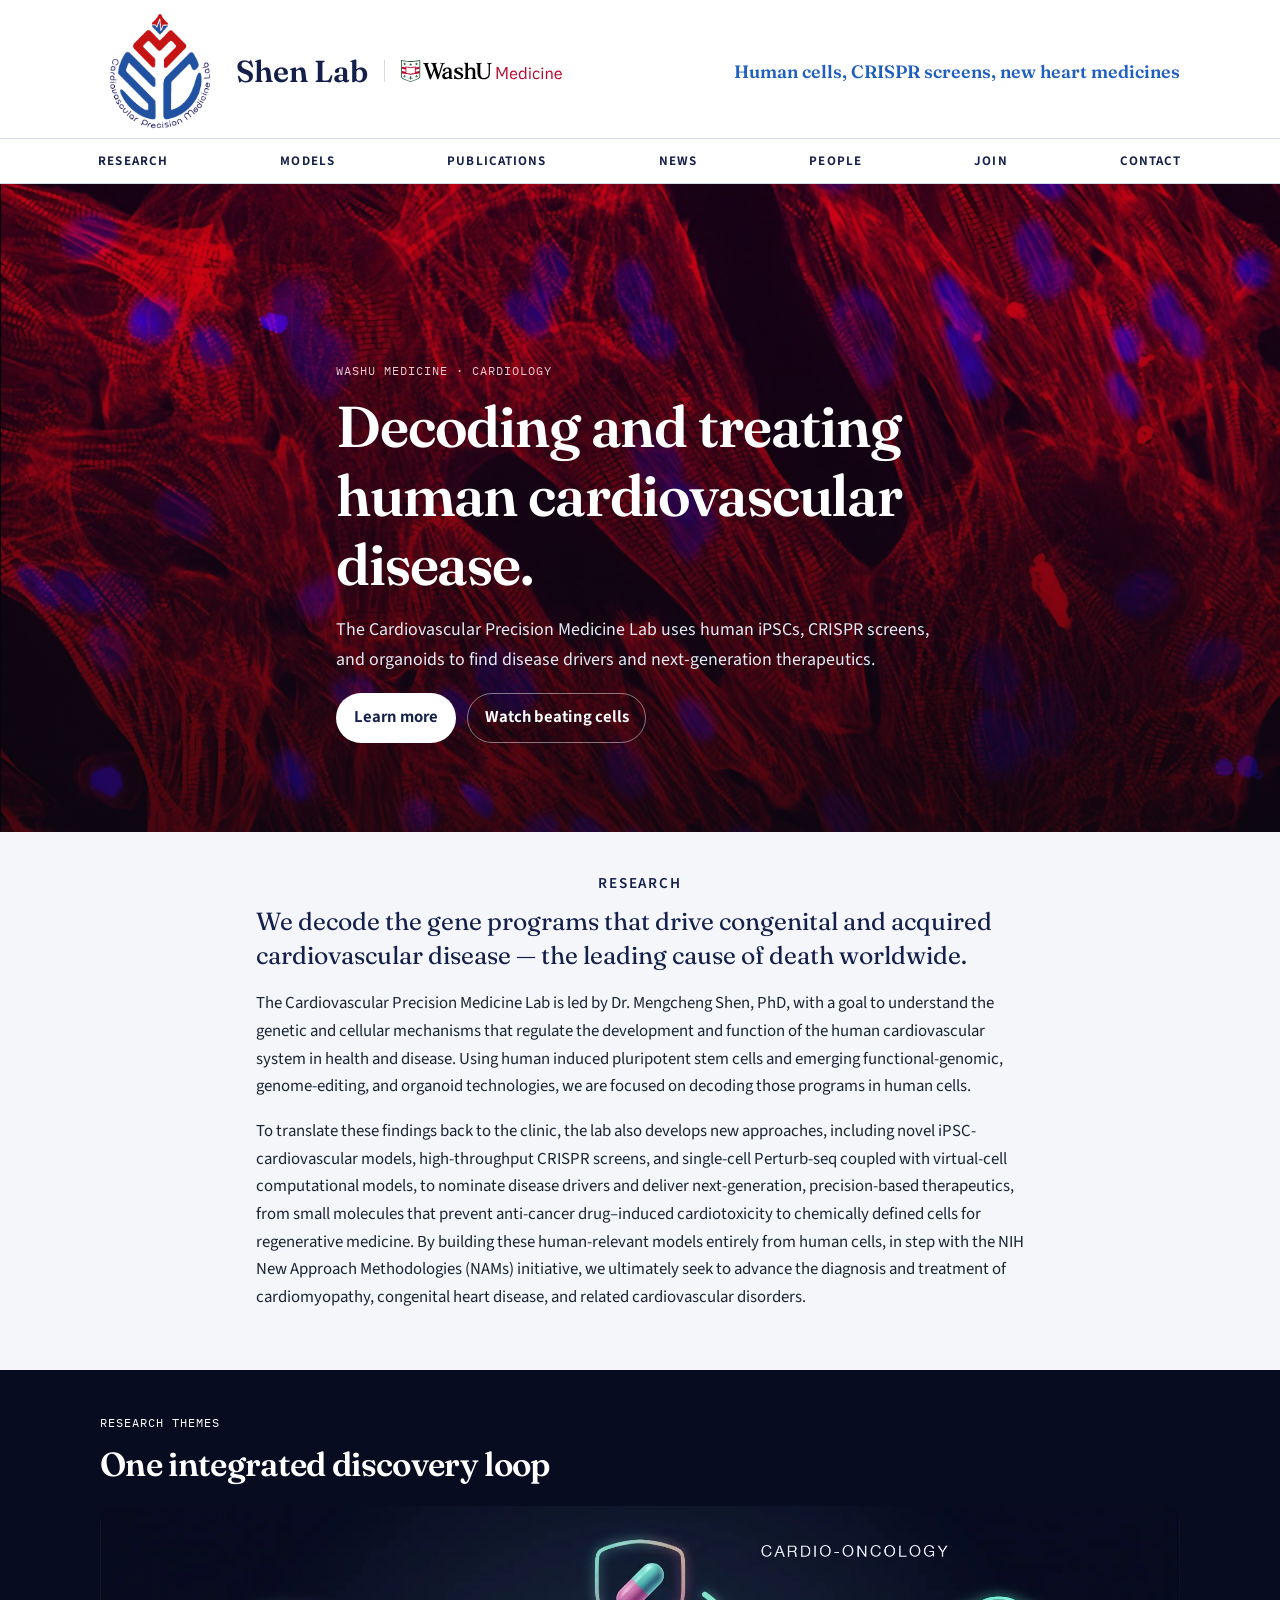
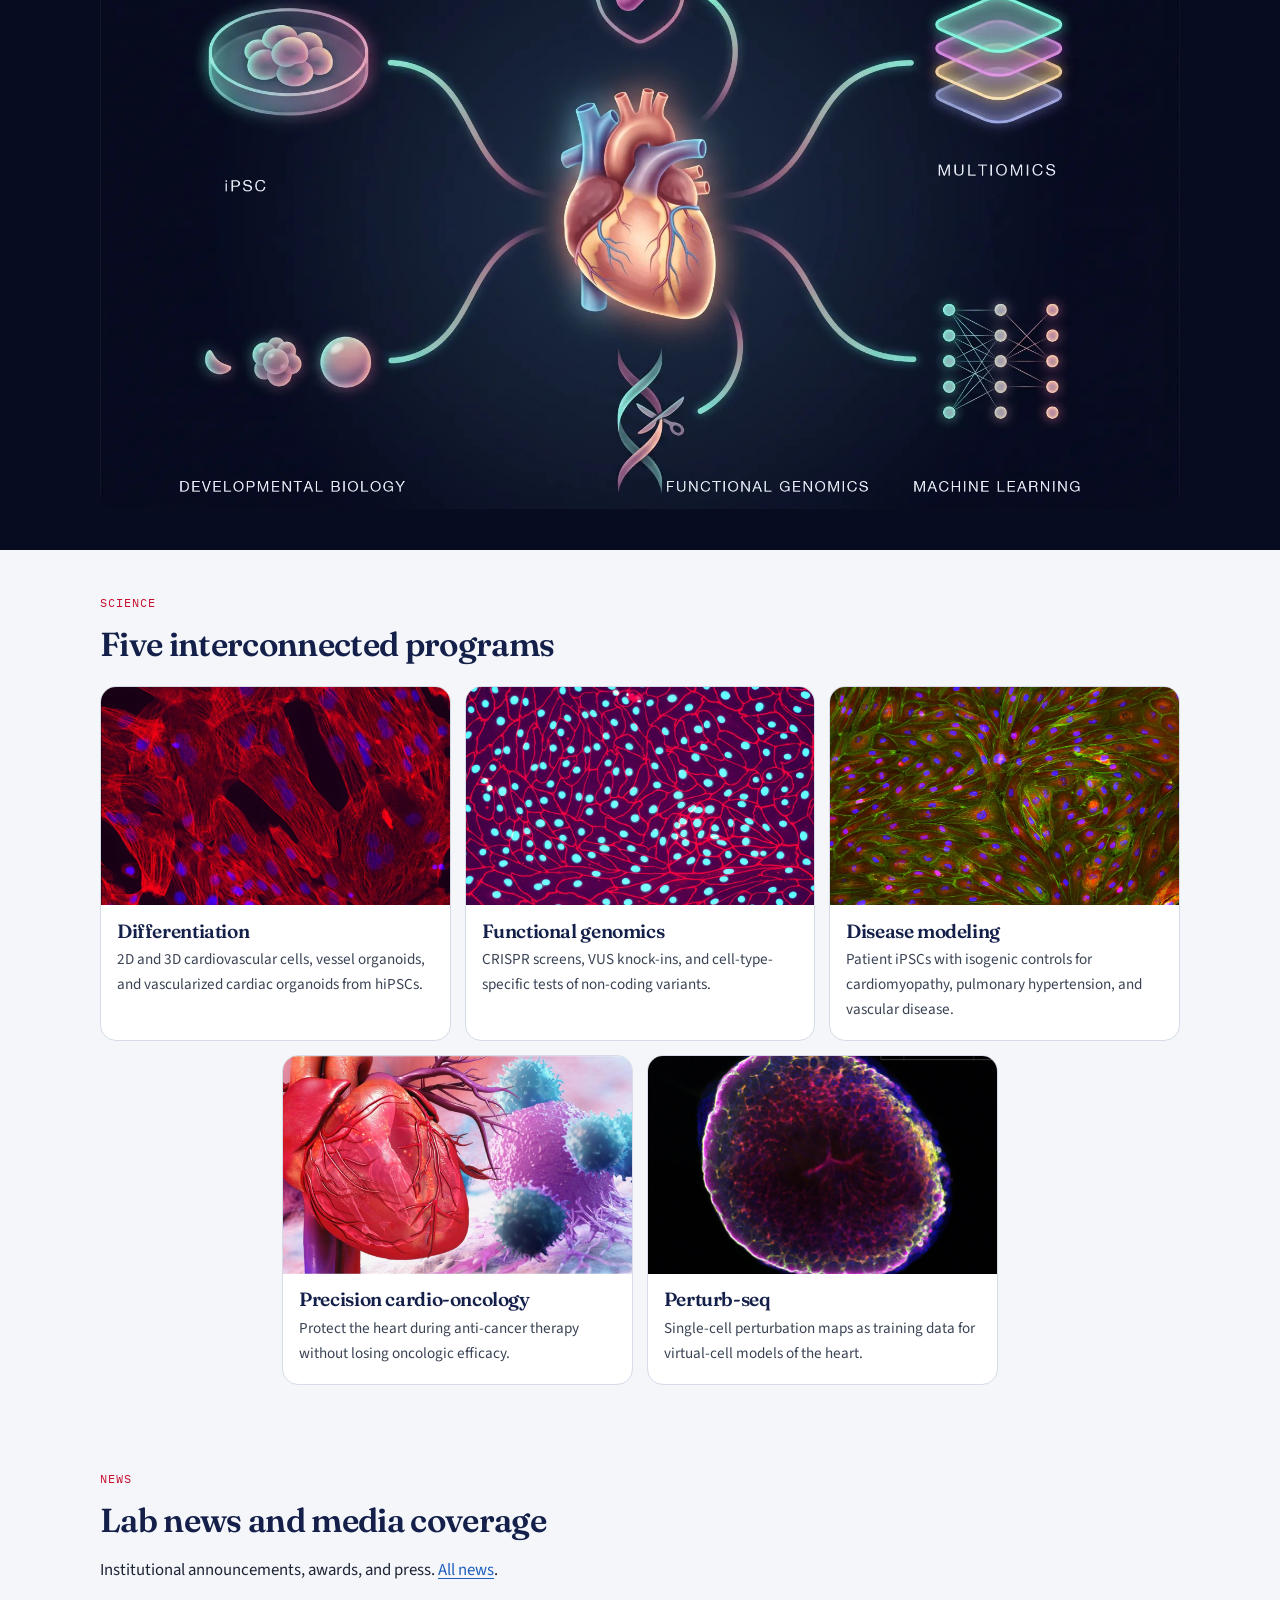
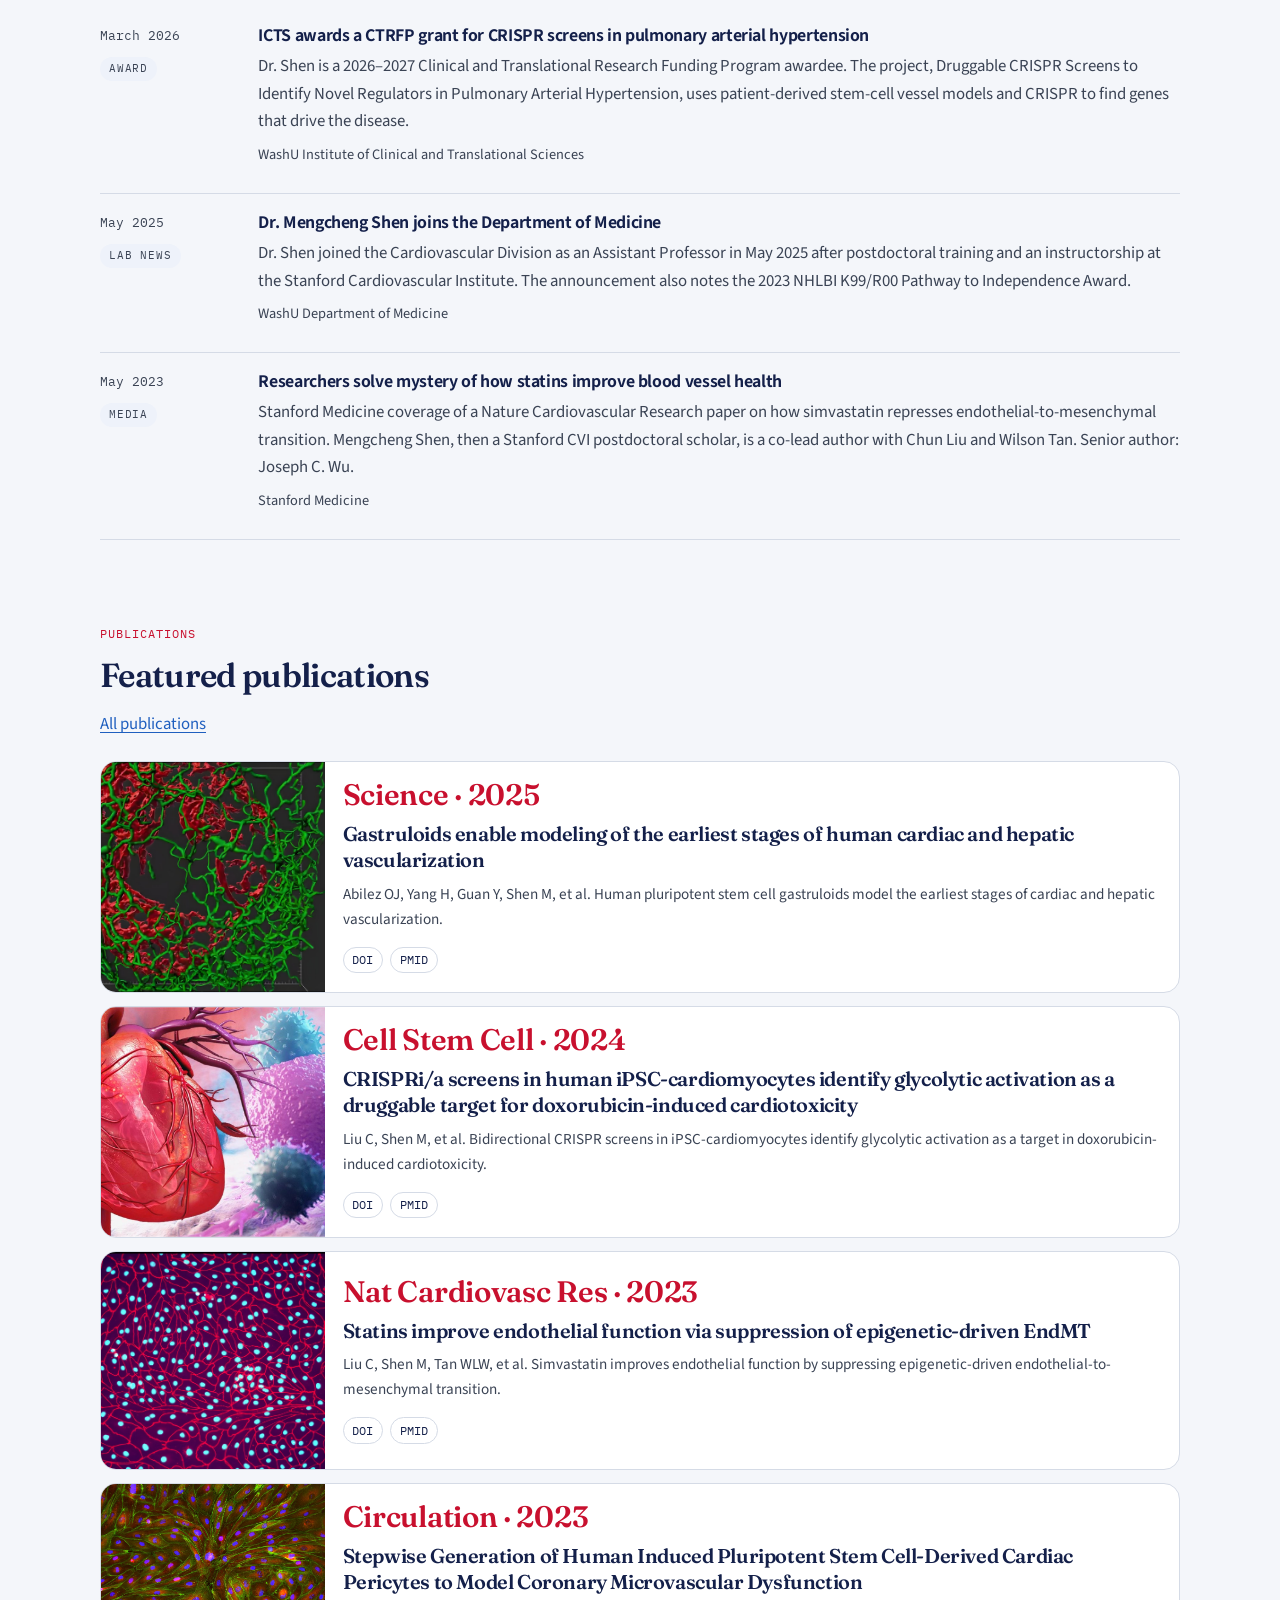
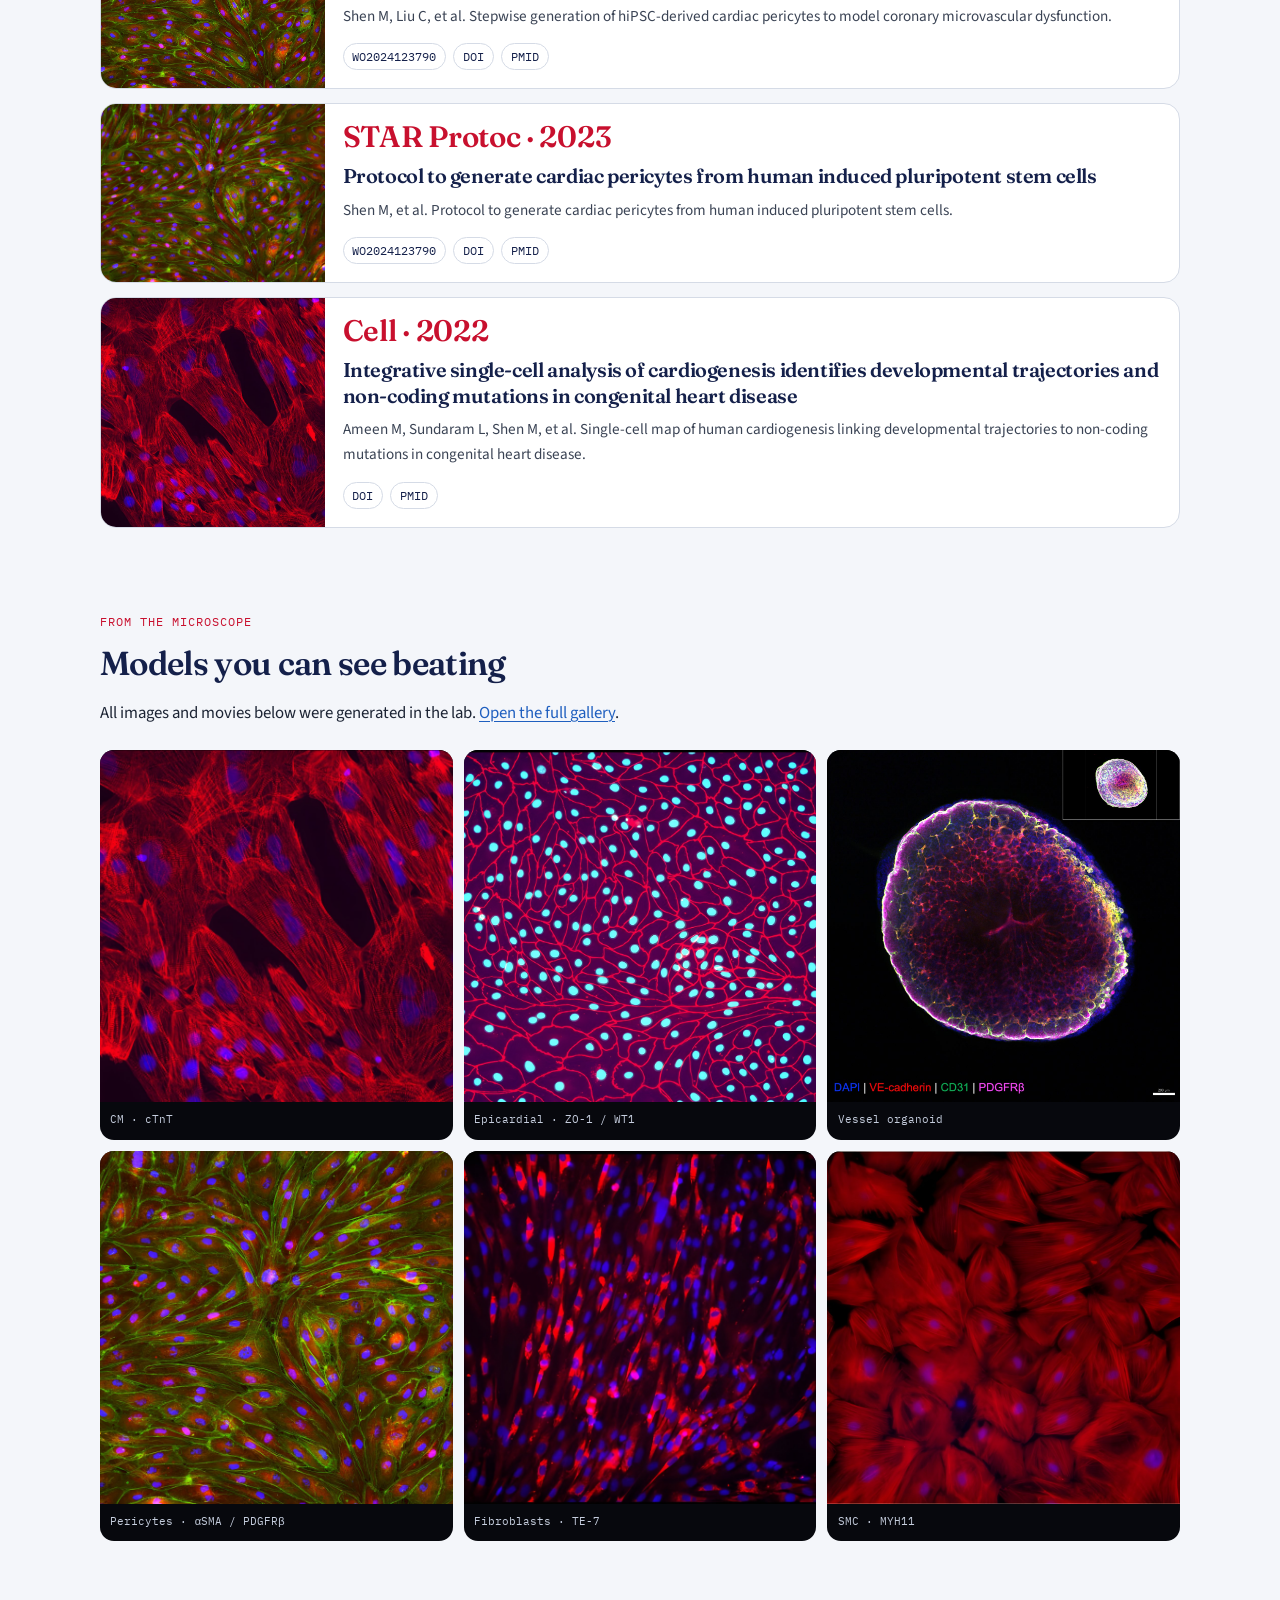
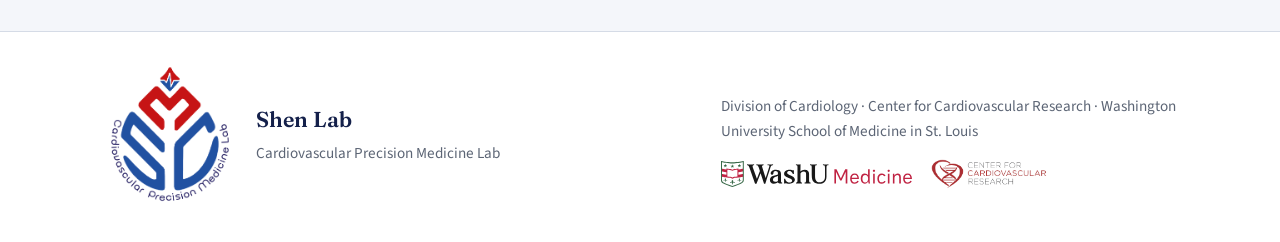
<file: index.html>
<!DOCTYPE html>
<html lang="en">
<head>
  <meta charset="utf-8">
  <meta name="viewport" content="width=device-width, initial-scale=1">
  <title>Shen Lab · Cardiovascular Precision Medicine</title>
  <meta name="description" content="Cardiovascular Precision Medicine Lab at WashU Medicine, led by Mengcheng Shen, PhD.">
  <meta name="robots" content="noindex, nofollow">
  <link rel="canonical" href="https://promedgen.github.io/shen-lab/index.html">
  <meta name="theme-color" content="#14204a">
  <meta property="og:type" content="website">
  <meta property="og:site_name" content="Shen Lab">
  <meta property="og:title" content="Shen Lab · Cardiovascular Precision Medicine">
  <meta property="og:description" content="Cardiovascular Precision Medicine Lab at WashU Medicine, led by Mengcheng Shen, PhD.">
  <meta property="og:url" content="https://promedgen.github.io/shen-lab/index.html">
  <meta property="og:image" content="https://promedgen.github.io/shen-lab/assets/img/cm-ctnt.jpg">
  <meta property="og:image:alt" content="iPSC-derived cardiomyocytes stained for cardiac troponin T">
  <meta name="twitter:card" content="summary_large_image">
  <link rel="icon" href="assets/img/logo.png">
  <link rel="apple-touch-icon" href="assets/img/logo.png">
  <link rel="preconnect" href="https://fonts.googleapis.com">
  <link rel="preconnect" href="https://fonts.gstatic.com" crossorigin>
  <link href="https://fonts.googleapis.com/css2?family=Fraunces:opsz,wght@9..144,500;9..144,600&family=IBM+Plex+Mono:wght@400;500&family=Source+Sans+3:wght@400;600;700&display=swap" rel="stylesheet">
  <link rel="stylesheet" href="css/site.css">
</head>
<body>
  <a class="skip" href="#content">Skip to content</a>
  <header class="site-header">
    <div class="header-top">
      <a class="brand" href="index.html">
        <img src="assets/img/logo.png" alt="Shen Lab logo" width="594" height="669" fetchpriority="high">
        <strong class="brand-name">Shen Lab</strong>
        <img class="brand-washu" src="assets/img/washu-medicine.svg" alt="WashU Medicine" width="470" height="64" loading="lazy" decoding="async">
      </a>
      <p class="tagline">Human cells, CRISPR screens, new heart medicines</p>
      <button class="menu-toggle" type="button" aria-expanded="false" aria-controls="site-nav">Menu</button>
    </div>
    <div class="nav-bar" id="site-nav">
      <nav aria-label="Primary">
        <ul>
            <li><a href="research.html">Research</a></li>
            <li><a href="models.html">Models</a></li>
            <li><a href="publications.html">Publications</a></li>
            <li><a href="news.html">News</a></li>
            <li><a href="people.html">People</a></li>
            <li><a href="join.html">Join</a></li>
            <li><a href="contact.html">Contact</a></li>
        </ul>
      </nav>
    </div>
  </header>
  <main id="content">

    <section class="hero-bleed">
      <img src="assets/img/banners/banner-home.jpg" alt="iPSC-cardiomyocytes stained for cardiac troponin T" fetchpriority="high" width="2560" height="1440" decoding="async">
      <div class="hero-copy">
        <p class="kicker">WashU Medicine · Cardiology</p>
        <h1>Decoding and treating human cardiovascular disease.</h1>
        <p class="lede">The Cardiovascular Precision Medicine Lab uses human iPSCs, CRISPR screens, and organoids to find disease drivers and next-generation therapeutics.</p>
        <div class="hero-actions">
          <a class="btn btn-light" href="research.html">Learn more</a>
          <a class="btn btn-ghost" href="models.html">Watch beating cells</a>
        </div>
      </div>
    </section>

    <section>
      <div class="wrap">
        <div class="mission">
          <h2>Research</h2>
          <p class="mission-lead">We decode the gene programs that drive congenital and acquired cardiovascular disease — the leading cause of death worldwide.</p>
          <p>The Cardiovascular Precision Medicine Lab is led by Dr. Mengcheng Shen, PhD, with a goal to understand the genetic and cellular mechanisms that regulate the development and function of the human cardiovascular system in health and disease. Using human induced pluripotent stem cells and emerging functional-genomic, genome-editing, and organoid technologies, we are focused on decoding those programs in human cells.</p>
          <p>To translate these findings back to the clinic, the lab also develops new approaches, including novel iPSC-cardiovascular models, high-throughput CRISPR screens, and single-cell Perturb-seq coupled with virtual-cell computational models, to nominate disease drivers and deliver next-generation, precision-based therapeutics, from small molecules that prevent anti-cancer drug–induced cardiotoxicity to chemically defined cells for regenerative medicine. By building these human-relevant models entirely from human cells, in step with the NIH New Approach Methodologies (NAMs) initiative, we ultimately seek to advance the diagnosis and treatment of cardiomyopathy, congenital heart disease, and related cardiovascular disorders.</p>
        </div>
      </div>
    </section>

    <section class="theme-band">
      <div class="wrap">
        <div class="section-head">
          <p class="kicker">Research themes</p>
          <h2>One integrated discovery loop</h2>
        </div>
        <figure class="theme-figure">
          <img src="assets/img/research-themes.jpg" alt="Schematic of the lab's research themes: iPSC, developmental biology, functional genomics, multiomics, machine learning, and cardio-oncology" width="2048" height="1143" loading="lazy" decoding="async">
        </figure>
      </div>
    </section>

    <section>
      <div class="wrap">
        <div class="section-head">
          <p class="kicker">Science</p>
          <h2>Five interconnected programs</h2>
        </div>
        <div class="programs">
          <a class="program" href="research.html#differentiation">
            <img src="assets/img/cm-ctnt.jpg" alt="iPSC-cardiomyocytes" width="2000" height="1497" decoding="async" loading="lazy">
            <div>
              <h3>Differentiation</h3>
              <p>2D and 3D cardiovascular cells, vessel organoids, and vascularized cardiac organoids from hiPSCs.</p>
            </div>
          </a>
          <a class="program" href="research.html#genomics">
            <img src="assets/img/epicardial.jpg" alt="iPSC-epicardial cells" width="2000" height="1931" decoding="async" loading="lazy">
            <div>
              <h3>Functional genomics</h3>
              <p>CRISPR screens, VUS knock-ins, and cell-type-specific tests of non-coding variants.</p>
            </div>
          </a>
          <a class="program" href="research.html#modeling">
            <img src="assets/img/pericytes.jpg" alt="iPSC-cardiac pericytes" width="2000" height="1496" decoding="async" loading="lazy">
            <div>
              <h3>Disease modeling</h3>
              <p>Patient iPSCs with isogenic controls for cardiomyopathy, pulmonary hypertension, and vascular disease.</p>
            </div>
          </a>
          <a class="program" href="research.html#cardio-oncology">
            <img src="assets/img/cardio-oncology.jpg" alt="Cardio-oncology illustration" width="1400" height="757" decoding="async" loading="lazy">
            <div>
              <h3>Precision cardio-oncology</h3>
              <p>Protect the heart during anti-cancer therapy without losing oncologic efficacy.</p>
            </div>
          </a>
          <a class="program" href="research.html#perturb-seq">
            <img src="assets/img/vessel-organoid.jpg" alt="iPSC vessel organoid" width="1400" height="1406" decoding="async" loading="lazy">
            <div>
              <h3>Perturb-seq</h3>
              <p>Single-cell perturbation maps as training data for virtual-cell models of the heart.</p>
            </div>
          </a>
        </div>
      </div>
    </section>


    <section>
      <div class="wrap">
        <div class="section-head">
          <p class="kicker">News</p>
          <h2>Lab news and media coverage</h2>
          <p>Institutional announcements, awards, and press. <a href="news.html">All news</a>.</p>
        </div>
        <div class="news-list">
        <article class="news-item">
          <div class="news-meta">
            <p class="news-date">March 2026</p>
            <p class="news-kind">Award</p>
          </div>
          <div>
            <h3 class="news-title"><a href="https://icts.wustl.edu/icts-announces-2026-2027-ctrfp-awardees/">ICTS awards a CTRFP grant for CRISPR screens in pulmonary arterial hypertension</a></h3>
            <p>Dr. Shen is a 2026–2027 Clinical and Translational Research Funding Program awardee. The project, Druggable CRISPR Screens to Identify Novel Regulators in Pulmonary Arterial Hypertension, uses patient-derived stem-cell vessel models and CRISPR to find genes that drive the disease.</p>
            <p class="news-source">WashU Institute of Clinical and Translational Sciences</p>
          </div>
        </article>
        <article class="news-item">
          <div class="news-meta">
            <p class="news-date">May 2025</p>
            <p class="news-kind">Lab news</p>
          </div>
          <div>
            <h3 class="news-title"><a href="https://internalmedicine.wustl.edu/dr-mengcheng-shen-joins-the-department-of-medicine/">Dr. Mengcheng Shen joins the Department of Medicine</a></h3>
            <p>Dr. Shen joined the Cardiovascular Division as an Assistant Professor in May 2025 after postdoctoral training and an instructorship at the Stanford Cardiovascular Institute. The announcement also notes the 2023 NHLBI K99/R00 Pathway to Independence Award.</p>
            <p class="news-source">WashU Department of Medicine</p>
          </div>
        </article>
        <article class="news-item">
          <div class="news-meta">
            <p class="news-date">May 2023</p>
            <p class="news-kind">Media</p>
          </div>
          <div>
            <h3 class="news-title"><a href="https://med.stanford.edu/news/all-news/2023/05/statins-cardiovascular-vessels.html">Researchers solve mystery of how statins improve blood vessel health</a></h3>
            <p>Stanford Medicine coverage of a Nature Cardiovascular Research paper on how simvastatin represses endothelial-to-mesenchymal transition. Mengcheng Shen, then a Stanford CVI postdoctoral scholar, is a co-lead author with Chun Liu and Wilson Tan. Senior author: Joseph C. Wu.</p>
            <p class="news-source">Stanford Medicine</p>
          </div>
        </article>
        </div>
      </div>
    </section>


    <section>
      <div class="wrap">
        <div class="section-head">
          <p class="kicker">Publications</p>
          <h2>Featured publications</h2>
          <p><a href="publications.html">All publications</a></p>
        </div>
        <div class="featured-grid">
        <article class="pub pub-feature">
          <figure class="pub-feature-media">
            <img src="assets/img/vascularized-organoids-poster.jpg" alt="Vascularized cardiac organoid from the Science paper" width="1440" height="1080" decoding="async" loading="lazy">
          </figure>
          <div class="pub-feature-body">
            <p class="journal">Science · 2025</p>
            <h3>Gastruloids enable modeling of the earliest stages of human cardiac and hepatic vascularization</h3>
            <p>Abilez OJ, Yang H, Guan Y, Shen M, et al. Human pluripotent stem cell gastruloids model the earliest stages of cardiac and hepatic vascularization.</p>
            <div class="chips"><a class="chip" href="https://doi.org/10.1126/science.adu9375">DOI</a><a class="chip" href="https://pubmed.ncbi.nlm.nih.gov/40472086/">PMID</a>
            </div>
          </div>
        </article>
        <article class="pub pub-feature">
          <figure class="pub-feature-media">
            <img src="assets/img/cardio-oncology.jpg" alt="Cardio-oncology research illustration" width="1400" height="757" decoding="async" loading="lazy">
          </figure>
          <div class="pub-feature-body">
            <p class="journal">Cell Stem Cell · 2024</p>
            <h3>CRISPRi/a screens in human iPSC-cardiomyocytes identify glycolytic activation as a druggable target for doxorubicin-induced cardiotoxicity</h3>
            <p>Liu C, Shen M, et al. Bidirectional CRISPR screens in iPSC-cardiomyocytes identify glycolytic activation as a target in doxorubicin-induced cardiotoxicity.</p>
            <div class="chips"><a class="chip" href="https://doi.org/10.1016/j.stem.2024.10.007">DOI</a><a class="chip" href="https://pubmed.ncbi.nlm.nih.gov/39515331/">PMID</a>
            </div>
          </div>
        </article>
        <article class="pub pub-feature">
          <figure class="pub-feature-media">
            <img src="assets/img/epicardial.jpg" alt="iPSC-epicardial cells stained for ZO-1 and WT1" width="2000" height="1931" decoding="async" loading="lazy">
          </figure>
          <div class="pub-feature-body">
            <p class="journal">Nat Cardiovasc Res · 2023</p>
            <h3>Statins improve endothelial function via suppression of epigenetic-driven EndMT</h3>
            <p>Liu C, Shen M, Tan WLW, et al. Simvastatin improves endothelial function by suppressing epigenetic-driven endothelial-to-mesenchymal transition.</p>
            <div class="chips"><a class="chip" href="https://doi.org/10.1038/s44161-023-00267-1">DOI</a><a class="chip" href="https://pubmed.ncbi.nlm.nih.gov/37693816/">PMID</a>
            </div>
          </div>
        </article>
        <article class="pub pub-feature">
          <figure class="pub-feature-media">
            <img src="assets/img/pericytes.jpg" alt="iPSC-derived cardiac pericytes" width="2000" height="1496" decoding="async" loading="lazy">
          </figure>
          <div class="pub-feature-body">
            <p class="journal">Circulation · 2023</p>
            <h3>Stepwise Generation of Human Induced Pluripotent Stem Cell-Derived Cardiac Pericytes to Model Coronary Microvascular Dysfunction</h3>
            <p>Shen M, Liu C, et al. Stepwise generation of hiPSC-derived cardiac pericytes to model coronary microvascular dysfunction.</p>
            <div class="chips"><a class="chip" href="https://patentscope.wipo.int/search/en/detail.jsf?docId=WO2024123790">WO2024123790</a><a class="chip" href="https://doi.org/10.1161/CIRCULATIONAHA.122.061770">DOI</a><a class="chip" href="https://pubmed.ncbi.nlm.nih.gov/36745700/">PMID</a>
            </div>
          </div>
        </article>
        <article class="pub pub-feature">
          <figure class="pub-feature-media">
            <img src="assets/img/pericytes.jpg" alt="iPSC-derived cardiac pericytes for protocol" width="2000" height="1496" decoding="async" loading="lazy">
          </figure>
          <div class="pub-feature-body">
            <p class="journal">STAR Protoc · 2023</p>
            <h3>Protocol to generate cardiac pericytes from human induced pluripotent stem cells</h3>
            <p>Shen M, et al. Protocol to generate cardiac pericytes from human induced pluripotent stem cells.</p>
            <div class="chips"><a class="chip" href="https://techfinder.stanford.edu/technology/method-generate-cardiac-pericytes-human-induced-pluripotent-stem-cells">WO2024123790</a><a class="chip" href="https://doi.org/10.1016/j.xpro.2023.102256">DOI</a><a class="chip" href="https://pubmed.ncbi.nlm.nih.gov/37119139/">PMID</a>
            </div>
          </div>
        </article>
        <article class="pub pub-feature">
          <figure class="pub-feature-media">
            <img src="assets/img/cm-ctnt.jpg" alt="iPSC-cardiomyocytes stained for cardiac troponin T" width="2000" height="1497" decoding="async" loading="lazy">
          </figure>
          <div class="pub-feature-body">
            <p class="journal">Cell · 2022</p>
            <h3>Integrative single-cell analysis of cardiogenesis identifies developmental trajectories and non-coding mutations in congenital heart disease</h3>
            <p>Ameen M, Sundaram L, Shen M, et al. Single-cell map of human cardiogenesis linking developmental trajectories to non-coding mutations in congenital heart disease.</p>
            <div class="chips"><a class="chip" href="https://doi.org/10.1016/j.cell.2022.11.028">DOI</a><a class="chip" href="https://pubmed.ncbi.nlm.nih.gov/36563664/">PMID</a>
            </div>
          </div>
        </article>
        </div>
      </div>
    </section>

    <section>
      <div class="wrap">
        <div class="section-head">
          <p class="kicker">From the microscope</p>
          <h2>Models you can see beating</h2>
          <p>All images and movies below were generated in the lab. <a href="models.html">Open the full gallery</a>.</p>
        </div>
        <div class="mosaic">
          <a class="tile" href="models.html">
            <img src="assets/img/cm-ctnt.jpg" alt="iPSC-cardiomyocytes, cardiac troponin T" width="2000" height="1497" decoding="async" loading="lazy">
            <span>CM · cTnT</span>
          </a>
          <a class="tile" href="models.html">
            <img src="assets/img/epicardial.jpg" alt="iPSC-epicardial cells" width="2000" height="1931" decoding="async" loading="lazy">
            <span>Epicardial · ZO-1 / WT1</span>
          </a>
          <a class="tile" href="models.html">
            <img src="assets/img/vessel-organoid.jpg" alt="iPSC vessel organoid" width="1400" height="1406" decoding="async" loading="lazy">
            <span>Vessel organoid</span>
          </a>
          <a class="tile" href="models.html">
            <img src="assets/img/pericytes.jpg" alt="iPSC-cardiac pericytes" width="2000" height="1496" decoding="async" loading="lazy">
            <span>Pericytes · αSMA / PDGFRβ</span>
          </a>
          <a class="tile" href="models.html">
            <img src="assets/img/fibroblasts.jpg" alt="iPSC-cardiac fibroblasts" width="2000" height="1520" decoding="async" loading="lazy">
            <span>Fibroblasts · TE-7</span>
          </a>
          <a class="tile" href="models.html">
            <img src="assets/img/smc-myh11.jpg" alt="iPSC-cardiac smooth muscle cells" width="1997" height="2000" decoding="async" loading="lazy">
            <span>SMC · MYH11</span>
          </a>
        </div>
      </div>
    </section>

  </main>
  <footer class="site-footer">
    <div class="wrap footer-inner">
      <a class="footer-brand" href="index.html">
        <img src="assets/img/logo.png" alt="Shen Lab, Cardiovascular Precision Medicine Lab" width="594" height="669" loading="lazy" decoding="async">
        <span class="footer-brand-text">
          <strong>Shen Lab</strong>
          <span>Cardiovascular Precision Medicine Lab</span>
        </span>
      </a>
      <div class="footer-affiliations">
        <p class="footer-copy">Division of Cardiology · Center for Cardiovascular Research · Washington University School of Medicine in St. Louis</p>
        <div class="affiliations">
          <img class="logo-washu" src="assets/img/washu-medicine.svg" alt="WashU Medicine" width="470" height="64" loading="lazy" decoding="async">
          <img class="logo-cvr" src="assets/img/cvr-center.png" alt="Center for Cardiovascular Research" width="363" height="92" loading="lazy" decoding="async">
        </div>
      </div>
    </div>
  </footer>
  <script src="js/site.js"></script>

</body>
</html>
</file>
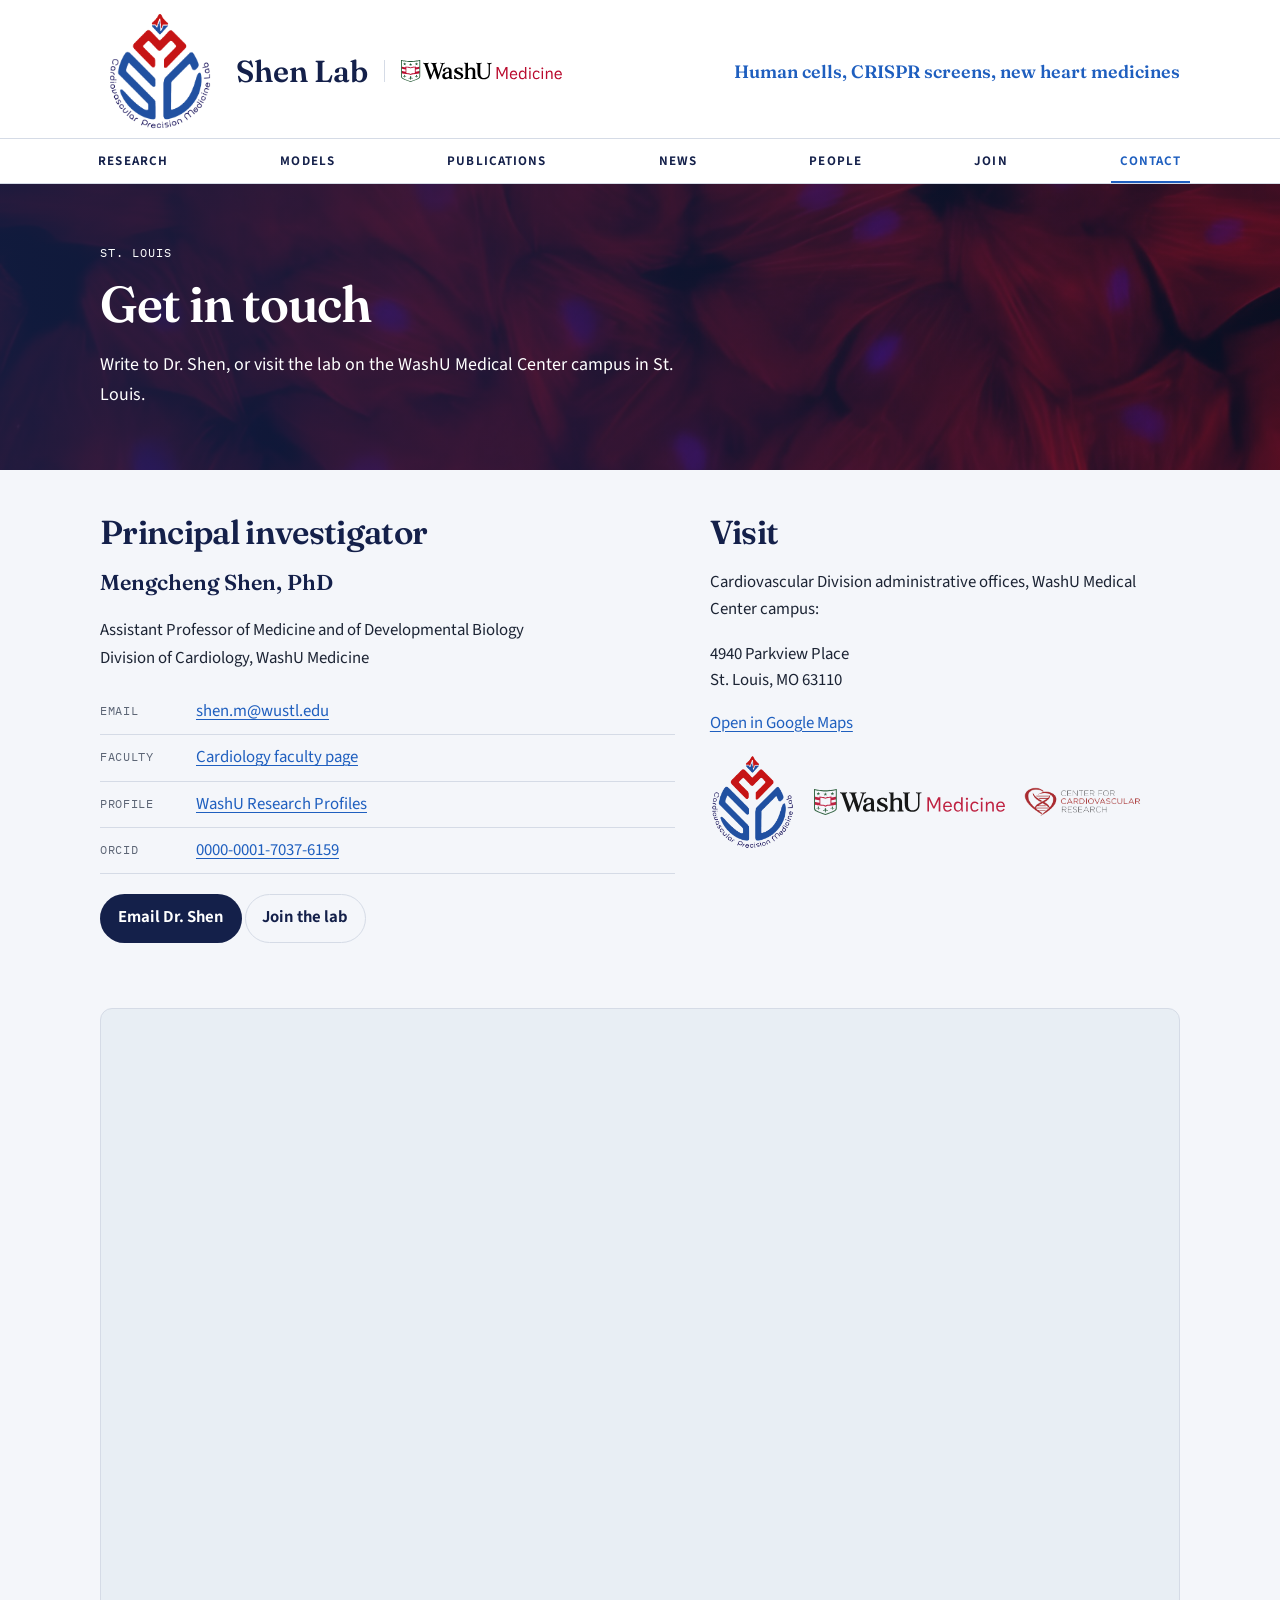
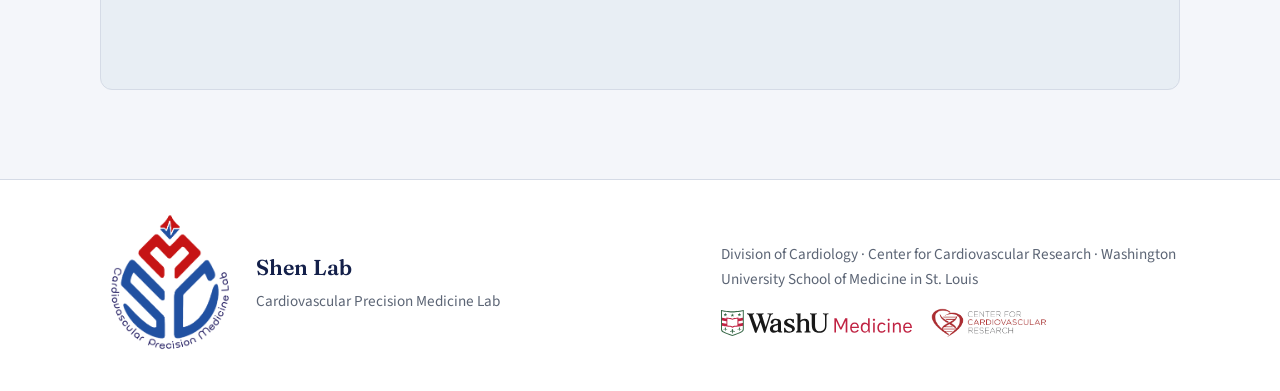
<file: contact.html>
<!DOCTYPE html>
<html lang="en">
<head>
  <meta charset="utf-8">
  <meta name="viewport" content="width=device-width, initial-scale=1">
  <title>Contact · Shen Lab</title>
  <meta name="description" content="Contact the Cardiovascular Precision Medicine Lab at WashU Medicine.">
  <meta name="robots" content="noindex, nofollow">
  <link rel="canonical" href="https://promedgen.github.io/shen-lab/contact.html">
  <meta name="theme-color" content="#14204a">
  <meta property="og:type" content="website">
  <meta property="og:site_name" content="Shen Lab">
  <meta property="og:title" content="Contact · Shen Lab">
  <meta property="og:description" content="Contact the Cardiovascular Precision Medicine Lab at WashU Medicine.">
  <meta property="og:url" content="https://promedgen.github.io/shen-lab/contact.html">
  <meta property="og:image" content="https://promedgen.github.io/shen-lab/assets/img/cm-ctnt.jpg">
  <meta property="og:image:alt" content="iPSC-derived cardiomyocytes stained for cardiac troponin T">
  <meta name="twitter:card" content="summary_large_image">
  <link rel="icon" href="assets/img/logo.png">
  <link rel="apple-touch-icon" href="assets/img/logo.png">
  <link rel="preconnect" href="https://fonts.googleapis.com">
  <link rel="preconnect" href="https://fonts.gstatic.com" crossorigin>
  <link href="https://fonts.googleapis.com/css2?family=Fraunces:opsz,wght@9..144,500;9..144,600&family=IBM+Plex+Mono:wght@400;500&family=Source+Sans+3:wght@400;600;700&display=swap" rel="stylesheet">
  <link rel="stylesheet" href="css/site.css">
</head>
<body>
  <a class="skip" href="#content">Skip to content</a>
  <header class="site-header">
    <div class="header-top">
      <a class="brand" href="index.html">
        <img src="assets/img/logo.png" alt="Shen Lab logo" width="594" height="669" fetchpriority="high">
        <strong class="brand-name">Shen Lab</strong>
        <img class="brand-washu" src="assets/img/washu-medicine.svg" alt="WashU Medicine" width="470" height="64" loading="lazy" decoding="async">
      </a>
      <p class="tagline">Human cells, CRISPR screens, new heart medicines</p>
      <button class="menu-toggle" type="button" aria-expanded="false" aria-controls="site-nav">Menu</button>
    </div>
    <div class="nav-bar" id="site-nav">
      <nav aria-label="Primary">
        <ul>
            <li><a href="research.html">Research</a></li>
            <li><a href="models.html">Models</a></li>
            <li><a href="publications.html">Publications</a></li>
            <li><a href="news.html">News</a></li>
            <li><a href="people.html">People</a></li>
            <li><a href="join.html">Join</a></li>
            <li><a href="contact.html" aria-current="page">Contact</a></li>
        </ul>
      </nav>
    </div>
  </header>
  <main id="content">

    <header class="masthead mast-contact">
      <div class="wrap">
        <p class="kicker">St. Louis</p>
        <h1>Get in touch</h1>
        <p class="lede">Write to Dr. Shen, or visit the lab on the WashU Medical Center campus in St. Louis.</p>
      </div>
    </header>

    <section>
      <div class="wrap contact-grid">
        <div>
          <h2>Principal investigator</h2>
          <p class="contact-name">Mengcheng Shen, PhD</p>
          <p>Assistant Professor of Medicine and of Developmental Biology<br>Division of Cardiology, WashU Medicine</p>
          <dl class="contact-dl">
            <div>
              <dt>Email</dt>
              <dd><a href="mailto:shen.m@wustl.edu">shen.m@wustl.edu</a></dd>
            </div>
            <div>
              <dt>Faculty</dt>
              <dd><a href="https://cardiology.wustl.edu/people/mengcheng-shen-phd/">Cardiology faculty page</a></dd>
            </div>
            <div>
              <dt>Profile</dt>
              <dd><a href="https://profiles.wustl.edu/en/persons/mengcheng-shen">WashU Research Profiles</a></dd>
            </div>
            <div>
              <dt>ORCID</dt>
              <dd><a href="https://orcid.org/0000-0001-7037-6159">0000-0001-7037-6159</a></dd>
            </div>
          </dl>
          <p><a class="btn btn-primary" href="mailto:shen.m@wustl.edu">Email Dr. Shen</a> <a class="btn btn-ghost" href="join.html">Join the lab</a></p>
        </div>
        <div>
          <h2>Visit</h2>
          <p>Cardiovascular Division administrative offices, WashU Medical Center campus:</p>
          <p class="contact-address">
            4940 Parkview Place<br>
            St. Louis, MO 63110
          </p>
          <p><a href="https://maps.google.com/?q=4940+Parkview+Place,+St.+Louis,+MO+63110">Open in Google Maps</a></p>
          <div class="affiliations">
            <img class="logo-lab" src="assets/img/logo.png" alt="Shen Lab logo" width="594" height="669" decoding="async" loading="lazy">
            <img class="logo-washu" src="assets/img/washu-medicine.svg" alt="WashU Medicine" width="470" height="64" decoding="async" loading="lazy">
            <img class="logo-cvr" src="assets/img/cvr-center.png" alt="Center for Cardiovascular Research" width="363" height="92" decoding="async" loading="lazy">
          </div>
        </div>
      </div>
    </section>

    <section class="map-band">
      <div class="wrap">
        <div class="map-embed map-embed-large">
          <iframe title="Map of WashU Medical Center, 4940 Parkview Place, St. Louis"
            src="https://www.google.com/maps/embed?pb=!1m18!1m12!1m3!1d3116.4!2d-90.2638319!3d38.6382822!2m3!1f0!2f0!3f0!3m2!1i1024!2i768!4f13.1!3m3!1m2!1s0x87d8b4c6%3A0x0!2s4940%20Parkview%20Place%2C%20St.%20Louis%2C%20MO%2063110!5e0!3m2!1sen!2sus!4v1710000000000!5m2!1sen!2sus"
            loading="lazy"
            referrerpolicy="no-referrer-when-downgrade"
            allowfullscreen></iframe>
        </div>
      </div>
    </section>

  </main>
  <footer class="site-footer">
    <div class="wrap footer-inner">
      <a class="footer-brand" href="index.html">
        <img src="assets/img/logo.png" alt="Shen Lab, Cardiovascular Precision Medicine Lab" width="594" height="669" loading="lazy" decoding="async">
        <span class="footer-brand-text">
          <strong>Shen Lab</strong>
          <span>Cardiovascular Precision Medicine Lab</span>
        </span>
      </a>
      <div class="footer-affiliations">
        <p class="footer-copy">Division of Cardiology · Center for Cardiovascular Research · Washington University School of Medicine in St. Louis</p>
        <div class="affiliations">
          <img class="logo-washu" src="assets/img/washu-medicine.svg" alt="WashU Medicine" width="470" height="64" loading="lazy" decoding="async">
          <img class="logo-cvr" src="assets/img/cvr-center.png" alt="Center for Cardiovascular Research" width="363" height="92" loading="lazy" decoding="async">
        </div>
      </div>
    </div>
  </footer>
  <script src="js/site.js"></script>

</body>
</html>
</file>
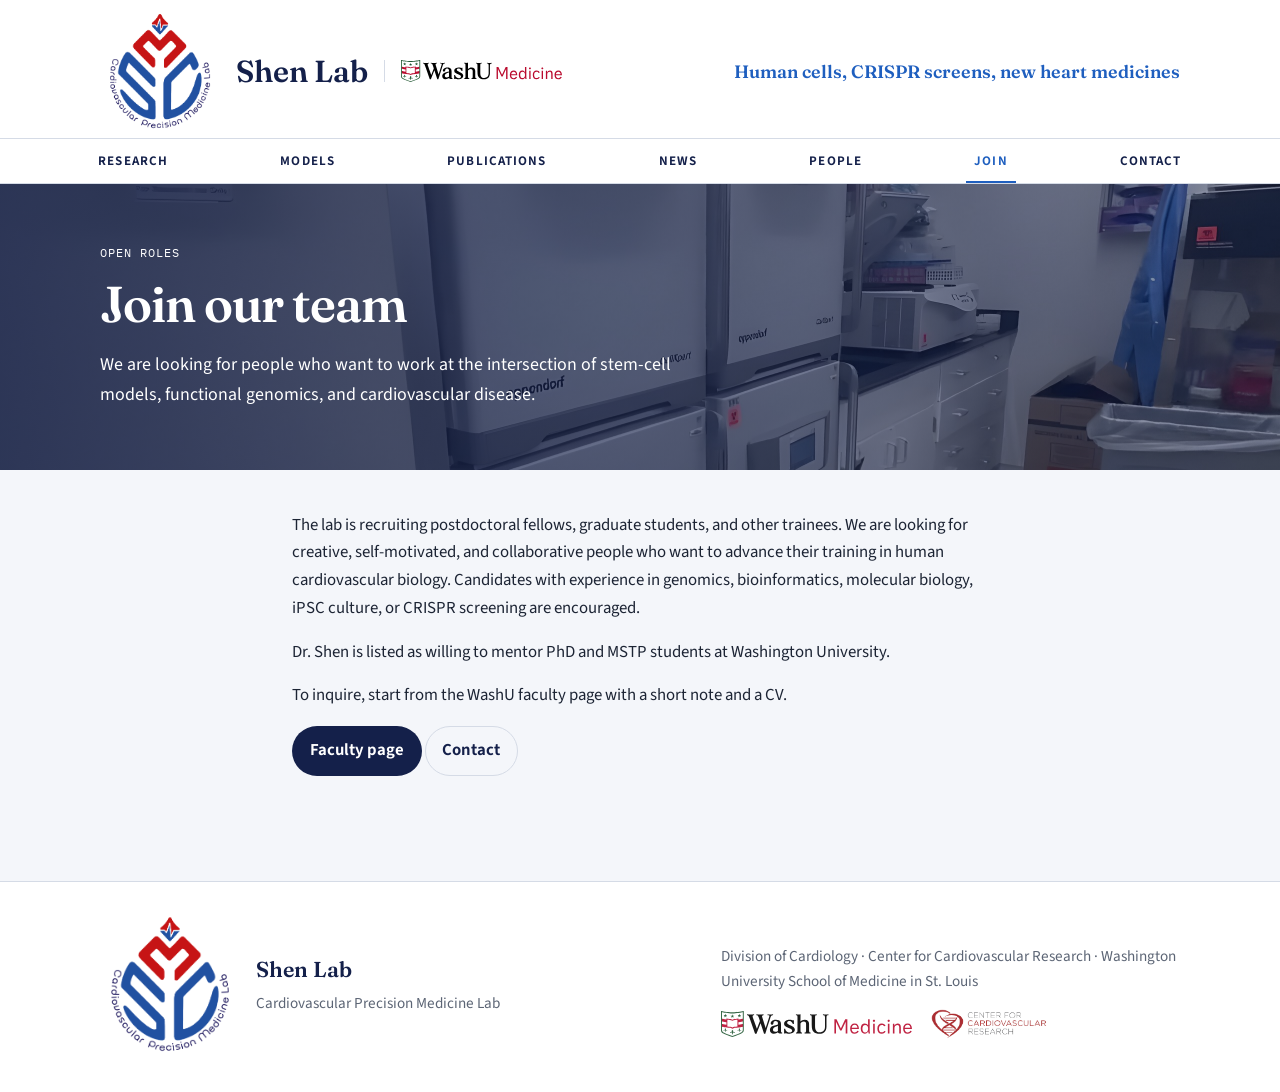
<file: join.html>
<!DOCTYPE html>
<html lang="en">
<head>
  <meta charset="utf-8">
  <meta name="viewport" content="width=device-width, initial-scale=1">
  <title>Join · Shen Lab</title>
  <meta name="description" content="Join the Cardiovascular Precision Medicine Lab at Washington University School of Medicine.">
  <meta name="robots" content="noindex, nofollow">
  <link rel="canonical" href="https://promedgen.github.io/shen-lab/join.html">
  <meta name="theme-color" content="#14204a">
  <meta property="og:type" content="website">
  <meta property="og:site_name" content="Shen Lab">
  <meta property="og:title" content="Join · Shen Lab">
  <meta property="og:description" content="Join the Cardiovascular Precision Medicine Lab at Washington University School of Medicine.">
  <meta property="og:url" content="https://promedgen.github.io/shen-lab/join.html">
  <meta property="og:image" content="https://promedgen.github.io/shen-lab/assets/img/cm-ctnt.jpg">
  <meta property="og:image:alt" content="iPSC-derived cardiomyocytes stained for cardiac troponin T">
  <meta name="twitter:card" content="summary_large_image">
  <link rel="icon" href="assets/img/logo.png">
  <link rel="apple-touch-icon" href="assets/img/logo.png">
  <link rel="preconnect" href="https://fonts.googleapis.com">
  <link rel="preconnect" href="https://fonts.gstatic.com" crossorigin>
  <link href="https://fonts.googleapis.com/css2?family=Fraunces:opsz,wght@9..144,500;9..144,600&family=IBM+Plex+Mono:wght@400;500&family=Source+Sans+3:wght@400;600;700&display=swap" rel="stylesheet">
  <link rel="stylesheet" href="css/site.css">
</head>
<body>
  <a class="skip" href="#content">Skip to content</a>
  <header class="site-header">
    <div class="header-top">
      <a class="brand" href="index.html">
        <img src="assets/img/logo.png" alt="Shen Lab logo" width="594" height="669" fetchpriority="high">
        <strong class="brand-name">Shen Lab</strong>
        <img class="brand-washu" src="assets/img/washu-medicine.svg" alt="WashU Medicine" width="470" height="64" loading="lazy" decoding="async">
      </a>
      <p class="tagline">Human cells, CRISPR screens, new heart medicines</p>
      <button class="menu-toggle" type="button" aria-expanded="false" aria-controls="site-nav">Menu</button>
    </div>
    <div class="nav-bar" id="site-nav">
      <nav aria-label="Primary">
        <ul>
            <li><a href="research.html">Research</a></li>
            <li><a href="models.html">Models</a></li>
            <li><a href="publications.html">Publications</a></li>
            <li><a href="news.html">News</a></li>
            <li><a href="people.html">People</a></li>
            <li><a href="join.html" aria-current="page">Join</a></li>
            <li><a href="contact.html">Contact</a></li>
        </ul>
      </nav>
    </div>
  </header>
  <main id="content">

    <header class="masthead mast-join">
      <div class="wrap">
        <p class="kicker">Open roles</p>
        <h1>Join our team</h1>
        <p class="lede">We are looking for people who want to work at the intersection of stem-cell models, functional genomics, and cardiovascular disease.</p>
      </div>
    </header>

    <section>
      <div class="wrap prose">
        <p>The lab is recruiting postdoctoral fellows, graduate students, and other trainees. We are looking for creative, self-motivated, and collaborative people who want to advance their training in human cardiovascular biology. Candidates with experience in genomics, bioinformatics, molecular biology, iPSC culture, or CRISPR screening are encouraged.</p>
        <p>Dr. Shen is listed as willing to mentor PhD and MSTP students at Washington University.</p>
        <p>To inquire, start from the WashU faculty page with a short note and a CV.</p>
        <p><a class="btn btn-primary" href="https://cardiology.wustl.edu/people/mengcheng-shen-phd/">Faculty page</a> <a class="btn btn-ghost" href="contact.html">Contact</a></p>
      </div>
    </section>

  </main>
  <footer class="site-footer">
    <div class="wrap footer-inner">
      <a class="footer-brand" href="index.html">
        <img src="assets/img/logo.png" alt="Shen Lab, Cardiovascular Precision Medicine Lab" width="594" height="669" loading="lazy" decoding="async">
        <span class="footer-brand-text">
          <strong>Shen Lab</strong>
          <span>Cardiovascular Precision Medicine Lab</span>
        </span>
      </a>
      <div class="footer-affiliations">
        <p class="footer-copy">Division of Cardiology · Center for Cardiovascular Research · Washington University School of Medicine in St. Louis</p>
        <div class="affiliations">
          <img class="logo-washu" src="assets/img/washu-medicine.svg" alt="WashU Medicine" width="470" height="64" loading="lazy" decoding="async">
          <img class="logo-cvr" src="assets/img/cvr-center.png" alt="Center for Cardiovascular Research" width="363" height="92" loading="lazy" decoding="async">
        </div>
      </div>
    </div>
  </footer>
  <script src="js/site.js"></script>

</body>
</html>
</file>
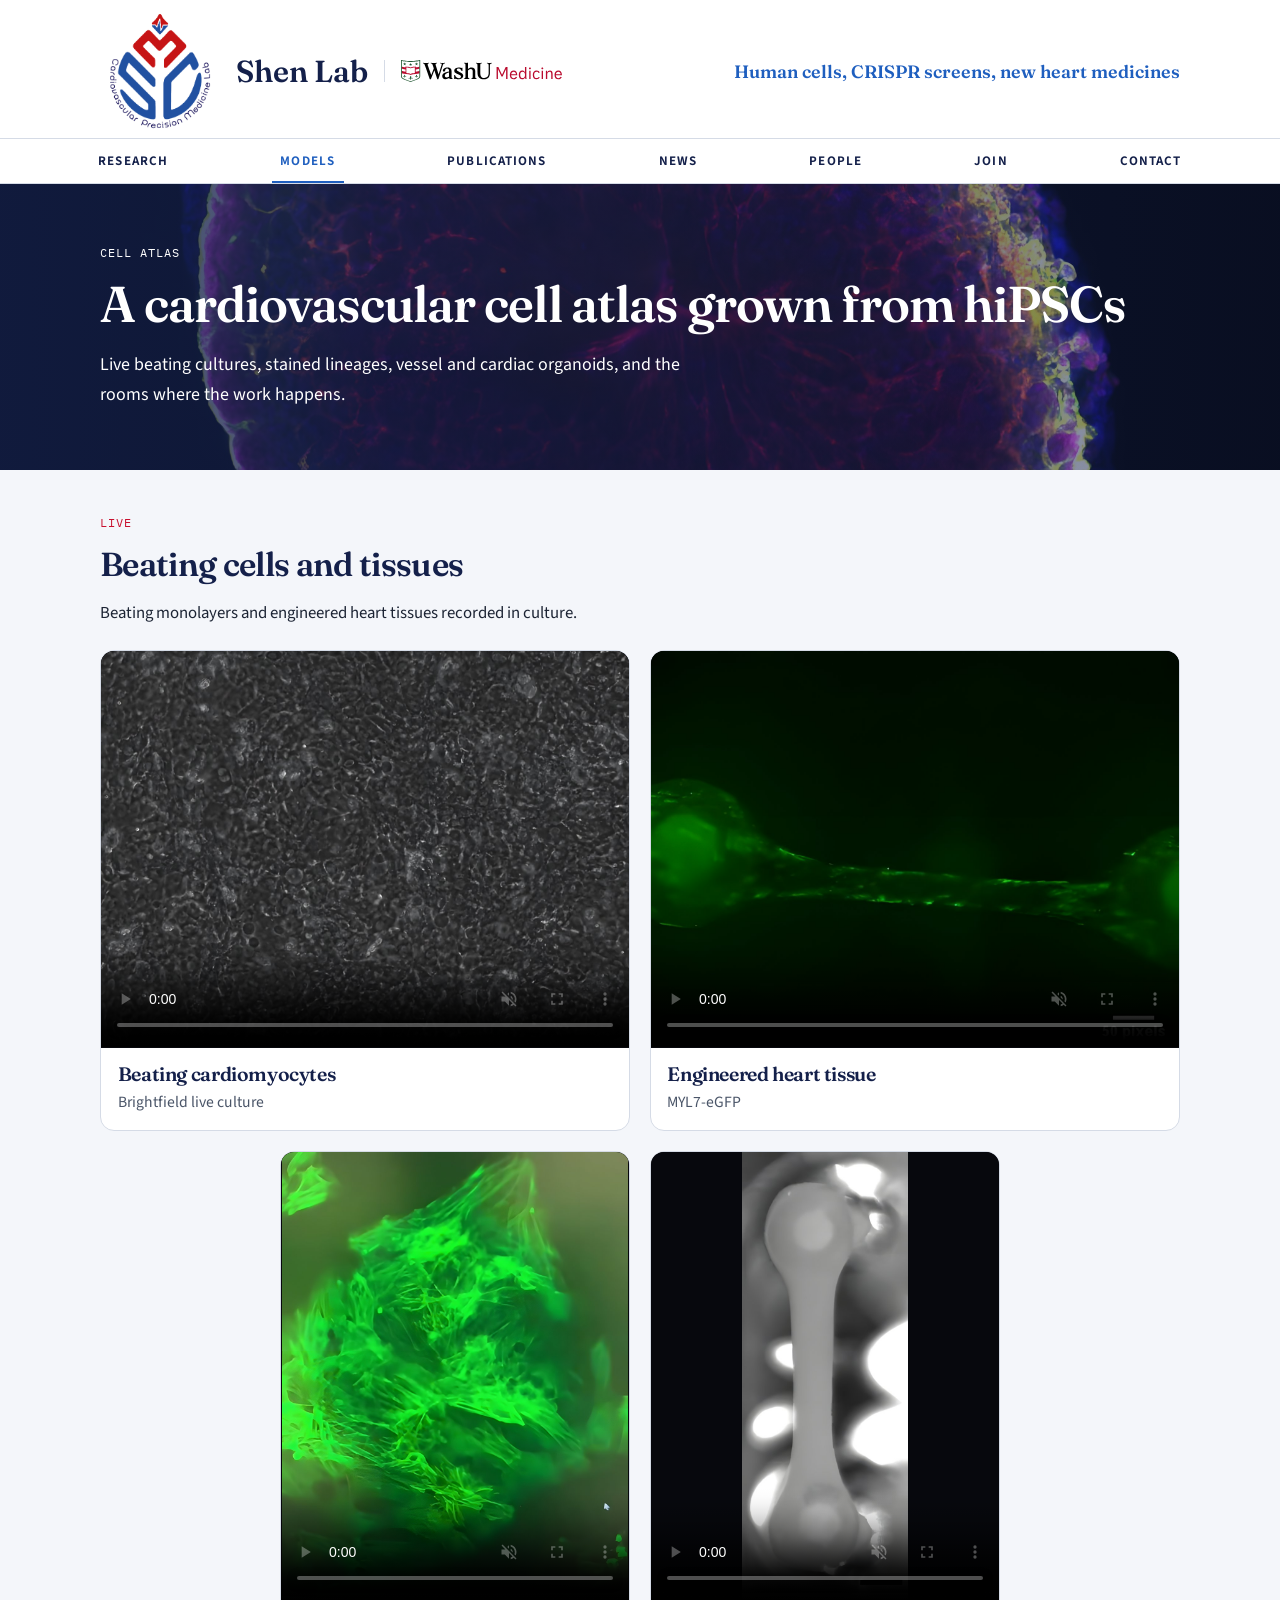
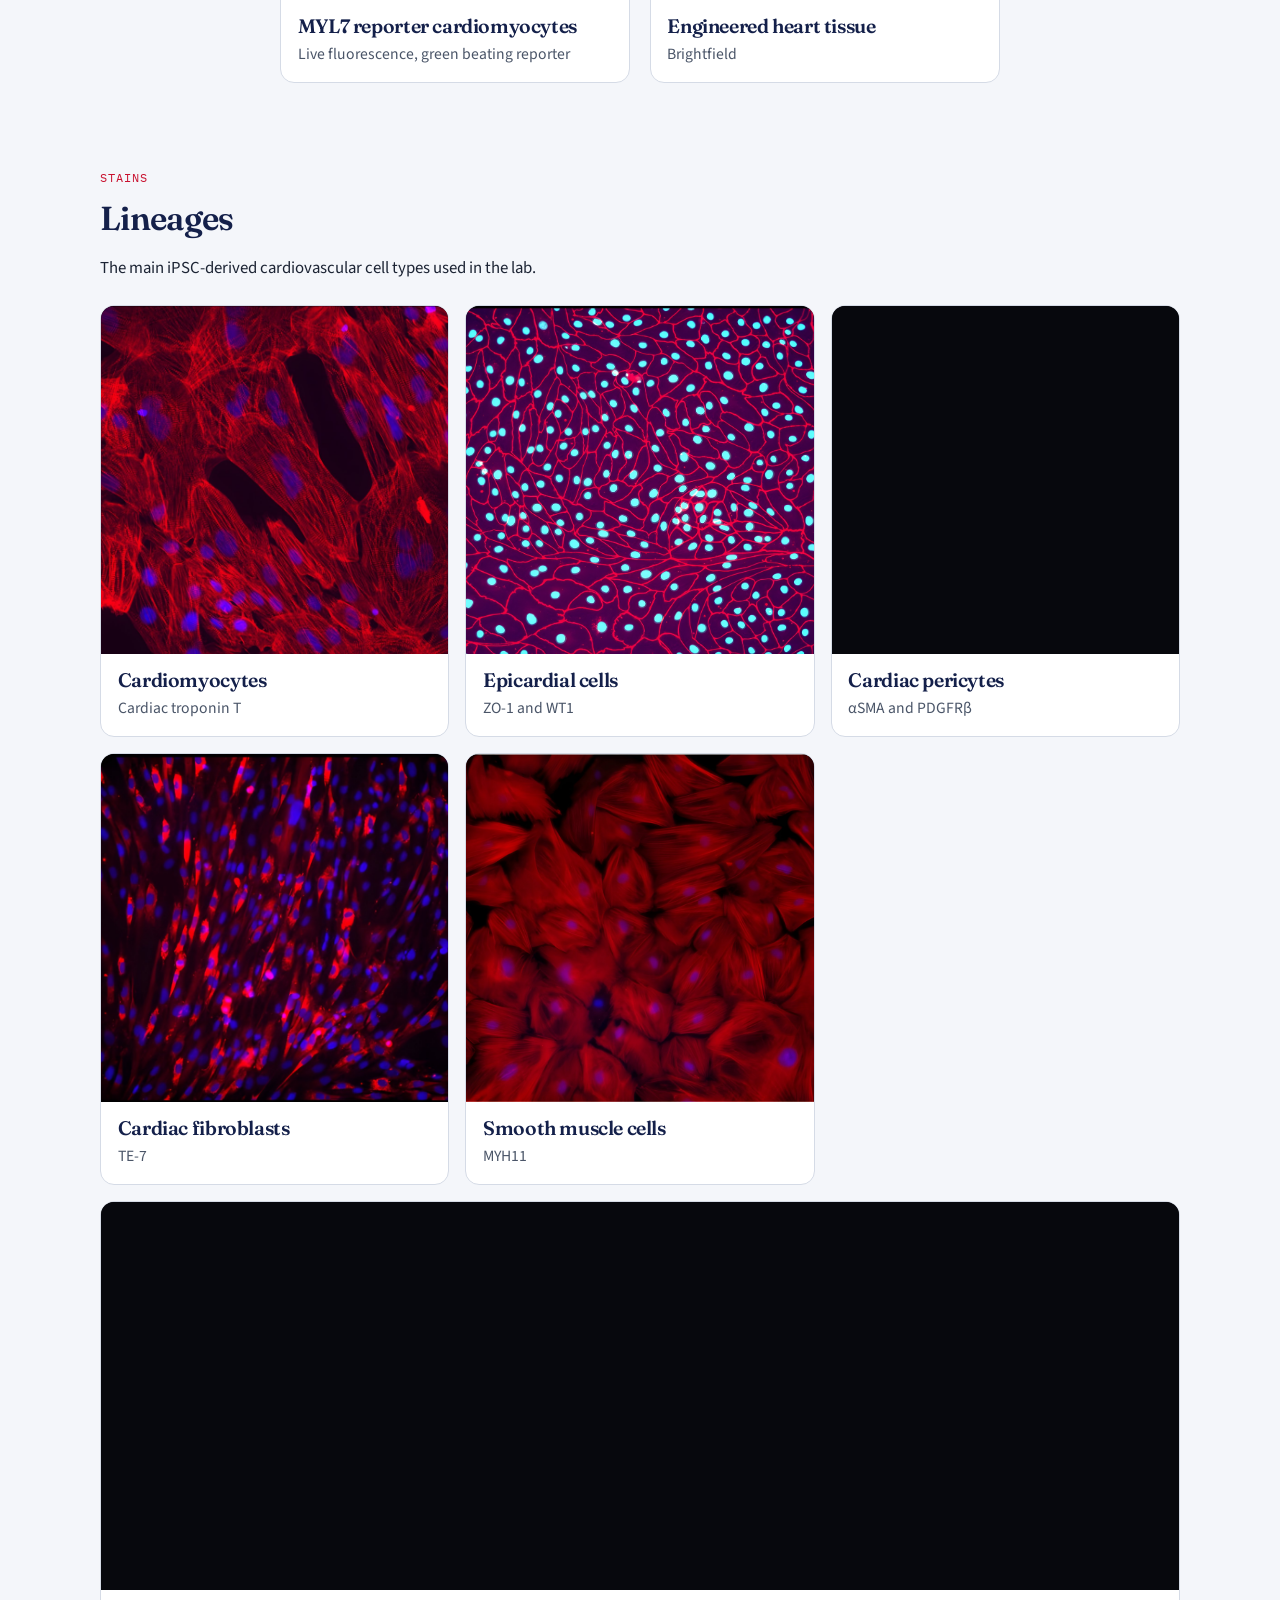
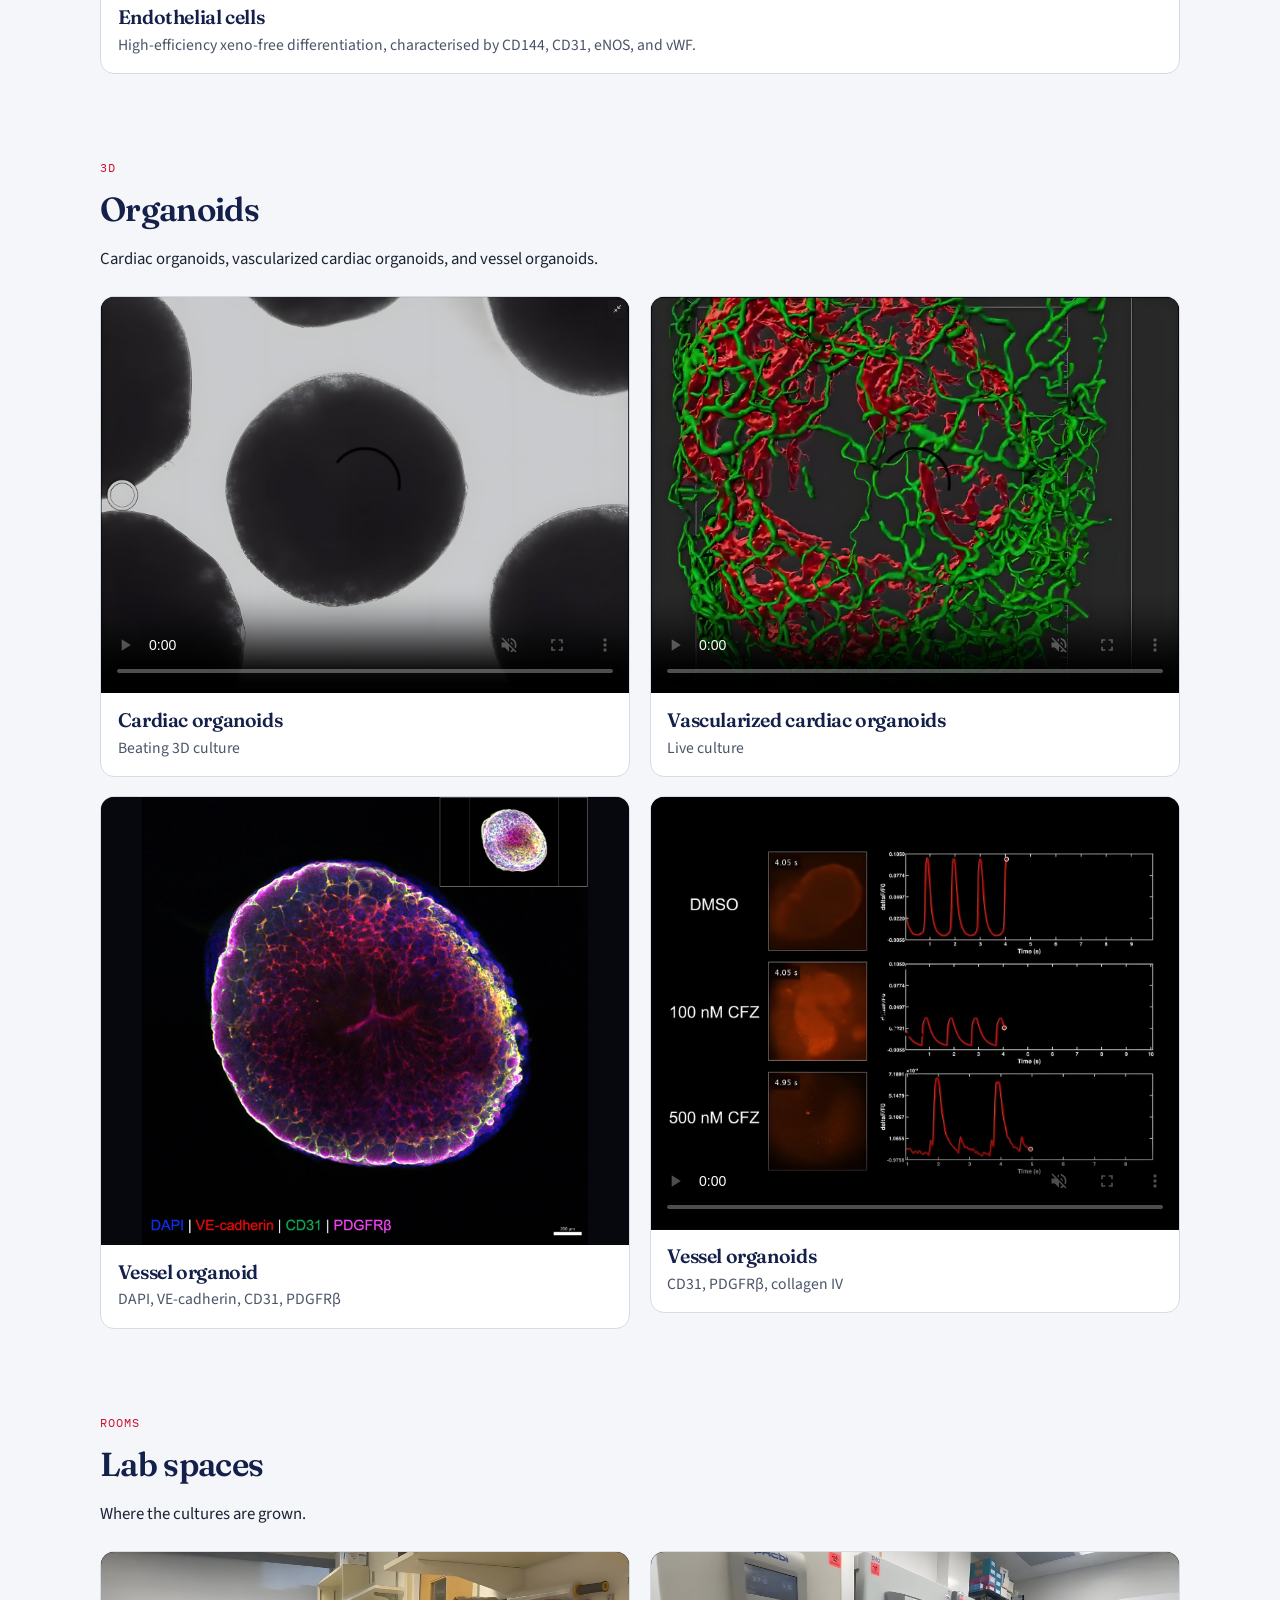
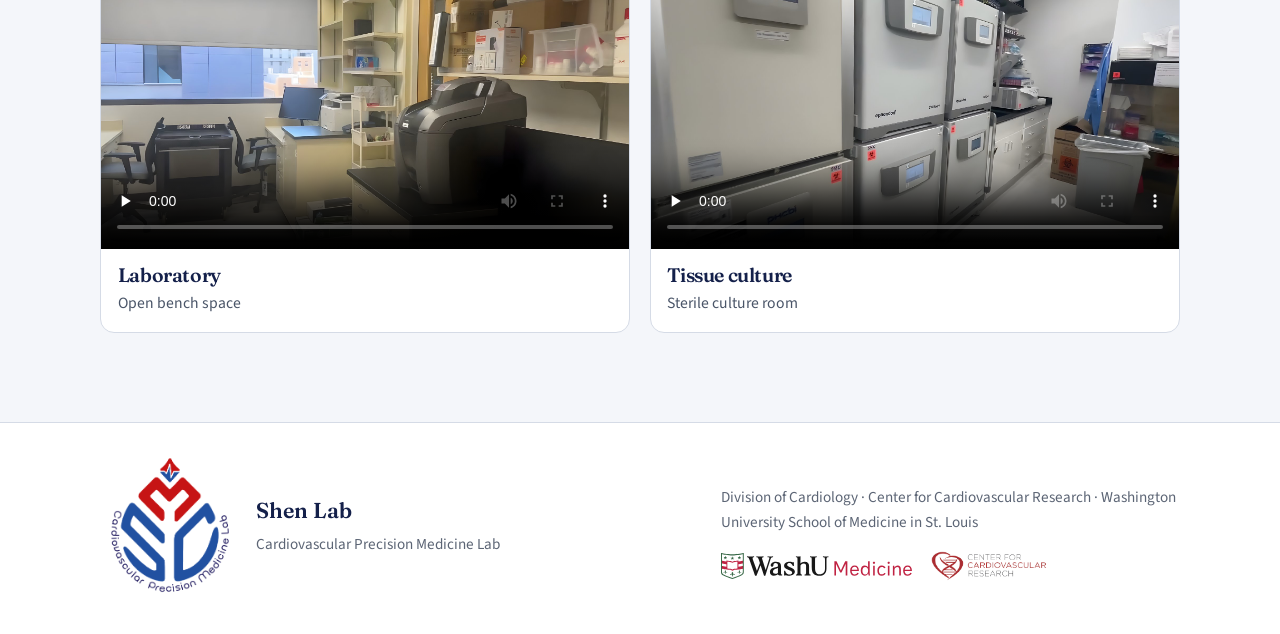
<file: models.html>
<!DOCTYPE html>
<html lang="en">
<head>
  <meta charset="utf-8">
  <meta name="viewport" content="width=device-width, initial-scale=1">
  <title>Models · Shen Lab</title>
  <meta name="description" content="iPSC-derived cardiovascular cell types, organoids, engineered heart tissues, and lab spaces.">
  <meta name="robots" content="noindex, nofollow">
  <link rel="canonical" href="https://promedgen.github.io/shen-lab/models.html">
  <meta name="theme-color" content="#14204a">
  <meta property="og:type" content="website">
  <meta property="og:site_name" content="Shen Lab">
  <meta property="og:title" content="Models · Shen Lab">
  <meta property="og:description" content="iPSC-derived cardiovascular cell types, organoids, engineered heart tissues, and lab spaces.">
  <meta property="og:url" content="https://promedgen.github.io/shen-lab/models.html">
  <meta property="og:image" content="https://promedgen.github.io/shen-lab/assets/img/cm-ctnt.jpg">
  <meta property="og:image:alt" content="iPSC-derived cardiomyocytes stained for cardiac troponin T">
  <meta name="twitter:card" content="summary_large_image">
  <link rel="icon" href="assets/img/logo.png">
  <link rel="apple-touch-icon" href="assets/img/logo.png">
  <link rel="preconnect" href="https://fonts.googleapis.com">
  <link rel="preconnect" href="https://fonts.gstatic.com" crossorigin>
  <link href="https://fonts.googleapis.com/css2?family=Fraunces:opsz,wght@9..144,500;9..144,600&family=IBM+Plex+Mono:wght@400;500&family=Source+Sans+3:wght@400;600;700&display=swap" rel="stylesheet">
  <link rel="stylesheet" href="css/site.css">
</head>
<body>
  <a class="skip" href="#content">Skip to content</a>
  <header class="site-header">
    <div class="header-top">
      <a class="brand" href="index.html">
        <img src="assets/img/logo.png" alt="Shen Lab logo" width="594" height="669" fetchpriority="high">
        <strong class="brand-name">Shen Lab</strong>
        <img class="brand-washu" src="assets/img/washu-medicine.svg" alt="WashU Medicine" width="470" height="64" loading="lazy" decoding="async">
      </a>
      <p class="tagline">Human cells, CRISPR screens, new heart medicines</p>
      <button class="menu-toggle" type="button" aria-expanded="false" aria-controls="site-nav">Menu</button>
    </div>
    <div class="nav-bar" id="site-nav">
      <nav aria-label="Primary">
        <ul>
            <li><a href="research.html">Research</a></li>
            <li><a href="models.html" aria-current="page">Models</a></li>
            <li><a href="publications.html">Publications</a></li>
            <li><a href="news.html">News</a></li>
            <li><a href="people.html">People</a></li>
            <li><a href="join.html">Join</a></li>
            <li><a href="contact.html">Contact</a></li>
        </ul>
      </nav>
    </div>
  </header>
  <main id="content">

    <header class="masthead mast-models">
      <div class="wrap">
        <p class="kicker">Cell atlas</p>
        <h1>A cardiovascular cell atlas grown from hiPSCs</h1>
        <p class="lede">Live beating cultures, stained lineages, vessel and cardiac organoids, and the rooms where the work happens.</p>
      </div>
    </header>

    <section>
      <div class="wrap">
        <div class="section-head">
          <p class="kicker">Live</p>
          <h2>Beating cells and tissues</h2>
          <p>Beating monolayers and engineered heart tissues recorded in culture.</p>
        </div>
        <div class="clip-row">
          <figure class="specimen">
            <div class="specimen-stage" style="--stage-ratio: 960 / 720">
              <video controls playsinline poster="assets/img/cm-beating-poster.jpg" data-loop preload="none" muted loop>
                <source src="assets/video/cm-beating.mp4" type="video/mp4">
              </video>
            </div>
            <figcaption>
              <strong>Beating cardiomyocytes</strong>
              <span>Brightfield live culture</span>
            </figcaption>
          </figure>
          <figure class="specimen">
            <div class="specimen-stage" style="--stage-ratio: 640 / 480">
              <video controls playsinline data-loop preload="none" muted loop poster="assets/img/eht-myl7-poster.jpg">
                <source src="assets/video/eht-myl7.mp4" type="video/mp4">
              </video>
            </div>
            <figcaption>
              <strong>Engineered heart tissue</strong>
              <span>MYL7-eGFP</span>
            </figcaption>
          </figure>
        </div>
        <div class="clip-row clip-row-tall">
          <figure class="specimen">
            <div class="specimen-stage" style="--stage-ratio: 696 / 900">
              <video controls playsinline data-loop preload="none" muted loop poster="assets/img/cm-myl7-poster.jpg">
                <source src="assets/video/cm-myl7.mp4" type="video/mp4">
              </video>
            </div>
            <figcaption>
              <strong>MYL7 reporter cardiomyocytes</strong>
              <span>Live fluorescence, green beating reporter</span>
            </figcaption>
          </figure>
          <figure class="specimen">
            <div class="specimen-stage" style="--stage-ratio: 264 / 714">
              <video controls playsinline data-loop preload="none" muted loop poster="assets/img/eht-brightfield-poster.jpg">
                <source src="assets/video/eht-brightfield.mp4" type="video/mp4">
              </video>
            </div>
            <figcaption>
              <strong>Engineered heart tissue</strong>
              <span>Brightfield</span>
            </figcaption>
          </figure>
        </div>
      </div>
    </section>

    <section>
      <div class="wrap">
        <div class="section-head">
          <p class="kicker">Stains</p>
          <h2>Lineages</h2>
          <p>The main iPSC-derived cardiovascular cell types used in the lab.</p>
        </div>
        <div class="atlas-grid">
          <figure class="specimen">
            <div class="specimen-stage">
            <img src="assets/img/cm-ctnt.jpg" alt="iPSC-cardiomyocytes, cardiac troponin T in red" width="2000" height="1497" decoding="async" loading="lazy">
            </div>
            <figcaption>
              <strong>Cardiomyocytes</strong>
              <span>Cardiac troponin T</span>
            </figcaption>
          </figure>
          <figure class="specimen">
            <div class="specimen-stage">
            <img src="assets/img/epicardial.jpg" alt="iPSC-epicardial cells, ZO-1 red and WT1 cyan" width="2000" height="1931" decoding="async" loading="lazy">
            </div>
            <figcaption>
              <strong>Epicardial cells</strong>
              <span>ZO-1 and WT1</span>
            </figcaption>
          </figure>
          <figure class="specimen">
            <div class="specimen-stage">
            <img src="assets/img/pericytes.jpg" alt="iPSC-cardiac pericytes" width="2000" height="1496" decoding="async" loading="lazy">
            </div>
            <figcaption>
              <strong>Cardiac pericytes</strong>
              <span>αSMA and PDGFRβ</span>
            </figcaption>
          </figure>
          <figure class="specimen">
            <div class="specimen-stage">
            <img src="assets/img/fibroblasts.jpg" alt="iPSC-cardiac fibroblasts" width="2000" height="1520" decoding="async" loading="lazy">
            </div>
            <figcaption>
              <strong>Cardiac fibroblasts</strong>
              <span>TE-7</span>
            </figcaption>
          </figure>
          <figure class="specimen">
            <div class="specimen-stage">
            <img src="assets/img/smc-myh11.jpg" alt="iPSC-cardiac smooth muscle cells" width="1997" height="2000" decoding="async" loading="lazy">
            </div>
            <figcaption>
              <strong>Smooth muscle cells</strong>
              <span>MYH11</span>
            </figcaption>
          </figure>
        </div>
        <figure class="specimen specimen-wide">
          <div class="specimen-stage" style="--stage-ratio: 1884 / 678">
          <img src="assets/img/endothelial-protocol.jpg" alt="Xeno-free iPSC-endothelial differentiation: flow cytometry for CD144 and CD31, and immunostaining for eNOS and vWF" width="1884" height="678" decoding="async" loading="lazy">
          </div>
          <figcaption>
            <strong>Endothelial cells</strong>
            <span>High-efficiency xeno-free differentiation, characterised by CD144, CD31, eNOS, and vWF.</span>
          </figcaption>
        </figure>
      </div>
    </section>

    <section>
      <div class="wrap">
        <div class="section-head">
          <p class="kicker">3D</p>
          <h2>Organoids</h2>
          <p>Cardiac organoids, vascularized cardiac organoids, and vessel organoids.</p>
        </div>
        <div class="clip-row">
          <figure class="specimen">
            <div class="specimen-stage" style="--stage-ratio: 1280 / 960">
              <video controls playsinline poster="assets/img/cardiac-organoid-poster.jpg" data-loop preload="none" muted loop>
                <source src="assets/video/cardiac-organoids.mp4" type="video/mp4">
              </video>
            </div>
            <figcaption>
              <strong>Cardiac organoids</strong>
              <span>Beating 3D culture</span>
            </figcaption>
          </figure>
          <figure class="specimen">
            <div class="specimen-stage" style="--stage-ratio: 960 / 720">
              <video controls playsinline data-loop preload="none" muted loop poster="assets/img/vascularized-organoids-poster.jpg">
                <source src="assets/video/vascularized-organoids.mp4" type="video/mp4">
              </video>
            </div>
            <figcaption>
              <strong>Vascularized cardiac organoids</strong>
              <span>Live culture</span>
            </figcaption>
          </figure>
        </div>
        <div class="clip-row">
          <figure class="specimen">
            <div class="specimen-stage" style="--stage-ratio: 1400 / 1406">
            <img src="assets/img/vessel-organoid.jpg" alt="iPSC vessel organoid stained for DAPI, VE-cadherin, CD31, PDGFRβ" width="1400" height="1406" decoding="async" loading="lazy">
            </div>
            <figcaption>
              <strong>Vessel organoid</strong>
              <span>DAPI, VE-cadherin, CD31, PDGFRβ</span>
            </figcaption>
          </figure>
          <figure class="specimen">
            <div class="specimen-stage" style="--stage-ratio: 1056 / 864">
              <video controls playsinline data-loop preload="none" muted loop poster="assets/img/vessel-organoids-poster.jpg">
                <source src="assets/video/vessel-organoids.mp4" type="video/mp4">
              </video>
            </div>
            <figcaption>
              <strong>Vessel organoids</strong>
              <span>CD31, PDGFRβ, collagen IV</span>
            </figcaption>
          </figure>
        </div>
      </div>
    </section>

    <section>
      <div class="wrap">
        <div class="section-head">
          <p class="kicker">Rooms</p>
          <h2>Lab spaces</h2>
          <p>Where the cultures are grown.</p>
        </div>
        <div class="clip-row">
          <figure class="specimen">
            <div class="specimen-stage" style="--stage-ratio: 1280 / 720">
              <video controls playsinline poster="assets/img/lab-space.jpg" preload="none">
                <source src="assets/video/lab-space.mp4" type="video/mp4">
              </video>
            </div>
            <figcaption>
              <strong>Laboratory</strong>
              <span>Open bench space</span>
            </figcaption>
          </figure>
          <figure class="specimen">
            <div class="specimen-stage" style="--stage-ratio: 1280 / 720">
              <video controls playsinline poster="assets/img/tissue-culture.jpg" preload="none">
                <source src="assets/video/tissue-culture.mp4" type="video/mp4">
              </video>
            </div>
            <figcaption>
              <strong>Tissue culture</strong>
              <span>Sterile culture room</span>
            </figcaption>
          </figure>
        </div>
      </div>
    </section>

  </main>
  <footer class="site-footer">
    <div class="wrap footer-inner">
      <a class="footer-brand" href="index.html">
        <img src="assets/img/logo.png" alt="Shen Lab, Cardiovascular Precision Medicine Lab" width="594" height="669" loading="lazy" decoding="async">
        <span class="footer-brand-text">
          <strong>Shen Lab</strong>
          <span>Cardiovascular Precision Medicine Lab</span>
        </span>
      </a>
      <div class="footer-affiliations">
        <p class="footer-copy">Division of Cardiology · Center for Cardiovascular Research · Washington University School of Medicine in St. Louis</p>
        <div class="affiliations">
          <img class="logo-washu" src="assets/img/washu-medicine.svg" alt="WashU Medicine" width="470" height="64" loading="lazy" decoding="async">
          <img class="logo-cvr" src="assets/img/cvr-center.png" alt="Center for Cardiovascular Research" width="363" height="92" loading="lazy" decoding="async">
        </div>
      </div>
    </div>
  </footer>
  <script src="js/site.js"></script>

</body>
</html>
</file>
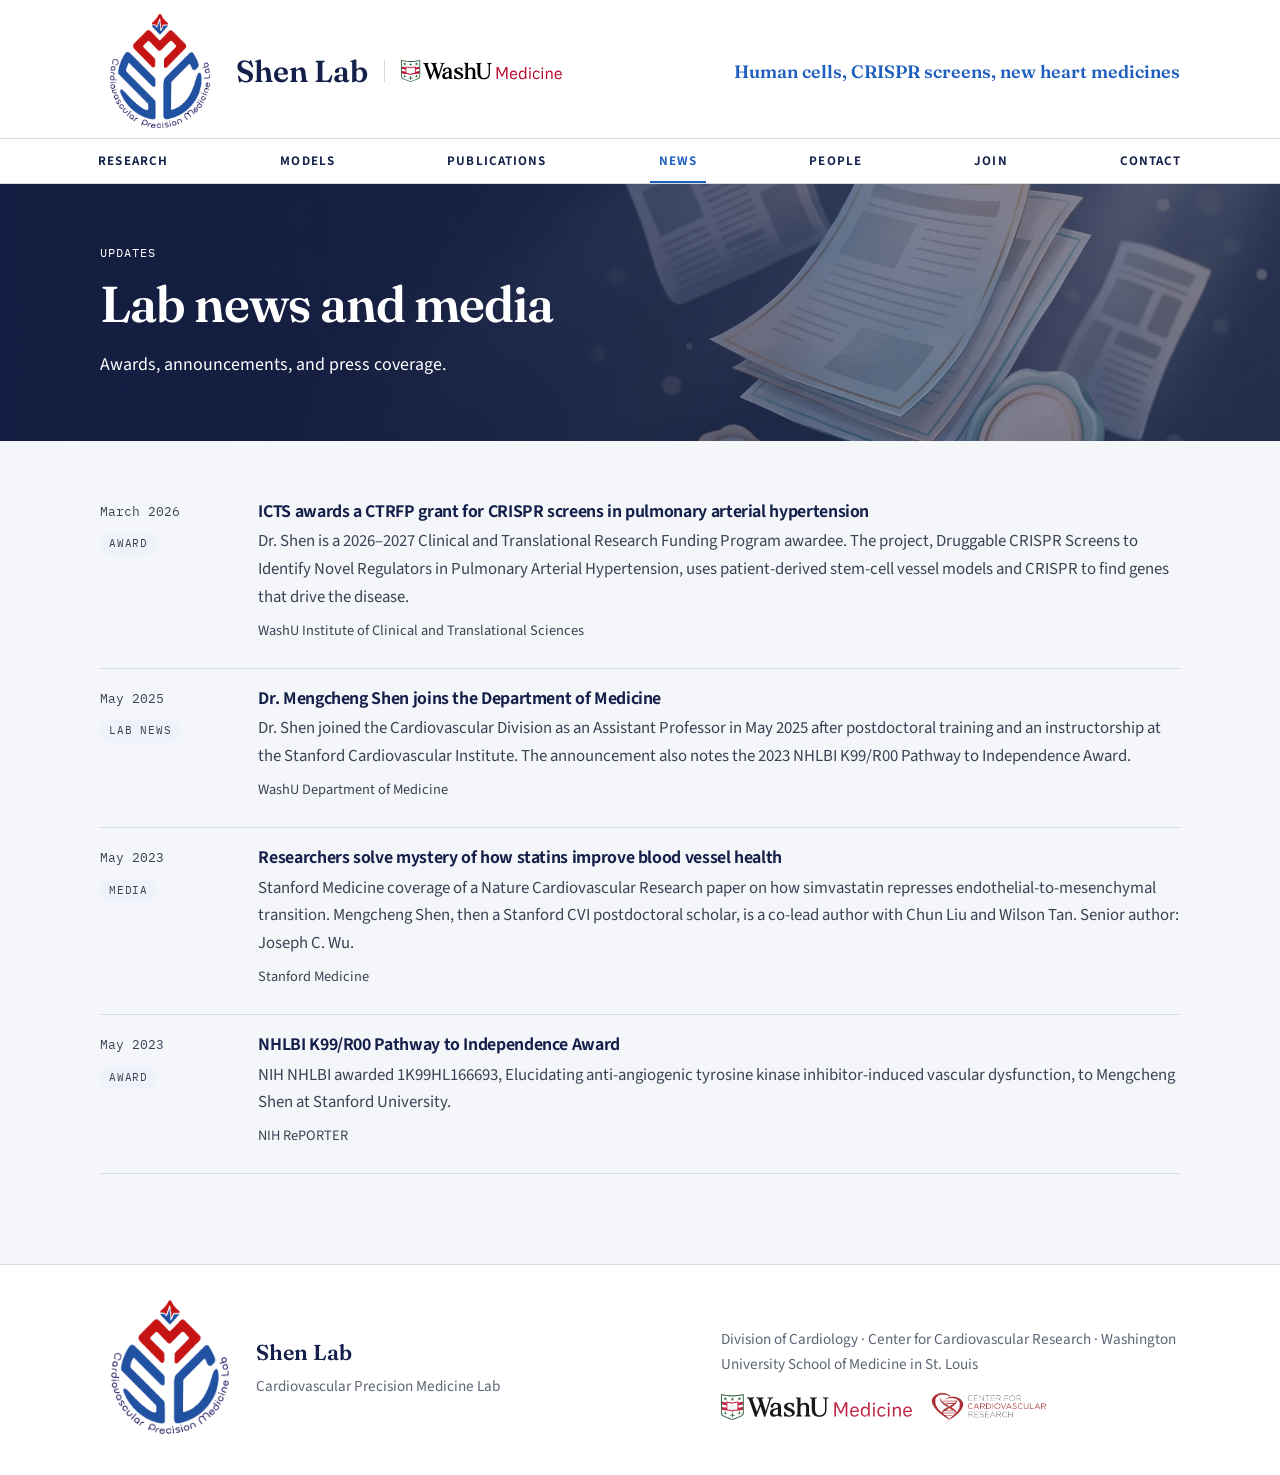
<file: news.html>
<!DOCTYPE html>
<html lang="en">
<head>
  <meta charset="utf-8">
  <meta name="viewport" content="width=device-width, initial-scale=1">
  <title>News · Shen Lab</title>
  <meta name="description" content="Lab news, awards, and media coverage of Mengcheng Shen and the Shen Lab.">
  <meta name="robots" content="noindex, nofollow">
  <link rel="canonical" href="https://promedgen.github.io/shen-lab/news.html">
  <meta name="theme-color" content="#14204a">
  <meta property="og:type" content="website">
  <meta property="og:site_name" content="Shen Lab">
  <meta property="og:title" content="News · Shen Lab">
  <meta property="og:description" content="Lab news, awards, and media coverage of Mengcheng Shen and the Shen Lab.">
  <meta property="og:url" content="https://promedgen.github.io/shen-lab/news.html">
  <meta property="og:image" content="https://promedgen.github.io/shen-lab/assets/img/cm-ctnt.jpg">
  <meta property="og:image:alt" content="iPSC-derived cardiomyocytes stained for cardiac troponin T">
  <meta name="twitter:card" content="summary_large_image">
  <link rel="icon" href="assets/img/logo.png">
  <link rel="apple-touch-icon" href="assets/img/logo.png">
  <link rel="preconnect" href="https://fonts.googleapis.com">
  <link rel="preconnect" href="https://fonts.gstatic.com" crossorigin>
  <link href="https://fonts.googleapis.com/css2?family=Fraunces:opsz,wght@9..144,500;9..144,600&family=IBM+Plex+Mono:wght@400;500&family=Source+Sans+3:wght@400;600;700&display=swap" rel="stylesheet">
  <link rel="stylesheet" href="css/site.css">
</head>
<body>
  <a class="skip" href="#content">Skip to content</a>
  <header class="site-header">
    <div class="header-top">
      <a class="brand" href="index.html">
        <img src="assets/img/logo.png" alt="Shen Lab logo" width="594" height="669" fetchpriority="high">
        <strong class="brand-name">Shen Lab</strong>
        <img class="brand-washu" src="assets/img/washu-medicine.svg" alt="WashU Medicine" width="470" height="64" loading="lazy" decoding="async">
      </a>
      <p class="tagline">Human cells, CRISPR screens, new heart medicines</p>
      <button class="menu-toggle" type="button" aria-expanded="false" aria-controls="site-nav">Menu</button>
    </div>
    <div class="nav-bar" id="site-nav">
      <nav aria-label="Primary">
        <ul>
            <li><a href="research.html">Research</a></li>
            <li><a href="models.html">Models</a></li>
            <li><a href="publications.html">Publications</a></li>
            <li><a href="news.html" aria-current="page">News</a></li>
            <li><a href="people.html">People</a></li>
            <li><a href="join.html">Join</a></li>
            <li><a href="contact.html">Contact</a></li>
        </ul>
      </nav>
    </div>
  </header>
  <main id="content">

    <header class="masthead mast-news">
      <div class="wrap">
        <p class="kicker">Updates</p>
        <h1>Lab news and media</h1>
        <p class="lede">Awards, announcements, and press coverage.</p>
      </div>
    </header>

    <section>
      <div class="wrap">
        <div class="news-list">
        <article class="news-item">
          <div class="news-meta">
            <p class="news-date">March 2026</p>
            <p class="news-kind">Award</p>
          </div>
          <div>
            <h2 class="news-title"><a href="https://icts.wustl.edu/icts-announces-2026-2027-ctrfp-awardees/">ICTS awards a CTRFP grant for CRISPR screens in pulmonary arterial hypertension</a></h2>
            <p>Dr. Shen is a 2026–2027 Clinical and Translational Research Funding Program awardee. The project, Druggable CRISPR Screens to Identify Novel Regulators in Pulmonary Arterial Hypertension, uses patient-derived stem-cell vessel models and CRISPR to find genes that drive the disease.</p>
            <p class="news-source">WashU Institute of Clinical and Translational Sciences</p>
          </div>
        </article>
        <article class="news-item">
          <div class="news-meta">
            <p class="news-date">May 2025</p>
            <p class="news-kind">Lab news</p>
          </div>
          <div>
            <h2 class="news-title"><a href="https://internalmedicine.wustl.edu/dr-mengcheng-shen-joins-the-department-of-medicine/">Dr. Mengcheng Shen joins the Department of Medicine</a></h2>
            <p>Dr. Shen joined the Cardiovascular Division as an Assistant Professor in May 2025 after postdoctoral training and an instructorship at the Stanford Cardiovascular Institute. The announcement also notes the 2023 NHLBI K99/R00 Pathway to Independence Award.</p>
            <p class="news-source">WashU Department of Medicine</p>
          </div>
        </article>
        <article class="news-item">
          <div class="news-meta">
            <p class="news-date">May 2023</p>
            <p class="news-kind">Media</p>
          </div>
          <div>
            <h2 class="news-title"><a href="https://med.stanford.edu/news/all-news/2023/05/statins-cardiovascular-vessels.html">Researchers solve mystery of how statins improve blood vessel health</a></h2>
            <p>Stanford Medicine coverage of a Nature Cardiovascular Research paper on how simvastatin represses endothelial-to-mesenchymal transition. Mengcheng Shen, then a Stanford CVI postdoctoral scholar, is a co-lead author with Chun Liu and Wilson Tan. Senior author: Joseph C. Wu.</p>
            <p class="news-source">Stanford Medicine</p>
          </div>
        </article>
        <article class="news-item">
          <div class="news-meta">
            <p class="news-date">May 2023</p>
            <p class="news-kind">Award</p>
          </div>
          <div>
            <h2 class="news-title"><a href="https://reporter.nih.gov/project-details/10570393">NHLBI K99/R00 Pathway to Independence Award</a></h2>
            <p>NIH NHLBI awarded 1K99HL166693, Elucidating anti-angiogenic tyrosine kinase inhibitor-induced vascular dysfunction, to Mengcheng Shen at Stanford University.</p>
            <p class="news-source">NIH RePORTER</p>
          </div>
        </article>
        </div>
      </div>
    </section>

  </main>
  <footer class="site-footer">
    <div class="wrap footer-inner">
      <a class="footer-brand" href="index.html">
        <img src="assets/img/logo.png" alt="Shen Lab, Cardiovascular Precision Medicine Lab" width="594" height="669" loading="lazy" decoding="async">
        <span class="footer-brand-text">
          <strong>Shen Lab</strong>
          <span>Cardiovascular Precision Medicine Lab</span>
        </span>
      </a>
      <div class="footer-affiliations">
        <p class="footer-copy">Division of Cardiology · Center for Cardiovascular Research · Washington University School of Medicine in St. Louis</p>
        <div class="affiliations">
          <img class="logo-washu" src="assets/img/washu-medicine.svg" alt="WashU Medicine" width="470" height="64" loading="lazy" decoding="async">
          <img class="logo-cvr" src="assets/img/cvr-center.png" alt="Center for Cardiovascular Research" width="363" height="92" loading="lazy" decoding="async">
        </div>
      </div>
    </div>
  </footer>
  <script src="js/site.js"></script>

</body>
</html>
</file>
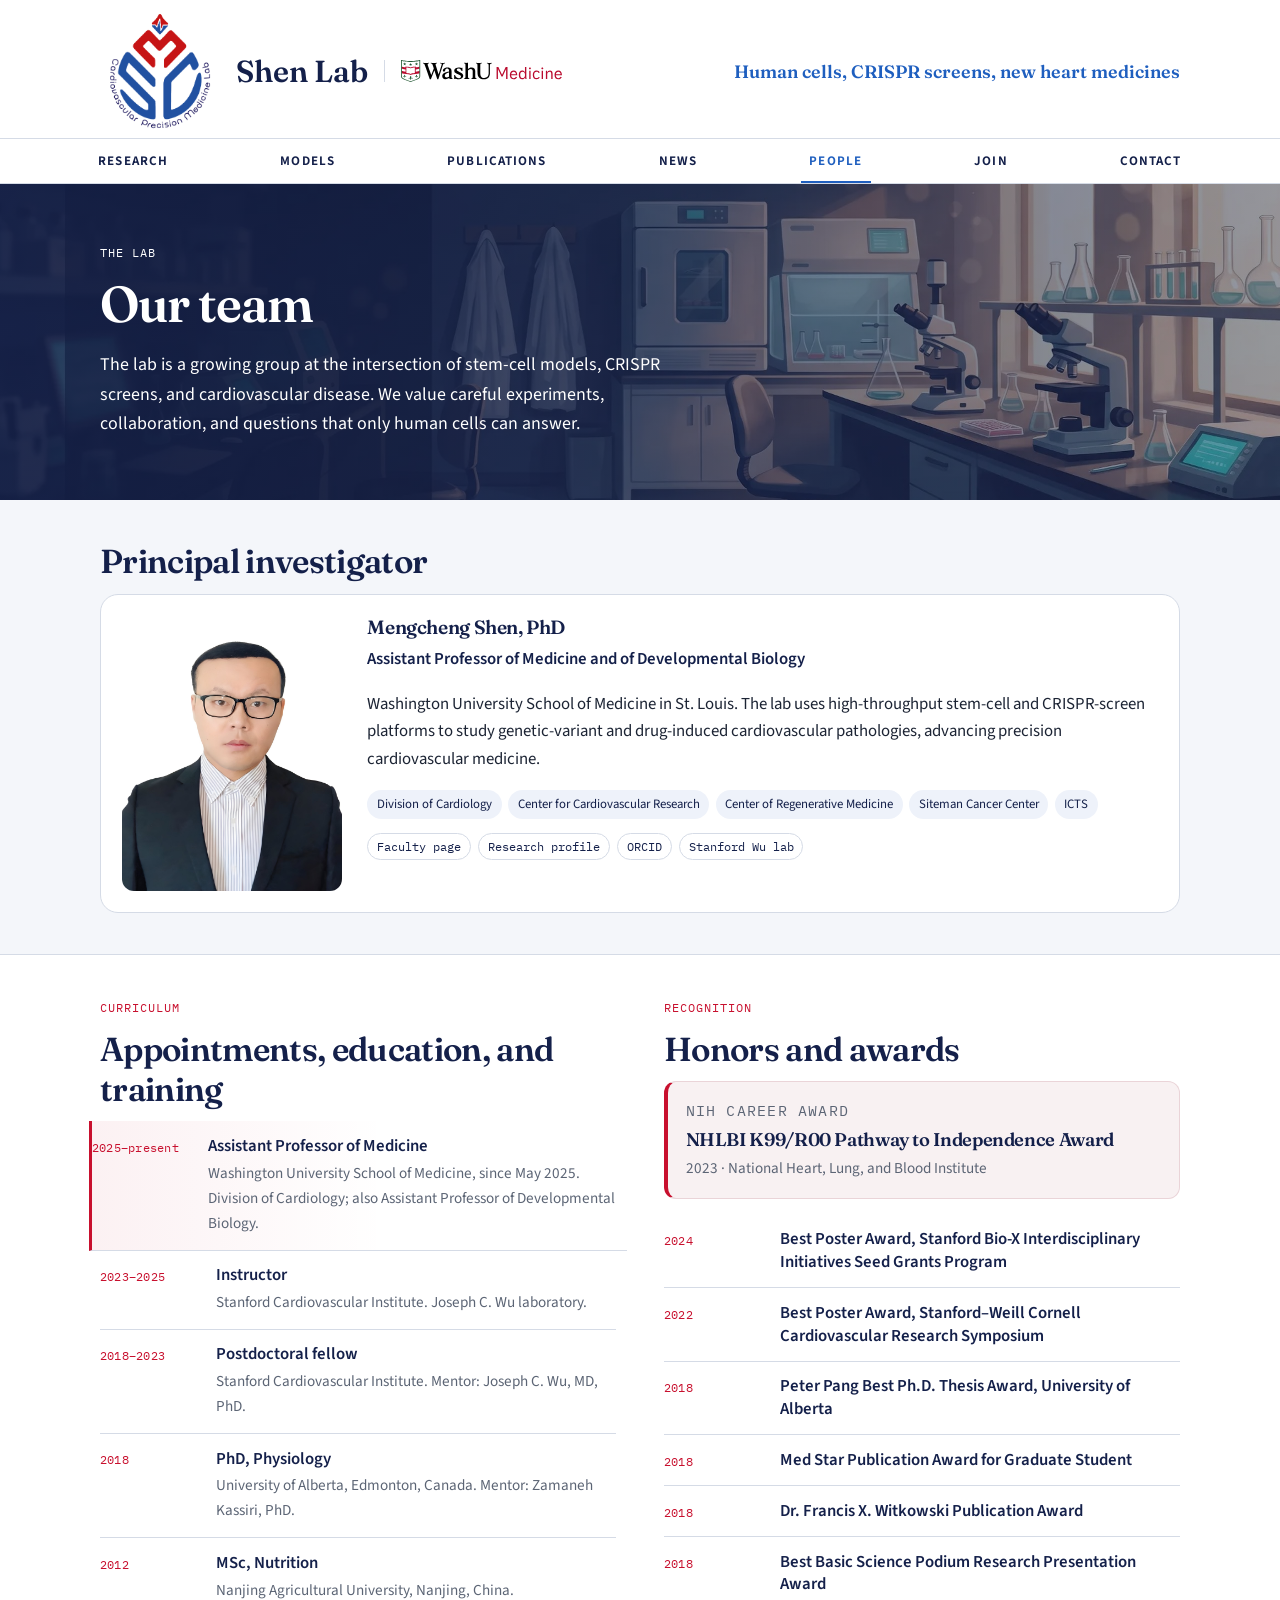
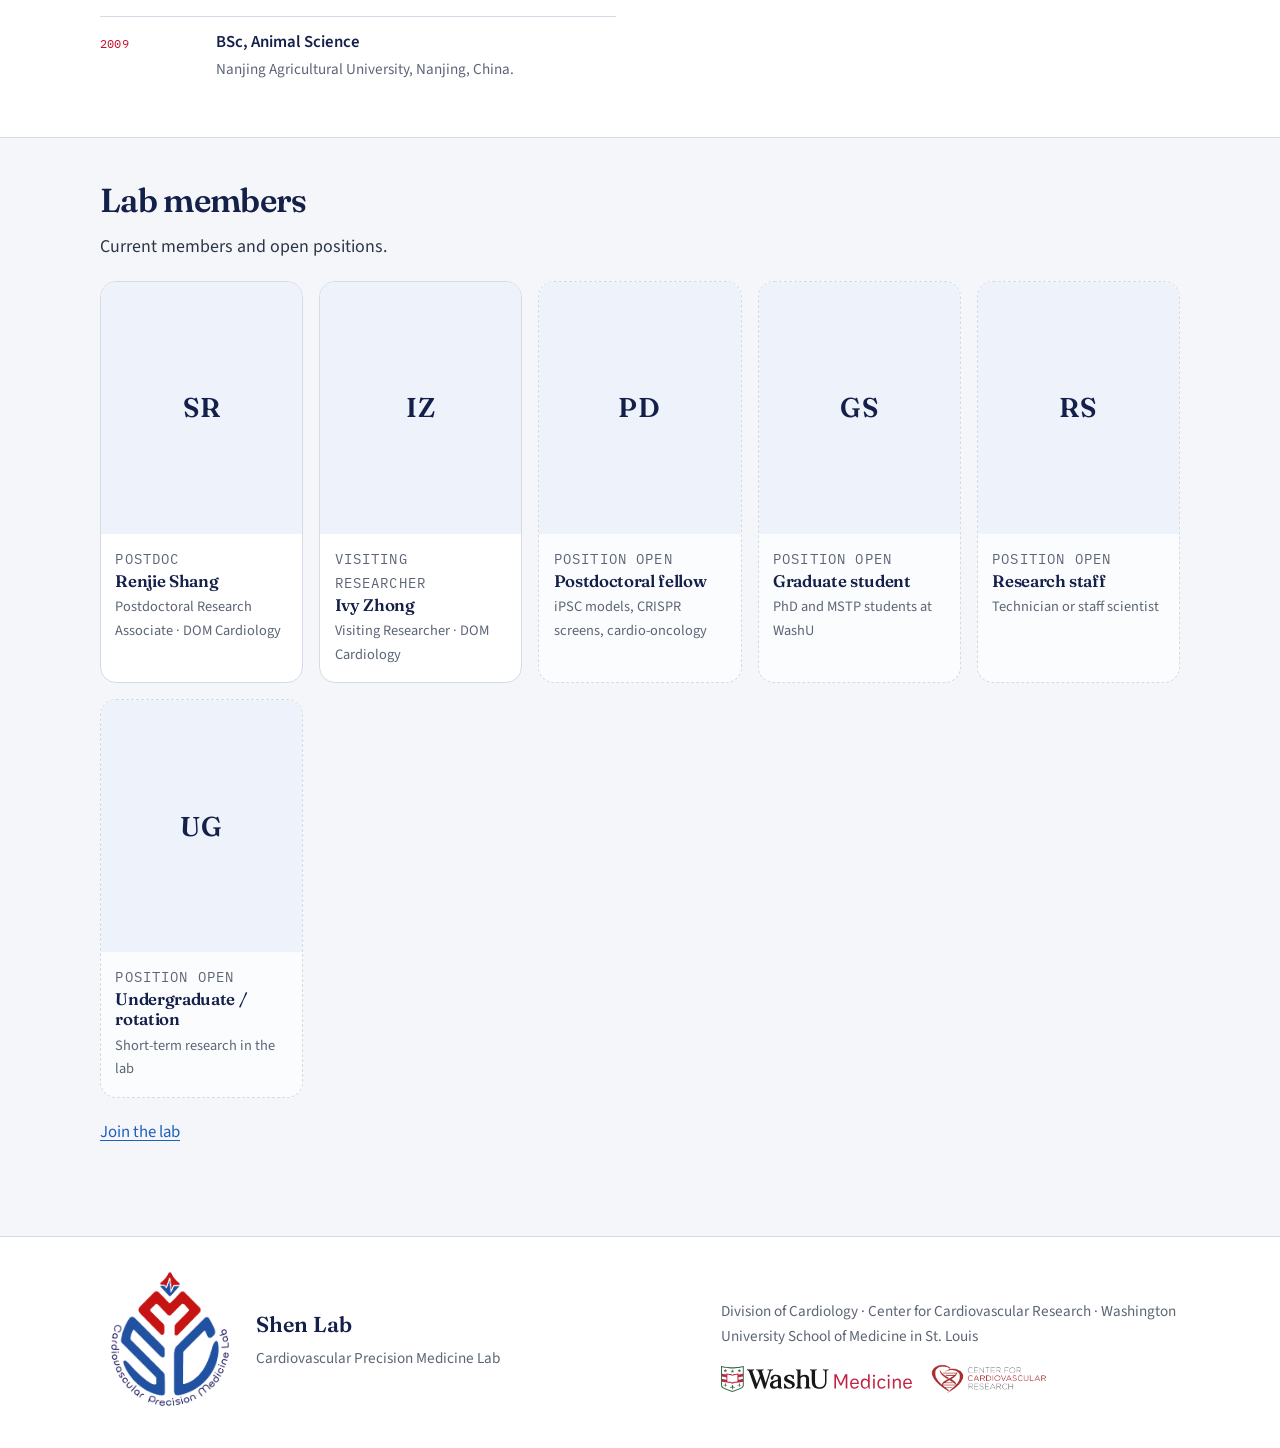
<file: people.html>
<!DOCTYPE html>
<html lang="en">
<head>
  <meta charset="utf-8">
  <meta name="viewport" content="width=device-width, initial-scale=1">
  <title>People · Shen Lab</title>
  <meta name="description" content="Mengcheng Shen, PhD, principal investigator of the Cardiovascular Precision Medicine Lab.">
  <meta name="robots" content="noindex, nofollow">
  <link rel="canonical" href="https://promedgen.github.io/shen-lab/people.html">
  <meta name="theme-color" content="#14204a">
  <meta property="og:type" content="website">
  <meta property="og:site_name" content="Shen Lab">
  <meta property="og:title" content="People · Shen Lab">
  <meta property="og:description" content="Mengcheng Shen, PhD, principal investigator of the Cardiovascular Precision Medicine Lab.">
  <meta property="og:url" content="https://promedgen.github.io/shen-lab/people.html">
  <meta property="og:image" content="https://promedgen.github.io/shen-lab/assets/img/cm-ctnt.jpg">
  <meta property="og:image:alt" content="iPSC-derived cardiomyocytes stained for cardiac troponin T">
  <meta name="twitter:card" content="summary_large_image">
  <link rel="icon" href="assets/img/logo.png">
  <link rel="apple-touch-icon" href="assets/img/logo.png">
  <link rel="preconnect" href="https://fonts.googleapis.com">
  <link rel="preconnect" href="https://fonts.gstatic.com" crossorigin>
  <link href="https://fonts.googleapis.com/css2?family=Fraunces:opsz,wght@9..144,500;9..144,600&family=IBM+Plex+Mono:wght@400;500&family=Source+Sans+3:wght@400;600;700&display=swap" rel="stylesheet">
  <link rel="stylesheet" href="css/site.css">
</head>
<body>
  <a class="skip" href="#content">Skip to content</a>
  <header class="site-header">
    <div class="header-top">
      <a class="brand" href="index.html">
        <img src="assets/img/logo.png" alt="Shen Lab logo" width="594" height="669" fetchpriority="high">
        <strong class="brand-name">Shen Lab</strong>
        <img class="brand-washu" src="assets/img/washu-medicine.svg" alt="WashU Medicine" width="470" height="64" loading="lazy" decoding="async">
      </a>
      <p class="tagline">Human cells, CRISPR screens, new heart medicines</p>
      <button class="menu-toggle" type="button" aria-expanded="false" aria-controls="site-nav">Menu</button>
    </div>
    <div class="nav-bar" id="site-nav">
      <nav aria-label="Primary">
        <ul>
            <li><a href="research.html">Research</a></li>
            <li><a href="models.html">Models</a></li>
            <li><a href="publications.html">Publications</a></li>
            <li><a href="news.html">News</a></li>
            <li><a href="people.html" aria-current="page">People</a></li>
            <li><a href="join.html">Join</a></li>
            <li><a href="contact.html">Contact</a></li>
        </ul>
      </nav>
    </div>
  </header>
  <main id="content">

    <header class="masthead mast-people">
      <div class="wrap">
        <p class="kicker">The lab</p>
        <h1>Our team</h1>
        <p class="lede">The lab is a growing group at the intersection of stem-cell models, CRISPR screens, and cardiovascular disease. We value careful experiments, collaboration, and questions that only human cells can answer.</p>
      </div>
    </header>

    <section>
      <div class="wrap">
        <h2>Principal investigator</h2>
        <article class="pi">
          <img src="assets/img/headshot.jpg" alt="Portrait of Mengcheng Shen, PhD" width="1969" height="2000" decoding="async" loading="lazy">
          <div>
            <h3>Mengcheng Shen, PhD</h3>
            <p class="pi-title">Assistant Professor of Medicine and of Developmental Biology</p>
            <p>Washington University School of Medicine in St. Louis. The lab uses high-throughput stem-cell and CRISPR-screen platforms to study genetic-variant and drug-induced cardiovascular pathologies, advancing precision cardiovascular medicine.</p>
            <ul class="meta">
              <li>Division of Cardiology</li>
              <li>Center for Cardiovascular Research</li>
              <li>Center of Regenerative Medicine</li>
              <li>Siteman Cancer Center</li>
              <li>ICTS</li>
            </ul>
            <div class="chips">
              <a class="chip" href="https://cardiology.wustl.edu/people/mengcheng-shen-phd/">Faculty page</a>
              <a class="chip" href="https://profiles.wustl.edu/en/persons/mengcheng-shen">Research profile</a>
              <a class="chip" href="https://orcid.org/0000-0001-7037-6159">ORCID</a>
              <a class="chip" href="https://med.stanford.edu/wulab/former-trainees.html">Stanford Wu lab</a>
            </div>
          </div>
        </article>
      </div>
    </section>

    <section class="cv-band">
      <div class="wrap cv-honors-grid">
        <div>
          <p class="kicker">Curriculum</p>
          <h2>Appointments, education, and training</h2>
          <ol class="cv-list">
            <li class="cv-current">
              <span class="cv-years">2025–present</span>
              <div>
                <strong>Assistant Professor of Medicine</strong>
                <p>Washington University School of Medicine, since May 2025. Division of Cardiology; also Assistant Professor of Developmental Biology.</p>
              </div>
            </li>
            <li>
              <span class="cv-years">2023–2025</span>
              <div>
                <strong>Instructor</strong>
                <p>Stanford Cardiovascular Institute. Joseph C. Wu laboratory.</p>
              </div>
            </li>
            <li>
              <span class="cv-years">2018–2023</span>
              <div>
                <strong>Postdoctoral fellow</strong>
                <p>Stanford Cardiovascular Institute. Mentor: Joseph C. Wu, MD, PhD.</p>
              </div>
            </li>
            <li>
              <span class="cv-years">2018</span>
              <div>
                <strong>PhD, Physiology</strong>
                <p>University of Alberta, Edmonton, Canada. Mentor: Zamaneh Kassiri, PhD.</p>
              </div>
            </li>
            <li>
              <span class="cv-years">2012</span>
              <div>
                <strong>MSc, Nutrition</strong>
                <p>Nanjing Agricultural University, Nanjing, China.</p>
              </div>
            </li>
            <li>
              <span class="cv-years">2009</span>
              <div>
                <strong>BSc, Animal Science</strong>
                <p>Nanjing Agricultural University, Nanjing, China.</p>
              </div>
            </li>
          </ol>
        </div>
        <div>
          <p class="kicker">Recognition</p>
          <h2>Honors and awards</h2>
          <article class="honor-feature">
            <p class="kicker">NIH career award</p>
            <h3>NHLBI K99/R00 Pathway to Independence Award</h3>
            <p>2023 · National Heart, Lung, and Blood Institute</p>
          </article>
          <ul class="honors-list">
            <li>
              <span class="honor-year">2024</span>
              <span class="honor-name">Best Poster Award, Stanford Bio-X Interdisciplinary Initiatives Seed Grants Program</span>
            </li>
            <li>
              <span class="honor-year">2022</span>
              <span class="honor-name">Best Poster Award, Stanford–Weill Cornell Cardiovascular Research Symposium</span>
            </li>
            <li>
              <span class="honor-year">2018</span>
              <span class="honor-name">Peter Pang Best Ph.D. Thesis Award, University of Alberta</span>
            </li>
            <li>
              <span class="honor-year">2018</span>
              <span class="honor-name">Med Star Publication Award for Graduate Student</span>
            </li>
            <li>
              <span class="honor-year">2018</span>
              <span class="honor-name">Dr. Francis X. Witkowski Publication Award</span>
            </li>
            <li>
              <span class="honor-year">2018</span>
              <span class="honor-name">Best Basic Science Podium Research Presentation Award</span>
            </li>
          </ul>
        </div>
      </div>
    </section>

    <section>
      <div class="wrap">
        <h2>Lab members</h2>
        <p class="lede">Current members and open positions.</p>
        <div class="team-grid">
          <a class="person-card person-card-named" href="mailto:rshang@wustl.edu">
            <div class="person-mark" aria-hidden="true">SR</div>
            <div class="person-body">
              <p class="person-role">Postdoc</p>
              <h3>Renjie Shang</h3>
              <p>Postdoctoral Research Associate · DOM Cardiology</p>
            </div>
          </a>
          <a class="person-card person-card-named" href="mailto:zhanyu@wustl.edu">
            <div class="person-mark" aria-hidden="true">IZ</div>
            <div class="person-body">
              <p class="person-role">Visiting researcher</p>
              <h3>Ivy Zhong</h3>
              <p>Visiting Researcher · DOM Cardiology</p>
            </div>
          </a>
          <a class="person-card person-card-open" href="join.html">
            <div class="person-mark" aria-hidden="true">PD</div>
            <div class="person-body">
              <p class="person-role">Position open</p>
              <h3>Postdoctoral fellow</h3>
              <p>iPSC models, CRISPR screens, cardio-oncology</p>
            </div>
          </a>
          <a class="person-card person-card-open" href="join.html">
            <div class="person-mark" aria-hidden="true">GS</div>
            <div class="person-body">
              <p class="person-role">Position open</p>
              <h3>Graduate student</h3>
              <p>PhD and MSTP students at WashU</p>
            </div>
          </a>
          <a class="person-card person-card-open" href="join.html">
            <div class="person-mark" aria-hidden="true">RS</div>
            <div class="person-body">
              <p class="person-role">Position open</p>
              <h3>Research staff</h3>
              <p>Technician or staff scientist</p>
            </div>
          </a>
          <a class="person-card person-card-open" href="join.html">
            <div class="person-mark" aria-hidden="true">UG</div>
            <div class="person-body">
              <p class="person-role">Position open</p>
              <h3>Undergraduate / rotation</h3>
              <p>Short-term research in the lab</p>
            </div>
          </a>
        </div>
        <p class="team-note"><a href="join.html">Join the lab</a></p>
      </div>
    </section>

  </main>
  <footer class="site-footer">
    <div class="wrap footer-inner">
      <a class="footer-brand" href="index.html">
        <img src="assets/img/logo.png" alt="Shen Lab, Cardiovascular Precision Medicine Lab" width="594" height="669" loading="lazy" decoding="async">
        <span class="footer-brand-text">
          <strong>Shen Lab</strong>
          <span>Cardiovascular Precision Medicine Lab</span>
        </span>
      </a>
      <div class="footer-affiliations">
        <p class="footer-copy">Division of Cardiology · Center for Cardiovascular Research · Washington University School of Medicine in St. Louis</p>
        <div class="affiliations">
          <img class="logo-washu" src="assets/img/washu-medicine.svg" alt="WashU Medicine" width="470" height="64" loading="lazy" decoding="async">
          <img class="logo-cvr" src="assets/img/cvr-center.png" alt="Center for Cardiovascular Research" width="363" height="92" loading="lazy" decoding="async">
        </div>
      </div>
    </div>
  </footer>
  <script src="js/site.js"></script>

</body>
</html>
</file>
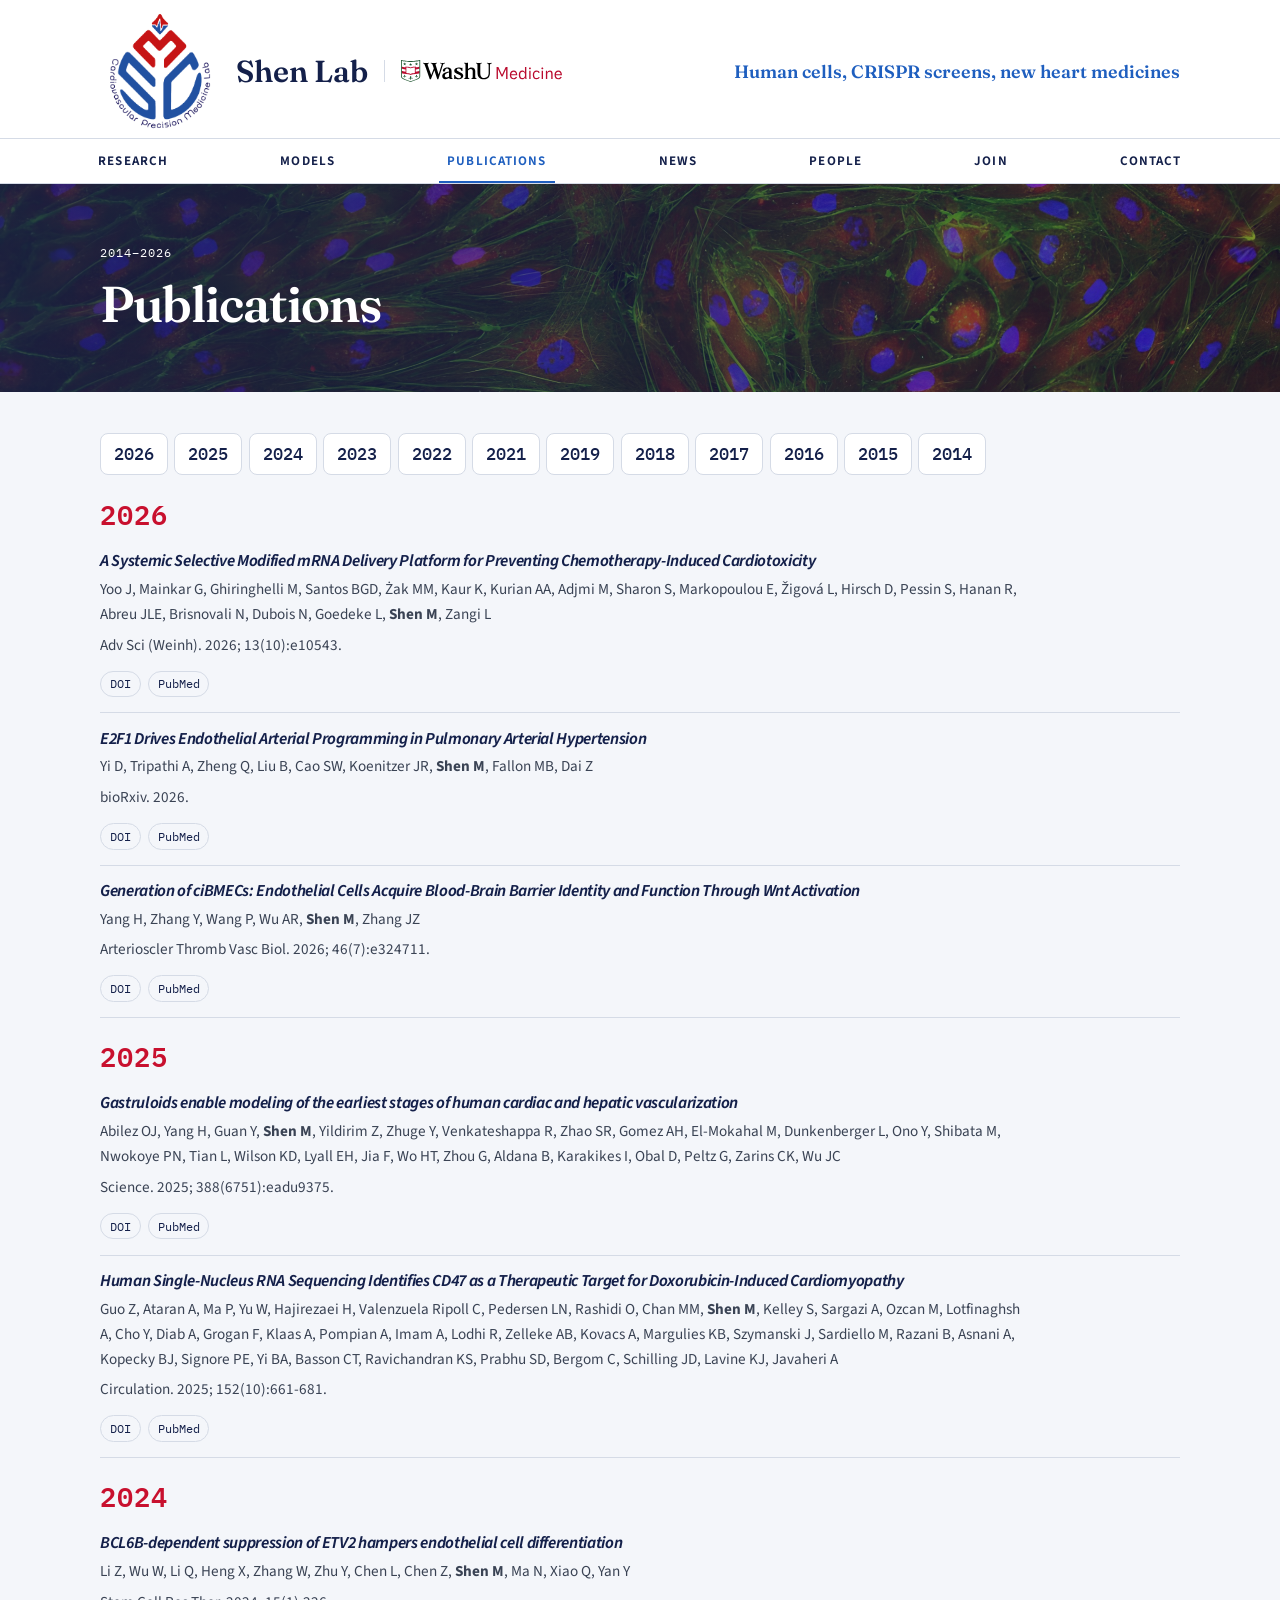
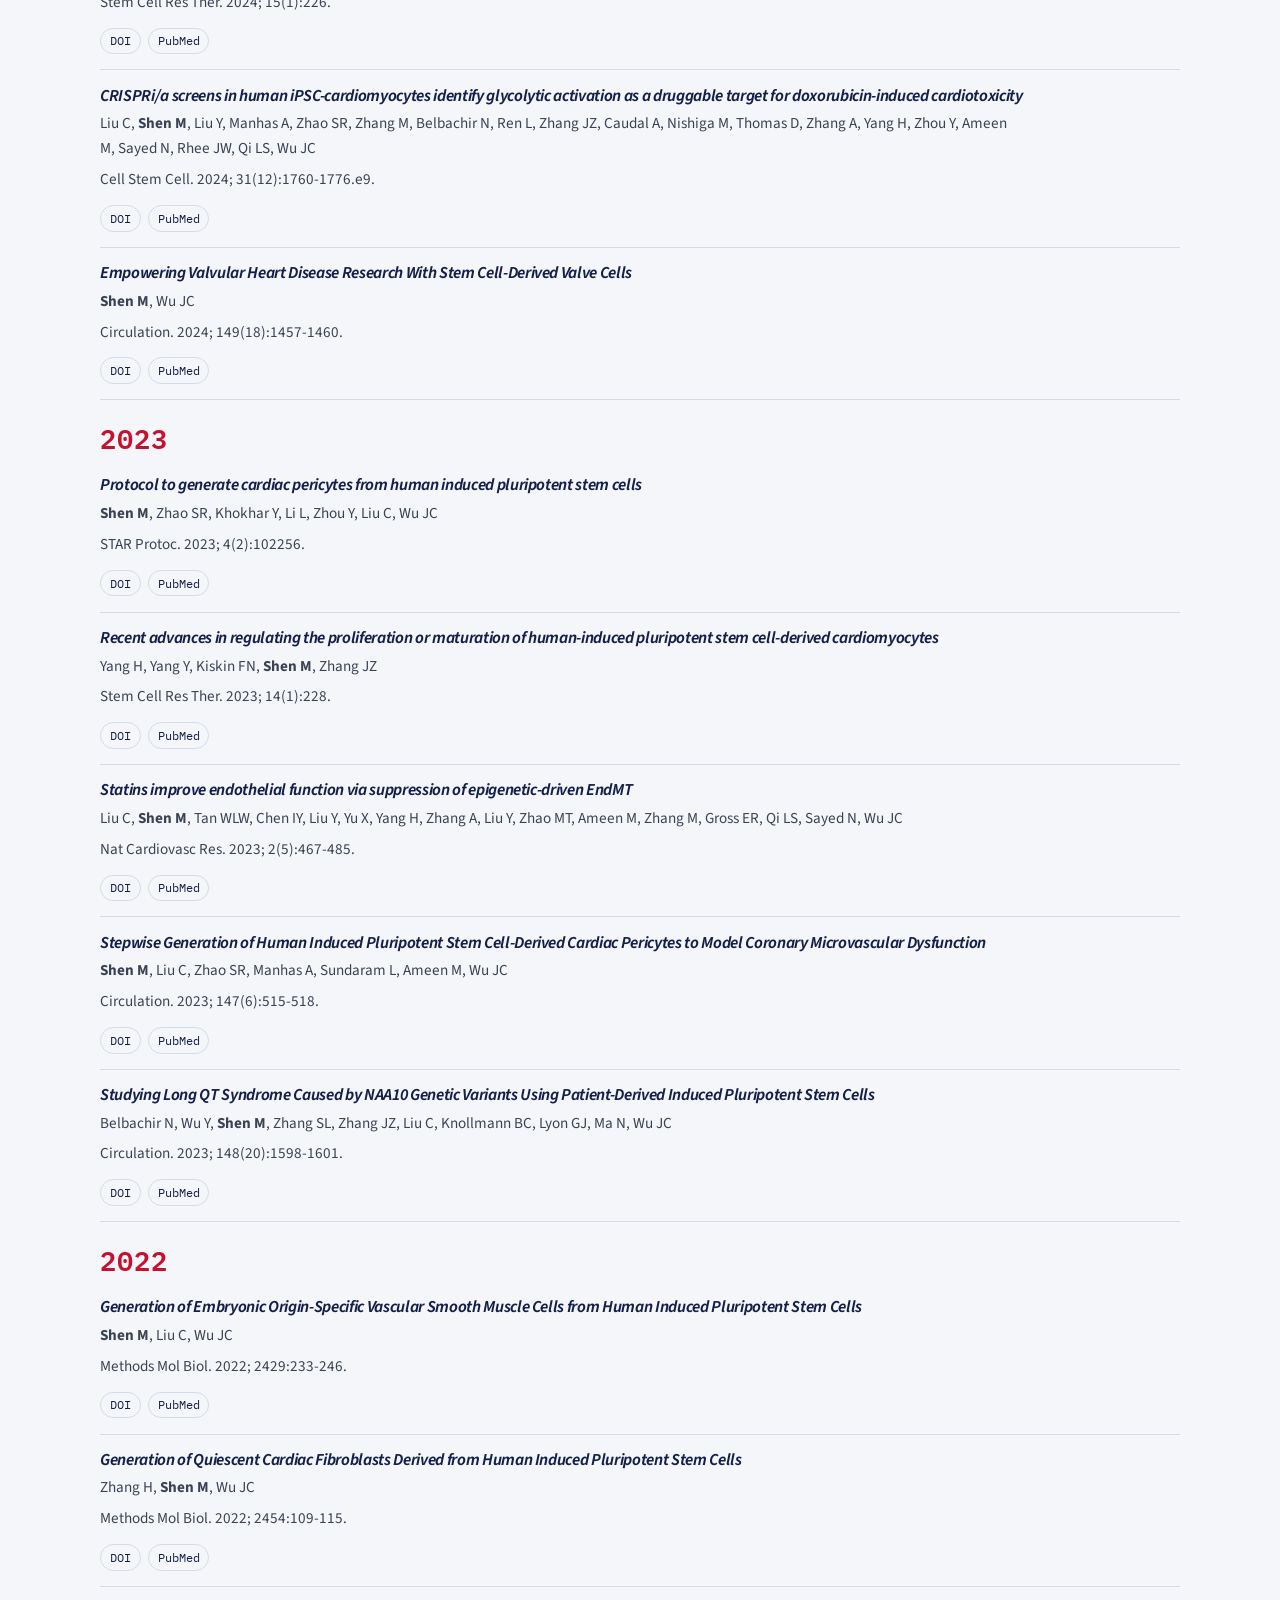
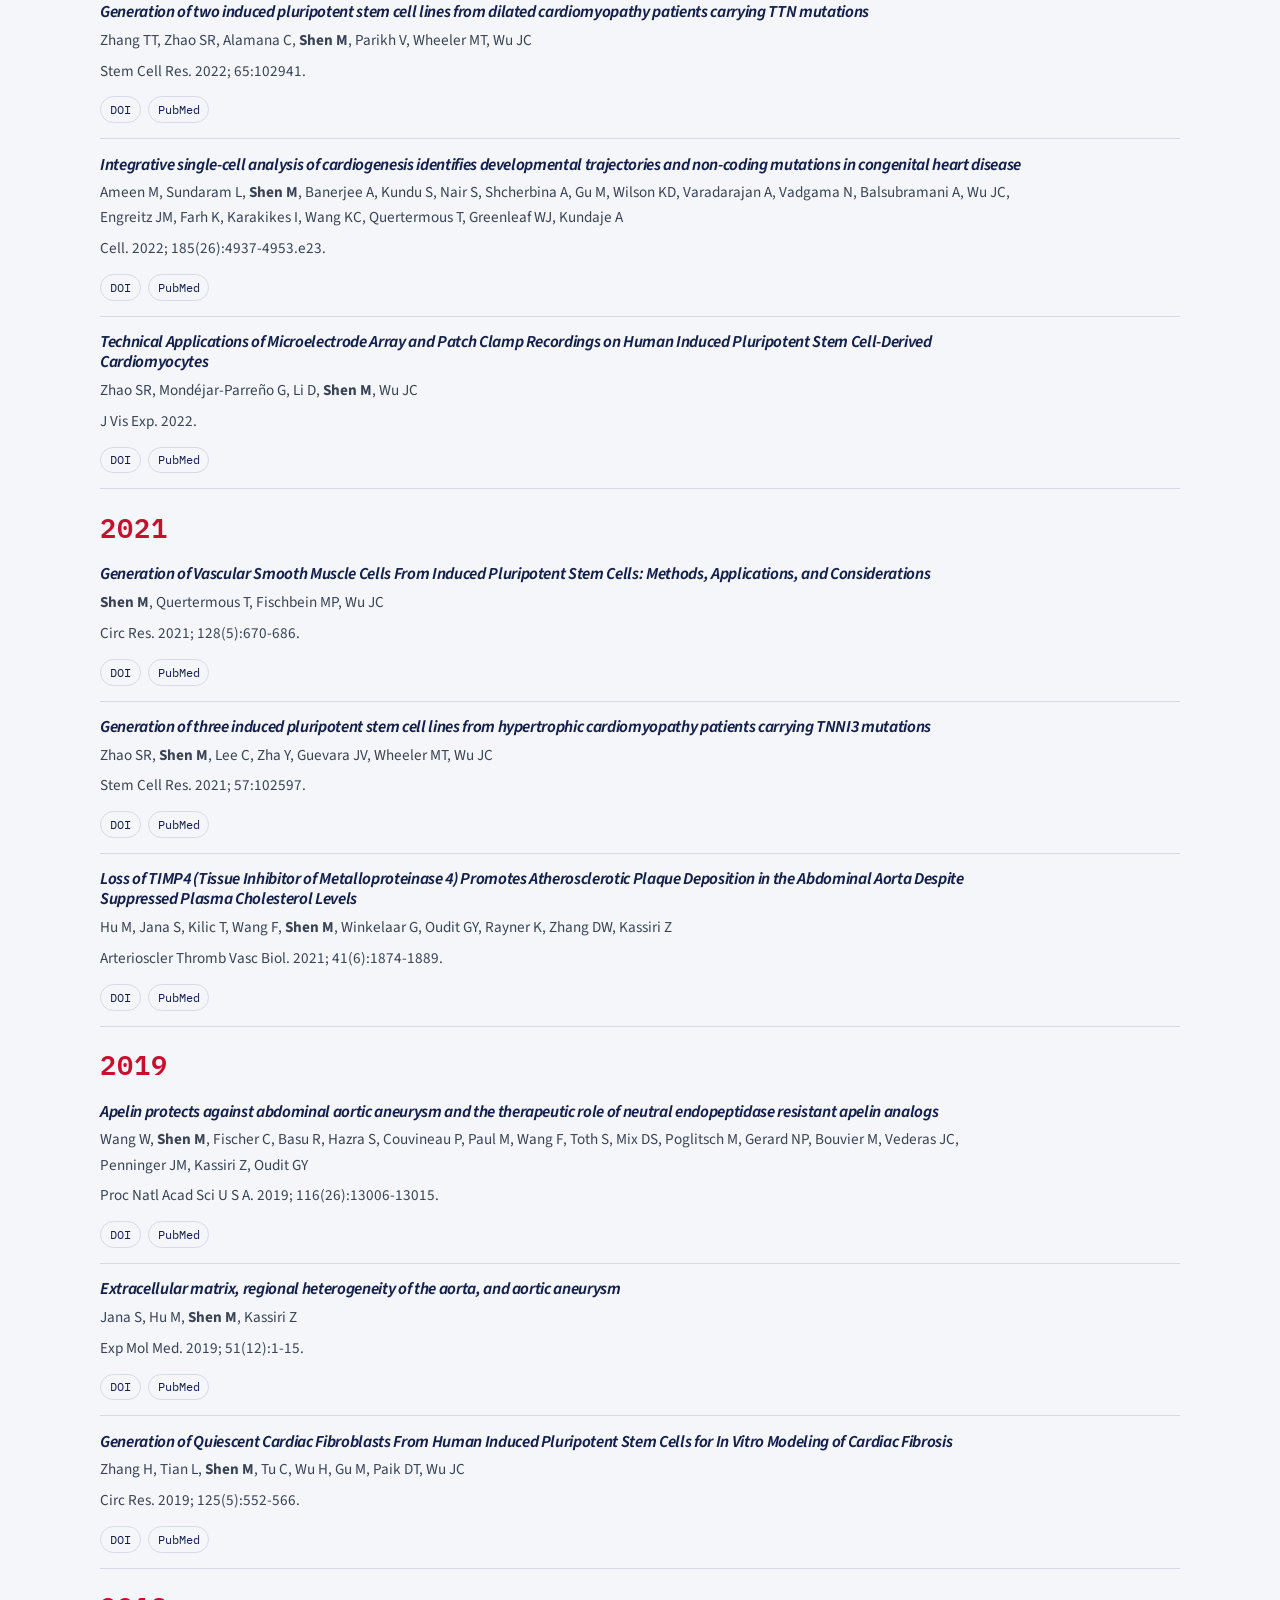
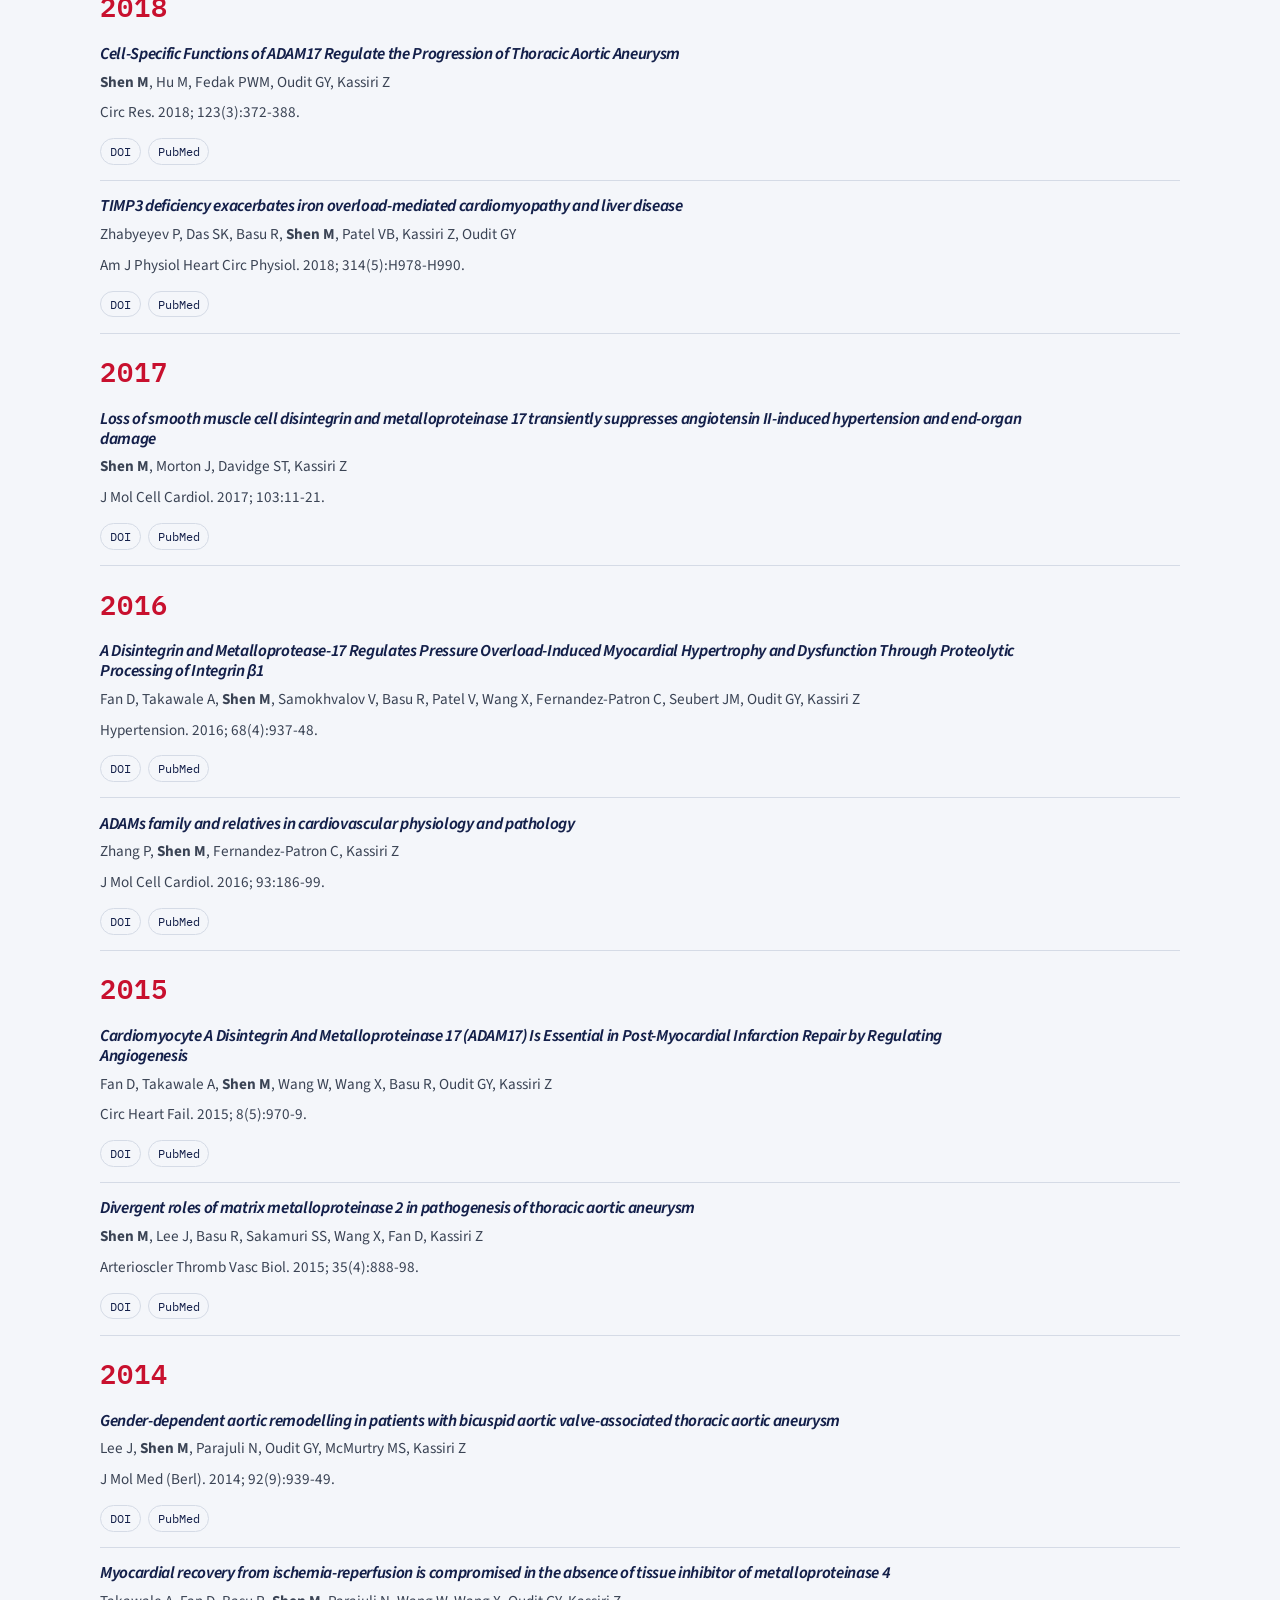
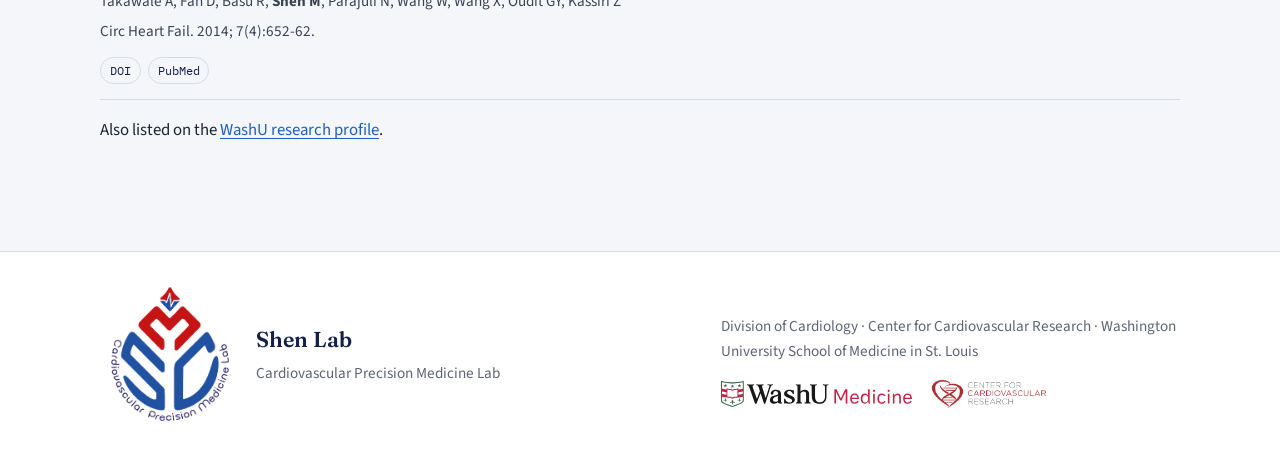
<file: publications.html>
<!DOCTYPE html>
<html lang="en">
<head>
  <meta charset="utf-8">
  <meta name="viewport" content="width=device-width, initial-scale=1">
  <title>Publications · Shen Lab</title>
  <meta name="description" content="Publications from the Shen Lab and collaborators.">
  <meta name="robots" content="noindex, nofollow">
  <link rel="canonical" href="https://promedgen.github.io/shen-lab/publications.html">
  <meta name="theme-color" content="#14204a">
  <meta property="og:type" content="website">
  <meta property="og:site_name" content="Shen Lab">
  <meta property="og:title" content="Publications · Shen Lab">
  <meta property="og:description" content="Publications from the Shen Lab and collaborators.">
  <meta property="og:url" content="https://promedgen.github.io/shen-lab/publications.html">
  <meta property="og:image" content="https://promedgen.github.io/shen-lab/assets/img/cm-ctnt.jpg">
  <meta property="og:image:alt" content="iPSC-derived cardiomyocytes stained for cardiac troponin T">
  <meta name="twitter:card" content="summary_large_image">
  <link rel="icon" href="assets/img/logo.png">
  <link rel="apple-touch-icon" href="assets/img/logo.png">
  <link rel="preconnect" href="https://fonts.googleapis.com">
  <link rel="preconnect" href="https://fonts.gstatic.com" crossorigin>
  <link href="https://fonts.googleapis.com/css2?family=Fraunces:opsz,wght@9..144,500;9..144,600&family=IBM+Plex+Mono:wght@400;500&family=Source+Sans+3:wght@400;600;700&display=swap" rel="stylesheet">
  <link rel="stylesheet" href="css/site.css">
</head>
<body>
  <a class="skip" href="#content">Skip to content</a>
  <header class="site-header">
    <div class="header-top">
      <a class="brand" href="index.html">
        <img src="assets/img/logo.png" alt="Shen Lab logo" width="594" height="669" fetchpriority="high">
        <strong class="brand-name">Shen Lab</strong>
        <img class="brand-washu" src="assets/img/washu-medicine.svg" alt="WashU Medicine" width="470" height="64" loading="lazy" decoding="async">
      </a>
      <p class="tagline">Human cells, CRISPR screens, new heart medicines</p>
      <button class="menu-toggle" type="button" aria-expanded="false" aria-controls="site-nav">Menu</button>
    </div>
    <div class="nav-bar" id="site-nav">
      <nav aria-label="Primary">
        <ul>
            <li><a href="research.html">Research</a></li>
            <li><a href="models.html">Models</a></li>
            <li><a href="publications.html" aria-current="page">Publications</a></li>
            <li><a href="news.html">News</a></li>
            <li><a href="people.html">People</a></li>
            <li><a href="join.html">Join</a></li>
            <li><a href="contact.html">Contact</a></li>
        </ul>
      </nav>
    </div>
  </header>
  <main id="content">

    <header class="masthead mast-pubs">
      <div class="wrap">
        <p class="kicker">2014–2026</p>
        <h1>Publications</h1>
      </div>
    </header>

    <section>
      <div class="wrap">
        <nav class="year-nav" aria-label="Years"><a href="#y2026">2026</a><a href="#y2025">2025</a><a href="#y2024">2024</a><a href="#y2023">2023</a><a href="#y2022">2022</a><a href="#y2021">2021</a><a href="#y2019">2019</a><a href="#y2018">2018</a><a href="#y2017">2017</a><a href="#y2016">2016</a><a href="#y2015">2015</a><a href="#y2014">2014</a></nav>
        
      <h2 class="year" id="y2026">2026</h2>
      <div class="pub-list">
        <article class="pub-row">
          <div class="pub-main">
            <h3><a href="https://doi.org/10.1002/advs.202510543">A Systemic Selective Modified mRNA Delivery Platform for Preventing Chemotherapy-Induced Cardiotoxicity</a></h3>
            <p class="pub-authors">Yoo J, Mainkar G, Ghiringhelli M, Santos BGD, Żak MM, Kaur K, Kurian AA, Adjmi M, Sharon S, Markopoulou E, Žigová L, Hirsch D, Pessin S, Hanan R, Abreu JLE, Brisnovali N, Dubois N, Goedeke L, <strong>Shen M</strong>, Zangi L</p>
            <p class="pub-venue">Adv Sci (Weinh). 2026; 13(10):e10543.</p>
            <div class="chips"><a class="chip" href="https://doi.org/10.1002/advs.202510543">DOI</a><a class="chip" href="https://pubmed.ncbi.nlm.nih.gov/41545029/">PubMed</a></div>
          </div>
          <div class="pub-metrics">
            <div class="altmetric-embed" data-badge-type="donut" data-doi="10.1002/advs.202510543" data-hide-no-mentions="true" data-link-target="_blank"></div>
            <span class="__dimensions_badge_embed__" data-doi="10.1002/advs.202510543" data-hide-zero-citations="true" data-style="small_circle" data-legend="hover-right"></span>
          </div>
        </article>
        <article class="pub-row">
          <div class="pub-main">
            <h3><a href="https://doi.org/10.64898/2026.07.02.736230">E2F1 Drives Endothelial Arterial Programming in Pulmonary Arterial Hypertension</a></h3>
            <p class="pub-authors">Yi D, Tripathi A, Zheng Q, Liu B, Cao SW, Koenitzer JR, <strong>Shen M</strong>, Fallon MB, Dai Z</p>
            <p class="pub-venue">bioRxiv. 2026.</p>
            <div class="chips"><a class="chip" href="https://doi.org/10.64898/2026.07.02.736230">DOI</a><a class="chip" href="https://pubmed.ncbi.nlm.nih.gov/42465492/">PubMed</a></div>
          </div>
          <div class="pub-metrics">
            <div class="altmetric-embed" data-badge-type="donut" data-doi="10.64898/2026.07.02.736230" data-hide-no-mentions="true" data-link-target="_blank"></div>
            <span class="__dimensions_badge_embed__" data-doi="10.64898/2026.07.02.736230" data-hide-zero-citations="true" data-style="small_circle" data-legend="hover-right"></span>
          </div>
        </article>
        <article class="pub-row">
          <div class="pub-main">
            <h3><a href="https://doi.org/10.1161/ATVBAHA.126.324711">Generation of ciBMECs: Endothelial Cells Acquire Blood-Brain Barrier Identity and Function Through Wnt Activation</a></h3>
            <p class="pub-authors">Yang H, Zhang Y, Wang P, Wu AR, <strong>Shen M</strong>, Zhang JZ</p>
            <p class="pub-venue">Arterioscler Thromb Vasc Biol. 2026; 46(7):e324711.</p>
            <div class="chips"><a class="chip" href="https://doi.org/10.1161/ATVBAHA.126.324711">DOI</a><a class="chip" href="https://pubmed.ncbi.nlm.nih.gov/42237909/">PubMed</a></div>
          </div>
          <div class="pub-metrics">
            <div class="altmetric-embed" data-badge-type="donut" data-doi="10.1161/ATVBAHA.126.324711" data-hide-no-mentions="true" data-link-target="_blank"></div>
            <span class="__dimensions_badge_embed__" data-doi="10.1161/ATVBAHA.126.324711" data-hide-zero-citations="true" data-style="small_circle" data-legend="hover-right"></span>
          </div>
        </article>
      </div>
      <h2 class="year" id="y2025">2025</h2>
      <div class="pub-list">
        <article class="pub-row">
          <div class="pub-main">
            <h3><a href="https://doi.org/10.1126/science.adu9375">Gastruloids enable modeling of the earliest stages of human cardiac and hepatic vascularization</a></h3>
            <p class="pub-authors">Abilez OJ, Yang H, Guan Y, <strong>Shen M</strong>, Yildirim Z, Zhuge Y, Venkateshappa R, Zhao SR, Gomez AH, El-Mokahal M, Dunkenberger L, Ono Y, Shibata M, Nwokoye PN, Tian L, Wilson KD, Lyall EH, Jia F, Wo HT, Zhou G, Aldana B, Karakikes I, Obal D, Peltz G, Zarins CK, Wu JC</p>
            <p class="pub-venue">Science. 2025; 388(6751):eadu9375.</p>
            <div class="chips"><a class="chip" href="https://doi.org/10.1126/science.adu9375">DOI</a><a class="chip" href="https://pubmed.ncbi.nlm.nih.gov/40472086/">PubMed</a></div>
          </div>
          <div class="pub-metrics">
            <div class="altmetric-embed" data-badge-type="donut" data-doi="10.1126/science.adu9375" data-hide-no-mentions="true" data-link-target="_blank"></div>
            <span class="__dimensions_badge_embed__" data-doi="10.1126/science.adu9375" data-hide-zero-citations="true" data-style="small_circle" data-legend="hover-right"></span>
          </div>
        </article>
        <article class="pub-row">
          <div class="pub-main">
            <h3><a href="https://doi.org/10.1161/CIRCULATIONAHA.124.071217">Human Single-Nucleus RNA Sequencing Identifies CD47 as a Therapeutic Target for Doxorubicin-Induced Cardiomyopathy</a></h3>
            <p class="pub-authors">Guo Z, Ataran A, Ma P, Yu W, Hajirezaei H, Valenzuela Ripoll C, Pedersen LN, Rashidi O, Chan MM, <strong>Shen M</strong>, Kelley S, Sargazi A, Ozcan M, Lotfinaghsh A, Cho Y, Diab A, Grogan F, Klaas A, Pompian A, Imam A, Lodhi R, Zelleke AB, Kovacs A, Margulies KB, Szymanski J, Sardiello M, Razani B, Asnani A, Kopecky BJ, Signore PE, Yi BA, Basson CT, Ravichandran KS, Prabhu SD, Bergom C, Schilling JD, Lavine KJ, Javaheri A</p>
            <p class="pub-venue">Circulation. 2025; 152(10):661-681.</p>
            <div class="chips"><a class="chip" href="https://doi.org/10.1161/CIRCULATIONAHA.124.071217">DOI</a><a class="chip" href="https://pubmed.ncbi.nlm.nih.gov/40808662/">PubMed</a></div>
          </div>
          <div class="pub-metrics">
            <div class="altmetric-embed" data-badge-type="donut" data-doi="10.1161/CIRCULATIONAHA.124.071217" data-hide-no-mentions="true" data-link-target="_blank"></div>
            <span class="__dimensions_badge_embed__" data-doi="10.1161/CIRCULATIONAHA.124.071217" data-hide-zero-citations="true" data-style="small_circle" data-legend="hover-right"></span>
          </div>
        </article>
      </div>
      <h2 class="year" id="y2024">2024</h2>
      <div class="pub-list">
        <article class="pub-row">
          <div class="pub-main">
            <h3><a href="https://doi.org/10.1186/s13287-024-03832-y">BCL6B-dependent suppression of ETV2 hampers endothelial cell differentiation</a></h3>
            <p class="pub-authors">Li Z, Wu W, Li Q, Heng X, Zhang W, Zhu Y, Chen L, Chen Z, <strong>Shen M</strong>, Ma N, Xiao Q, Yan Y</p>
            <p class="pub-venue">Stem Cell Res Ther. 2024; 15(1):226.</p>
            <div class="chips"><a class="chip" href="https://doi.org/10.1186/s13287-024-03832-y">DOI</a><a class="chip" href="https://pubmed.ncbi.nlm.nih.gov/39075623/">PubMed</a></div>
          </div>
          <div class="pub-metrics">
            <div class="altmetric-embed" data-badge-type="donut" data-doi="10.1186/s13287-024-03832-y" data-hide-no-mentions="true" data-link-target="_blank"></div>
            <span class="__dimensions_badge_embed__" data-doi="10.1186/s13287-024-03832-y" data-hide-zero-citations="true" data-style="small_circle" data-legend="hover-right"></span>
          </div>
        </article>
        <article class="pub-row">
          <div class="pub-main">
            <h3><a href="https://doi.org/10.1016/j.stem.2024.10.007">CRISPRi/a screens in human iPSC-cardiomyocytes identify glycolytic activation as a druggable target for doxorubicin-induced cardiotoxicity</a></h3>
            <p class="pub-authors">Liu C, <strong>Shen M</strong>, Liu Y, Manhas A, Zhao SR, Zhang M, Belbachir N, Ren L, Zhang JZ, Caudal A, Nishiga M, Thomas D, Zhang A, Yang H, Zhou Y, Ameen M, Sayed N, Rhee JW, Qi LS, Wu JC</p>
            <p class="pub-venue">Cell Stem Cell. 2024; 31(12):1760-1776.e9.</p>
            <div class="chips"><a class="chip" href="https://doi.org/10.1016/j.stem.2024.10.007">DOI</a><a class="chip" href="https://pubmed.ncbi.nlm.nih.gov/39515331/">PubMed</a></div>
          </div>
          <div class="pub-metrics">
            <div class="altmetric-embed" data-badge-type="donut" data-doi="10.1016/j.stem.2024.10.007" data-hide-no-mentions="true" data-link-target="_blank"></div>
            <span class="__dimensions_badge_embed__" data-doi="10.1016/j.stem.2024.10.007" data-hide-zero-citations="true" data-style="small_circle" data-legend="hover-right"></span>
          </div>
        </article>
        <article class="pub-row">
          <div class="pub-main">
            <h3><a href="https://doi.org/10.1161/CIRCULATIONAHA.124.068656">Empowering Valvular Heart Disease Research With Stem Cell-Derived Valve Cells</a></h3>
            <p class="pub-authors"><strong>Shen M</strong>, Wu JC</p>
            <p class="pub-venue">Circulation. 2024; 149(18):1457-1460.</p>
            <div class="chips"><a class="chip" href="https://doi.org/10.1161/CIRCULATIONAHA.124.068656">DOI</a><a class="chip" href="https://pubmed.ncbi.nlm.nih.gov/38683900/">PubMed</a></div>
          </div>
          <div class="pub-metrics">
            <div class="altmetric-embed" data-badge-type="donut" data-doi="10.1161/CIRCULATIONAHA.124.068656" data-hide-no-mentions="true" data-link-target="_blank"></div>
            <span class="__dimensions_badge_embed__" data-doi="10.1161/CIRCULATIONAHA.124.068656" data-hide-zero-citations="true" data-style="small_circle" data-legend="hover-right"></span>
          </div>
        </article>
      </div>
      <h2 class="year" id="y2023">2023</h2>
      <div class="pub-list">
        <article class="pub-row">
          <div class="pub-main">
            <h3><a href="https://doi.org/10.1016/j.xpro.2023.102256">Protocol to generate cardiac pericytes from human induced pluripotent stem cells</a></h3>
            <p class="pub-authors"><strong>Shen M</strong>, Zhao SR, Khokhar Y, Li L, Zhou Y, Liu C, Wu JC</p>
            <p class="pub-venue">STAR Protoc. 2023; 4(2):102256.</p>
            <div class="chips"><a class="chip" href="https://doi.org/10.1016/j.xpro.2023.102256">DOI</a><a class="chip" href="https://pubmed.ncbi.nlm.nih.gov/37119139/">PubMed</a></div>
          </div>
          <div class="pub-metrics">
            <div class="altmetric-embed" data-badge-type="donut" data-doi="10.1016/j.xpro.2023.102256" data-hide-no-mentions="true" data-link-target="_blank"></div>
            <span class="__dimensions_badge_embed__" data-doi="10.1016/j.xpro.2023.102256" data-hide-zero-citations="true" data-style="small_circle" data-legend="hover-right"></span>
          </div>
        </article>
        <article class="pub-row">
          <div class="pub-main">
            <h3><a href="https://doi.org/10.1186/s13287-023-03470-w">Recent advances in regulating the proliferation or maturation of human-induced pluripotent stem cell-derived cardiomyocytes</a></h3>
            <p class="pub-authors">Yang H, Yang Y, Kiskin FN, <strong>Shen M</strong>, Zhang JZ</p>
            <p class="pub-venue">Stem Cell Res Ther. 2023; 14(1):228.</p>
            <div class="chips"><a class="chip" href="https://doi.org/10.1186/s13287-023-03470-w">DOI</a><a class="chip" href="https://pubmed.ncbi.nlm.nih.gov/37649113/">PubMed</a></div>
          </div>
          <div class="pub-metrics">
            <div class="altmetric-embed" data-badge-type="donut" data-doi="10.1186/s13287-023-03470-w" data-hide-no-mentions="true" data-link-target="_blank"></div>
            <span class="__dimensions_badge_embed__" data-doi="10.1186/s13287-023-03470-w" data-hide-zero-citations="true" data-style="small_circle" data-legend="hover-right"></span>
          </div>
        </article>
        <article class="pub-row">
          <div class="pub-main">
            <h3><a href="https://doi.org/10.1038/s44161-023-00267-1">Statins improve endothelial function via suppression of epigenetic-driven EndMT</a></h3>
            <p class="pub-authors">Liu C, <strong>Shen M</strong>, Tan WLW, Chen IY, Liu Y, Yu X, Yang H, Zhang A, Liu Y, Zhao MT, Ameen M, Zhang M, Gross ER, Qi LS, Sayed N, Wu JC</p>
            <p class="pub-venue">Nat Cardiovasc Res. 2023; 2(5):467-485.</p>
            <div class="chips"><a class="chip" href="https://doi.org/10.1038/s44161-023-00267-1">DOI</a><a class="chip" href="https://pubmed.ncbi.nlm.nih.gov/37693816/">PubMed</a></div>
          </div>
          <div class="pub-metrics">
            <div class="altmetric-embed" data-badge-type="donut" data-doi="10.1038/s44161-023-00267-1" data-hide-no-mentions="true" data-link-target="_blank"></div>
            <span class="__dimensions_badge_embed__" data-doi="10.1038/s44161-023-00267-1" data-hide-zero-citations="true" data-style="small_circle" data-legend="hover-right"></span>
          </div>
        </article>
        <article class="pub-row">
          <div class="pub-main">
            <h3><a href="https://doi.org/10.1161/CIRCULATIONAHA.122.061770">Stepwise Generation of Human Induced Pluripotent Stem Cell-Derived Cardiac Pericytes to Model Coronary Microvascular Dysfunction</a></h3>
            <p class="pub-authors"><strong>Shen M</strong>, Liu C, Zhao SR, Manhas A, Sundaram L, Ameen M, Wu JC</p>
            <p class="pub-venue">Circulation. 2023; 147(6):515-518.</p>
            <div class="chips"><a class="chip" href="https://doi.org/10.1161/CIRCULATIONAHA.122.061770">DOI</a><a class="chip" href="https://pubmed.ncbi.nlm.nih.gov/36745700/">PubMed</a></div>
          </div>
          <div class="pub-metrics">
            <div class="altmetric-embed" data-badge-type="donut" data-doi="10.1161/CIRCULATIONAHA.122.061770" data-hide-no-mentions="true" data-link-target="_blank"></div>
            <span class="__dimensions_badge_embed__" data-doi="10.1161/CIRCULATIONAHA.122.061770" data-hide-zero-citations="true" data-style="small_circle" data-legend="hover-right"></span>
          </div>
        </article>
        <article class="pub-row">
          <div class="pub-main">
            <h3><a href="https://doi.org/10.1161/CIRCULATIONAHA.122.061864">Studying Long QT Syndrome Caused by NAA10 Genetic Variants Using Patient-Derived Induced Pluripotent Stem Cells</a></h3>
            <p class="pub-authors">Belbachir N, Wu Y, <strong>Shen M</strong>, Zhang SL, Zhang JZ, Liu C, Knollmann BC, Lyon GJ, Ma N, Wu JC</p>
            <p class="pub-venue">Circulation. 2023; 148(20):1598-1601.</p>
            <div class="chips"><a class="chip" href="https://doi.org/10.1161/CIRCULATIONAHA.122.061864">DOI</a><a class="chip" href="https://pubmed.ncbi.nlm.nih.gov/37956223/">PubMed</a></div>
          </div>
          <div class="pub-metrics">
            <div class="altmetric-embed" data-badge-type="donut" data-doi="10.1161/CIRCULATIONAHA.122.061864" data-hide-no-mentions="true" data-link-target="_blank"></div>
            <span class="__dimensions_badge_embed__" data-doi="10.1161/CIRCULATIONAHA.122.061864" data-hide-zero-citations="true" data-style="small_circle" data-legend="hover-right"></span>
          </div>
        </article>
      </div>
      <h2 class="year" id="y2022">2022</h2>
      <div class="pub-list">
        <article class="pub-row">
          <div class="pub-main">
            <h3><a href="https://doi.org/10.1007/978-1-0716-1979-7_15">Generation of Embryonic Origin-Specific Vascular Smooth Muscle Cells from Human Induced Pluripotent Stem Cells</a></h3>
            <p class="pub-authors"><strong>Shen M</strong>, Liu C, Wu JC</p>
            <p class="pub-venue">Methods Mol Biol. 2022; 2429:233-246.</p>
            <div class="chips"><a class="chip" href="https://doi.org/10.1007/978-1-0716-1979-7_15">DOI</a><a class="chip" href="https://pubmed.ncbi.nlm.nih.gov/35507165/">PubMed</a></div>
          </div>
          <div class="pub-metrics">
            <div class="altmetric-embed" data-badge-type="donut" data-doi="10.1007/978-1-0716-1979-7_15" data-hide-no-mentions="true" data-link-target="_blank"></div>
            <span class="__dimensions_badge_embed__" data-doi="10.1007/978-1-0716-1979-7_15" data-hide-zero-citations="true" data-style="small_circle" data-legend="hover-right"></span>
          </div>
        </article>
        <article class="pub-row">
          <div class="pub-main">
            <h3><a href="https://doi.org/10.1007/7651_2020_300">Generation of Quiescent Cardiac Fibroblasts Derived from Human Induced Pluripotent Stem Cells</a></h3>
            <p class="pub-authors">Zhang H, <strong>Shen M</strong>, Wu JC</p>
            <p class="pub-venue">Methods Mol Biol. 2022; 2454:109-115.</p>
            <div class="chips"><a class="chip" href="https://doi.org/10.1007/7651_2020_300">DOI</a><a class="chip" href="https://pubmed.ncbi.nlm.nih.gov/32671814/">PubMed</a></div>
          </div>
          <div class="pub-metrics">
            <div class="altmetric-embed" data-badge-type="donut" data-doi="10.1007/7651_2020_300" data-hide-no-mentions="true" data-link-target="_blank"></div>
            <span class="__dimensions_badge_embed__" data-doi="10.1007/7651_2020_300" data-hide-zero-citations="true" data-style="small_circle" data-legend="hover-right"></span>
          </div>
        </article>
        <article class="pub-row">
          <div class="pub-main">
            <h3><a href="https://doi.org/10.1016/j.scr.2022.102941">Generation of two induced pluripotent stem cell lines from dilated cardiomyopathy patients carrying TTN mutations</a></h3>
            <p class="pub-authors">Zhang TT, Zhao SR, Alamana C, <strong>Shen M</strong>, Parikh V, Wheeler MT, Wu JC</p>
            <p class="pub-venue">Stem Cell Res. 2022; 65:102941.</p>
            <div class="chips"><a class="chip" href="https://doi.org/10.1016/j.scr.2022.102941">DOI</a><a class="chip" href="https://pubmed.ncbi.nlm.nih.gov/36270069/">PubMed</a></div>
          </div>
          <div class="pub-metrics">
            <div class="altmetric-embed" data-badge-type="donut" data-doi="10.1016/j.scr.2022.102941" data-hide-no-mentions="true" data-link-target="_blank"></div>
            <span class="__dimensions_badge_embed__" data-doi="10.1016/j.scr.2022.102941" data-hide-zero-citations="true" data-style="small_circle" data-legend="hover-right"></span>
          </div>
        </article>
        <article class="pub-row">
          <div class="pub-main">
            <h3><a href="https://doi.org/10.1016/j.cell.2022.11.028">Integrative single-cell analysis of cardiogenesis identifies developmental trajectories and non-coding mutations in congenital heart disease</a></h3>
            <p class="pub-authors">Ameen M, Sundaram L, <strong>Shen M</strong>, Banerjee A, Kundu S, Nair S, Shcherbina A, Gu M, Wilson KD, Varadarajan A, Vadgama N, Balsubramani A, Wu JC, Engreitz JM, Farh K, Karakikes I, Wang KC, Quertermous T, Greenleaf WJ, Kundaje A</p>
            <p class="pub-venue">Cell. 2022; 185(26):4937-4953.e23.</p>
            <div class="chips"><a class="chip" href="https://doi.org/10.1016/j.cell.2022.11.028">DOI</a><a class="chip" href="https://pubmed.ncbi.nlm.nih.gov/36563664/">PubMed</a></div>
          </div>
          <div class="pub-metrics">
            <div class="altmetric-embed" data-badge-type="donut" data-doi="10.1016/j.cell.2022.11.028" data-hide-no-mentions="true" data-link-target="_blank"></div>
            <span class="__dimensions_badge_embed__" data-doi="10.1016/j.cell.2022.11.028" data-hide-zero-citations="true" data-style="small_circle" data-legend="hover-right"></span>
          </div>
        </article>
        <article class="pub-row">
          <div class="pub-main">
            <h3><a href="https://doi.org/10.3791/64265">Technical Applications of Microelectrode Array and Patch Clamp Recordings on Human Induced Pluripotent Stem Cell-Derived Cardiomyocytes</a></h3>
            <p class="pub-authors">Zhao SR, Mondéjar-Parreño G, Li D, <strong>Shen M</strong>, Wu JC</p>
            <p class="pub-venue">J Vis Exp. 2022.</p>
            <div class="chips"><a class="chip" href="https://doi.org/10.3791/64265">DOI</a><a class="chip" href="https://pubmed.ncbi.nlm.nih.gov/35993757/">PubMed</a></div>
          </div>
          <div class="pub-metrics">
            <div class="altmetric-embed" data-badge-type="donut" data-doi="10.3791/64265" data-hide-no-mentions="true" data-link-target="_blank"></div>
            <span class="__dimensions_badge_embed__" data-doi="10.3791/64265" data-hide-zero-citations="true" data-style="small_circle" data-legend="hover-right"></span>
          </div>
        </article>
      </div>
      <h2 class="year" id="y2021">2021</h2>
      <div class="pub-list">
        <article class="pub-row">
          <div class="pub-main">
            <h3><a href="https://doi.org/10.1161/CIRCRESAHA.120.318049">Generation of Vascular Smooth Muscle Cells From Induced Pluripotent Stem Cells: Methods, Applications, and Considerations</a></h3>
            <p class="pub-authors"><strong>Shen M</strong>, Quertermous T, Fischbein MP, Wu JC</p>
            <p class="pub-venue">Circ Res. 2021; 128(5):670-686.</p>
            <div class="chips"><a class="chip" href="https://doi.org/10.1161/CIRCRESAHA.120.318049">DOI</a><a class="chip" href="https://pubmed.ncbi.nlm.nih.gov/33818124/">PubMed</a></div>
          </div>
          <div class="pub-metrics">
            <div class="altmetric-embed" data-badge-type="donut" data-doi="10.1161/CIRCRESAHA.120.318049" data-hide-no-mentions="true" data-link-target="_blank"></div>
            <span class="__dimensions_badge_embed__" data-doi="10.1161/CIRCRESAHA.120.318049" data-hide-zero-citations="true" data-style="small_circle" data-legend="hover-right"></span>
          </div>
        </article>
        <article class="pub-row">
          <div class="pub-main">
            <h3><a href="https://doi.org/10.1016/j.scr.2021.102597">Generation of three induced pluripotent stem cell lines from hypertrophic cardiomyopathy patients carrying TNNI3 mutations</a></h3>
            <p class="pub-authors">Zhao SR, <strong>Shen M</strong>, Lee C, Zha Y, Guevara JV, Wheeler MT, Wu JC</p>
            <p class="pub-venue">Stem Cell Res. 2021; 57:102597.</p>
            <div class="chips"><a class="chip" href="https://doi.org/10.1016/j.scr.2021.102597">DOI</a><a class="chip" href="https://pubmed.ncbi.nlm.nih.gov/34798544/">PubMed</a></div>
          </div>
          <div class="pub-metrics">
            <div class="altmetric-embed" data-badge-type="donut" data-doi="10.1016/j.scr.2021.102597" data-hide-no-mentions="true" data-link-target="_blank"></div>
            <span class="__dimensions_badge_embed__" data-doi="10.1016/j.scr.2021.102597" data-hide-zero-citations="true" data-style="small_circle" data-legend="hover-right"></span>
          </div>
        </article>
        <article class="pub-row">
          <div class="pub-main">
            <h3><a href="https://doi.org/10.1161/ATVBAHA.120.315522">Loss of TIMP4 (Tissue Inhibitor of Metalloproteinase 4) Promotes Atherosclerotic Plaque Deposition in the Abdominal Aorta Despite Suppressed Plasma Cholesterol Levels</a></h3>
            <p class="pub-authors">Hu M, Jana S, Kilic T, Wang F, <strong>Shen M</strong>, Winkelaar G, Oudit GY, Rayner K, Zhang DW, Kassiri Z</p>
            <p class="pub-venue">Arterioscler Thromb Vasc Biol. 2021; 41(6):1874-1889.</p>
            <div class="chips"><a class="chip" href="https://doi.org/10.1161/ATVBAHA.120.315522">DOI</a><a class="chip" href="https://pubmed.ncbi.nlm.nih.gov/33792349/">PubMed</a></div>
          </div>
          <div class="pub-metrics">
            <div class="altmetric-embed" data-badge-type="donut" data-doi="10.1161/ATVBAHA.120.315522" data-hide-no-mentions="true" data-link-target="_blank"></div>
            <span class="__dimensions_badge_embed__" data-doi="10.1161/ATVBAHA.120.315522" data-hide-zero-citations="true" data-style="small_circle" data-legend="hover-right"></span>
          </div>
        </article>
      </div>
      <h2 class="year" id="y2019">2019</h2>
      <div class="pub-list">
        <article class="pub-row">
          <div class="pub-main">
            <h3><a href="https://doi.org/10.1073/pnas.1900152116">Apelin protects against abdominal aortic aneurysm and the therapeutic role of neutral endopeptidase resistant apelin analogs</a></h3>
            <p class="pub-authors">Wang W, <strong>Shen M</strong>, Fischer C, Basu R, Hazra S, Couvineau P, Paul M, Wang F, Toth S, Mix DS, Poglitsch M, Gerard NP, Bouvier M, Vederas JC, Penninger JM, Kassiri Z, Oudit GY</p>
            <p class="pub-venue">Proc Natl Acad Sci U S A. 2019; 116(26):13006-13015.</p>
            <div class="chips"><a class="chip" href="https://doi.org/10.1073/pnas.1900152116">DOI</a><a class="chip" href="https://pubmed.ncbi.nlm.nih.gov/31189595/">PubMed</a></div>
          </div>
          <div class="pub-metrics">
            <div class="altmetric-embed" data-badge-type="donut" data-doi="10.1073/pnas.1900152116" data-hide-no-mentions="true" data-link-target="_blank"></div>
            <span class="__dimensions_badge_embed__" data-doi="10.1073/pnas.1900152116" data-hide-zero-citations="true" data-style="small_circle" data-legend="hover-right"></span>
          </div>
        </article>
        <article class="pub-row">
          <div class="pub-main">
            <h3><a href="https://doi.org/10.1038/s12276-019-0286-3">Extracellular matrix, regional heterogeneity of the aorta, and aortic aneurysm</a></h3>
            <p class="pub-authors">Jana S, Hu M, <strong>Shen M</strong>, Kassiri Z</p>
            <p class="pub-venue">Exp Mol Med. 2019; 51(12):1-15.</p>
            <div class="chips"><a class="chip" href="https://doi.org/10.1038/s12276-019-0286-3">DOI</a><a class="chip" href="https://pubmed.ncbi.nlm.nih.gov/31857579/">PubMed</a></div>
          </div>
          <div class="pub-metrics">
            <div class="altmetric-embed" data-badge-type="donut" data-doi="10.1038/s12276-019-0286-3" data-hide-no-mentions="true" data-link-target="_blank"></div>
            <span class="__dimensions_badge_embed__" data-doi="10.1038/s12276-019-0286-3" data-hide-zero-citations="true" data-style="small_circle" data-legend="hover-right"></span>
          </div>
        </article>
        <article class="pub-row">
          <div class="pub-main">
            <h3><a href="https://doi.org/10.1161/CIRCRESAHA.119.315491">Generation of Quiescent Cardiac Fibroblasts From Human Induced Pluripotent Stem Cells for In Vitro Modeling of Cardiac Fibrosis</a></h3>
            <p class="pub-authors">Zhang H, Tian L, <strong>Shen M</strong>, Tu C, Wu H, Gu M, Paik DT, Wu JC</p>
            <p class="pub-venue">Circ Res. 2019; 125(5):552-566.</p>
            <div class="chips"><a class="chip" href="https://doi.org/10.1161/CIRCRESAHA.119.315491">DOI</a><a class="chip" href="https://pubmed.ncbi.nlm.nih.gov/31288631/">PubMed</a></div>
          </div>
          <div class="pub-metrics">
            <div class="altmetric-embed" data-badge-type="donut" data-doi="10.1161/CIRCRESAHA.119.315491" data-hide-no-mentions="true" data-link-target="_blank"></div>
            <span class="__dimensions_badge_embed__" data-doi="10.1161/CIRCRESAHA.119.315491" data-hide-zero-citations="true" data-style="small_circle" data-legend="hover-right"></span>
          </div>
        </article>
      </div>
      <h2 class="year" id="y2018">2018</h2>
      <div class="pub-list">
        <article class="pub-row">
          <div class="pub-main">
            <h3><a href="https://doi.org/10.1161/CIRCRESAHA.118.313181">Cell-Specific Functions of ADAM17 Regulate the Progression of Thoracic Aortic Aneurysm</a></h3>
            <p class="pub-authors"><strong>Shen M</strong>, Hu M, Fedak PWM, Oudit GY, Kassiri Z</p>
            <p class="pub-venue">Circ Res. 2018; 123(3):372-388.</p>
            <div class="chips"><a class="chip" href="https://doi.org/10.1161/CIRCRESAHA.118.313181">DOI</a><a class="chip" href="https://pubmed.ncbi.nlm.nih.gov/29930147/">PubMed</a></div>
          </div>
          <div class="pub-metrics">
            <div class="altmetric-embed" data-badge-type="donut" data-doi="10.1161/CIRCRESAHA.118.313181" data-hide-no-mentions="true" data-link-target="_blank"></div>
            <span class="__dimensions_badge_embed__" data-doi="10.1161/CIRCRESAHA.118.313181" data-hide-zero-citations="true" data-style="small_circle" data-legend="hover-right"></span>
          </div>
        </article>
        <article class="pub-row">
          <div class="pub-main">
            <h3><a href="https://doi.org/10.1152/ajpheart.00597.2017">TIMP3 deficiency exacerbates iron overload-mediated cardiomyopathy and liver disease</a></h3>
            <p class="pub-authors">Zhabyeyev P, Das SK, Basu R, <strong>Shen M</strong>, Patel VB, Kassiri Z, Oudit GY</p>
            <p class="pub-venue">Am J Physiol Heart Circ Physiol. 2018; 314(5):H978-H990.</p>
            <div class="chips"><a class="chip" href="https://doi.org/10.1152/ajpheart.00597.2017">DOI</a><a class="chip" href="https://pubmed.ncbi.nlm.nih.gov/29373036/">PubMed</a></div>
          </div>
          <div class="pub-metrics">
            <div class="altmetric-embed" data-badge-type="donut" data-doi="10.1152/ajpheart.00597.2017" data-hide-no-mentions="true" data-link-target="_blank"></div>
            <span class="__dimensions_badge_embed__" data-doi="10.1152/ajpheart.00597.2017" data-hide-zero-citations="true" data-style="small_circle" data-legend="hover-right"></span>
          </div>
        </article>
      </div>
      <h2 class="year" id="y2017">2017</h2>
      <div class="pub-list">
        <article class="pub-row">
          <div class="pub-main">
            <h3><a href="https://doi.org/10.1016/j.yjmcc.2016.12.001">Loss of smooth muscle cell disintegrin and metalloproteinase 17 transiently suppresses angiotensin II-induced hypertension and end-organ damage</a></h3>
            <p class="pub-authors"><strong>Shen M</strong>, Morton J, Davidge ST, Kassiri Z</p>
            <p class="pub-venue">J Mol Cell Cardiol. 2017; 103:11-21.</p>
            <div class="chips"><a class="chip" href="https://doi.org/10.1016/j.yjmcc.2016.12.001">DOI</a><a class="chip" href="https://pubmed.ncbi.nlm.nih.gov/27993561/">PubMed</a></div>
          </div>
          <div class="pub-metrics">
            <div class="altmetric-embed" data-badge-type="donut" data-doi="10.1016/j.yjmcc.2016.12.001" data-hide-no-mentions="true" data-link-target="_blank"></div>
            <span class="__dimensions_badge_embed__" data-doi="10.1016/j.yjmcc.2016.12.001" data-hide-zero-citations="true" data-style="small_circle" data-legend="hover-right"></span>
          </div>
        </article>
      </div>
      <h2 class="year" id="y2016">2016</h2>
      <div class="pub-list">
        <article class="pub-row">
          <div class="pub-main">
            <h3><a href="https://doi.org/10.1161/HYPERTENSIONAHA.116.07566">A Disintegrin and Metalloprotease-17 Regulates Pressure Overload-Induced Myocardial Hypertrophy and Dysfunction Through Proteolytic Processing of Integrin β1</a></h3>
            <p class="pub-authors">Fan D, Takawale A, <strong>Shen M</strong>, Samokhvalov V, Basu R, Patel V, Wang X, Fernandez-Patron C, Seubert JM, Oudit GY, Kassiri Z</p>
            <p class="pub-venue">Hypertension. 2016; 68(4):937-48.</p>
            <div class="chips"><a class="chip" href="https://doi.org/10.1161/HYPERTENSIONAHA.116.07566">DOI</a><a class="chip" href="https://pubmed.ncbi.nlm.nih.gov/27550917/">PubMed</a></div>
          </div>
          <div class="pub-metrics">
            <div class="altmetric-embed" data-badge-type="donut" data-doi="10.1161/HYPERTENSIONAHA.116.07566" data-hide-no-mentions="true" data-link-target="_blank"></div>
            <span class="__dimensions_badge_embed__" data-doi="10.1161/HYPERTENSIONAHA.116.07566" data-hide-zero-citations="true" data-style="small_circle" data-legend="hover-right"></span>
          </div>
        </article>
        <article class="pub-row">
          <div class="pub-main">
            <h3><a href="https://doi.org/10.1016/j.yjmcc.2015.10.031">ADAMs family and relatives in cardiovascular physiology and pathology</a></h3>
            <p class="pub-authors">Zhang P, <strong>Shen M</strong>, Fernandez-Patron C, Kassiri Z</p>
            <p class="pub-venue">J Mol Cell Cardiol. 2016; 93:186-99.</p>
            <div class="chips"><a class="chip" href="https://doi.org/10.1016/j.yjmcc.2015.10.031">DOI</a><a class="chip" href="https://pubmed.ncbi.nlm.nih.gov/26522853/">PubMed</a></div>
          </div>
          <div class="pub-metrics">
            <div class="altmetric-embed" data-badge-type="donut" data-doi="10.1016/j.yjmcc.2015.10.031" data-hide-no-mentions="true" data-link-target="_blank"></div>
            <span class="__dimensions_badge_embed__" data-doi="10.1016/j.yjmcc.2015.10.031" data-hide-zero-citations="true" data-style="small_circle" data-legend="hover-right"></span>
          </div>
        </article>
      </div>
      <h2 class="year" id="y2015">2015</h2>
      <div class="pub-list">
        <article class="pub-row">
          <div class="pub-main">
            <h3><a href="https://doi.org/10.1161/CIRCHEARTFAILURE.114.002029">Cardiomyocyte A Disintegrin And Metalloproteinase 17 (ADAM17) Is Essential in Post-Myocardial Infarction Repair by Regulating Angiogenesis</a></h3>
            <p class="pub-authors">Fan D, Takawale A, <strong>Shen M</strong>, Wang W, Wang X, Basu R, Oudit GY, Kassiri Z</p>
            <p class="pub-venue">Circ Heart Fail. 2015; 8(5):970-9.</p>
            <div class="chips"><a class="chip" href="https://doi.org/10.1161/CIRCHEARTFAILURE.114.002029">DOI</a><a class="chip" href="https://pubmed.ncbi.nlm.nih.gov/26136458/">PubMed</a></div>
          </div>
          <div class="pub-metrics">
            <div class="altmetric-embed" data-badge-type="donut" data-doi="10.1161/CIRCHEARTFAILURE.114.002029" data-hide-no-mentions="true" data-link-target="_blank"></div>
            <span class="__dimensions_badge_embed__" data-doi="10.1161/CIRCHEARTFAILURE.114.002029" data-hide-zero-citations="true" data-style="small_circle" data-legend="hover-right"></span>
          </div>
        </article>
        <article class="pub-row">
          <div class="pub-main">
            <h3><a href="https://doi.org/10.1161/ATVBAHA.114.305115">Divergent roles of matrix metalloproteinase 2 in pathogenesis of thoracic aortic aneurysm</a></h3>
            <p class="pub-authors"><strong>Shen M</strong>, Lee J, Basu R, Sakamuri SS, Wang X, Fan D, Kassiri Z</p>
            <p class="pub-venue">Arterioscler Thromb Vasc Biol. 2015; 35(4):888-98.</p>
            <div class="chips"><a class="chip" href="https://doi.org/10.1161/ATVBAHA.114.305115">DOI</a><a class="chip" href="https://pubmed.ncbi.nlm.nih.gov/25657308/">PubMed</a></div>
          </div>
          <div class="pub-metrics">
            <div class="altmetric-embed" data-badge-type="donut" data-doi="10.1161/ATVBAHA.114.305115" data-hide-no-mentions="true" data-link-target="_blank"></div>
            <span class="__dimensions_badge_embed__" data-doi="10.1161/ATVBAHA.114.305115" data-hide-zero-citations="true" data-style="small_circle" data-legend="hover-right"></span>
          </div>
        </article>
      </div>
      <h2 class="year" id="y2014">2014</h2>
      <div class="pub-list">
        <article class="pub-row">
          <div class="pub-main">
            <h3><a href="https://doi.org/10.1007/s00109-014-1178-6">Gender-dependent aortic remodelling in patients with bicuspid aortic valve-associated thoracic aortic aneurysm</a></h3>
            <p class="pub-authors">Lee J, <strong>Shen M</strong>, Parajuli N, Oudit GY, McMurtry MS, Kassiri Z</p>
            <p class="pub-venue">J Mol Med (Berl). 2014; 92(9):939-49.</p>
            <div class="chips"><a class="chip" href="https://doi.org/10.1007/s00109-014-1178-6">DOI</a><a class="chip" href="https://pubmed.ncbi.nlm.nih.gov/24893666/">PubMed</a></div>
          </div>
          <div class="pub-metrics">
            <div class="altmetric-embed" data-badge-type="donut" data-doi="10.1007/s00109-014-1178-6" data-hide-no-mentions="true" data-link-target="_blank"></div>
            <span class="__dimensions_badge_embed__" data-doi="10.1007/s00109-014-1178-6" data-hide-zero-citations="true" data-style="small_circle" data-legend="hover-right"></span>
          </div>
        </article>
        <article class="pub-row">
          <div class="pub-main">
            <h3><a href="https://doi.org/10.1161/CIRCHEARTFAILURE.114.001113">Myocardial recovery from ischemia-reperfusion is compromised in the absence of tissue inhibitor of metalloproteinase 4</a></h3>
            <p class="pub-authors">Takawale A, Fan D, Basu R, <strong>Shen M</strong>, Parajuli N, Wang W, Wang X, Oudit GY, Kassiri Z</p>
            <p class="pub-venue">Circ Heart Fail. 2014; 7(4):652-62.</p>
            <div class="chips"><a class="chip" href="https://doi.org/10.1161/CIRCHEARTFAILURE.114.001113">DOI</a><a class="chip" href="https://pubmed.ncbi.nlm.nih.gov/24842912/">PubMed</a></div>
          </div>
          <div class="pub-metrics">
            <div class="altmetric-embed" data-badge-type="donut" data-doi="10.1161/CIRCHEARTFAILURE.114.001113" data-hide-no-mentions="true" data-link-target="_blank"></div>
            <span class="__dimensions_badge_embed__" data-doi="10.1161/CIRCHEARTFAILURE.114.001113" data-hide-zero-citations="true" data-style="small_circle" data-legend="hover-right"></span>
          </div>
        </article>
      </div>
        <p>Also listed on the <a href="https://profiles.wustl.edu/en/persons/mengcheng-shen/publications/">WashU research profile</a>.</p>
      </div>
    </section>

  </main>
  <footer class="site-footer">
    <div class="wrap footer-inner">
      <a class="footer-brand" href="index.html">
        <img src="assets/img/logo.png" alt="Shen Lab, Cardiovascular Precision Medicine Lab" width="594" height="669" loading="lazy" decoding="async">
        <span class="footer-brand-text">
          <strong>Shen Lab</strong>
          <span>Cardiovascular Precision Medicine Lab</span>
        </span>
      </a>
      <div class="footer-affiliations">
        <p class="footer-copy">Division of Cardiology · Center for Cardiovascular Research · Washington University School of Medicine in St. Louis</p>
        <div class="affiliations">
          <img class="logo-washu" src="assets/img/washu-medicine.svg" alt="WashU Medicine" width="470" height="64" loading="lazy" decoding="async">
          <img class="logo-cvr" src="assets/img/cvr-center.png" alt="Center for Cardiovascular Research" width="363" height="92" loading="lazy" decoding="async">
        </div>
      </div>
    </div>
  </footer>
  <script src="js/site.js"></script>

  <script src="https://d1bxh8uas1mnw7.cloudfront.net/assets/embed.js"></script>
  <script async src="https://badge.dimensions.ai/badge.js" charset="utf-8"></script>

</body>
</html>
</file>
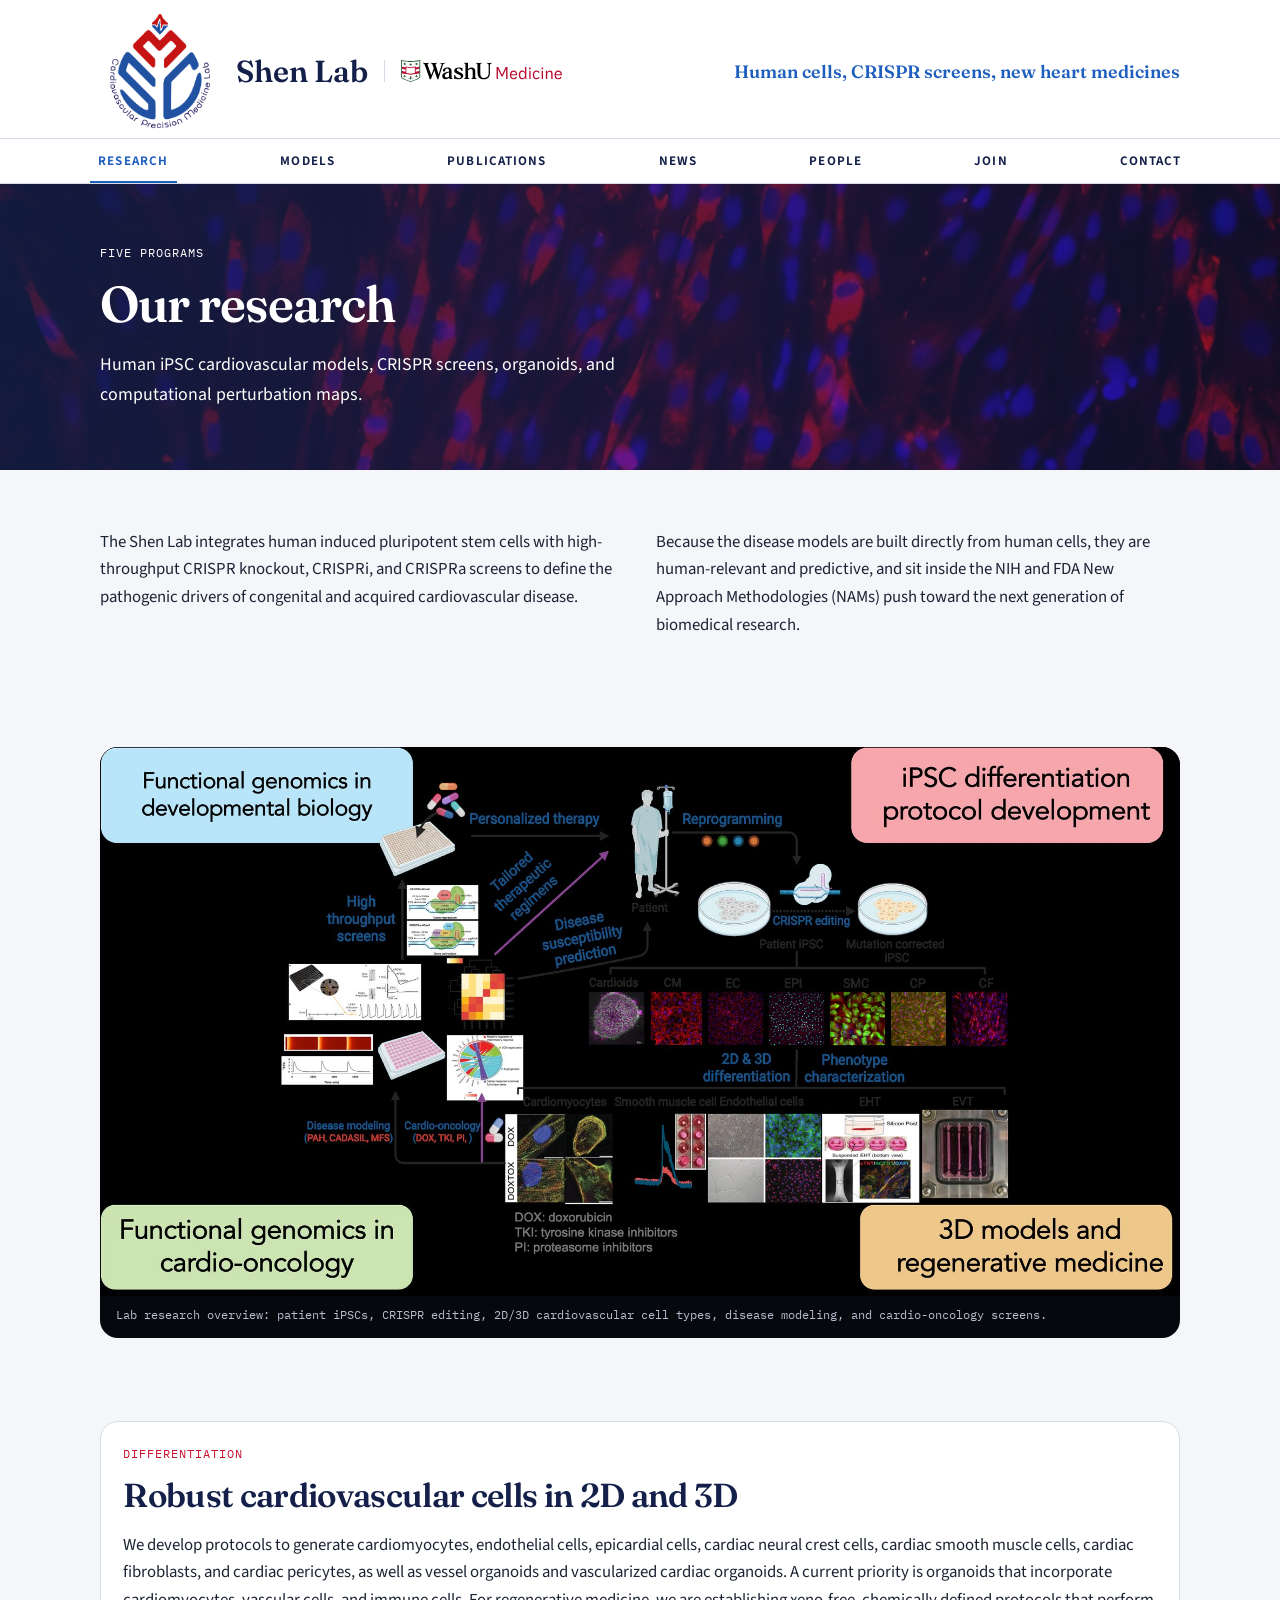
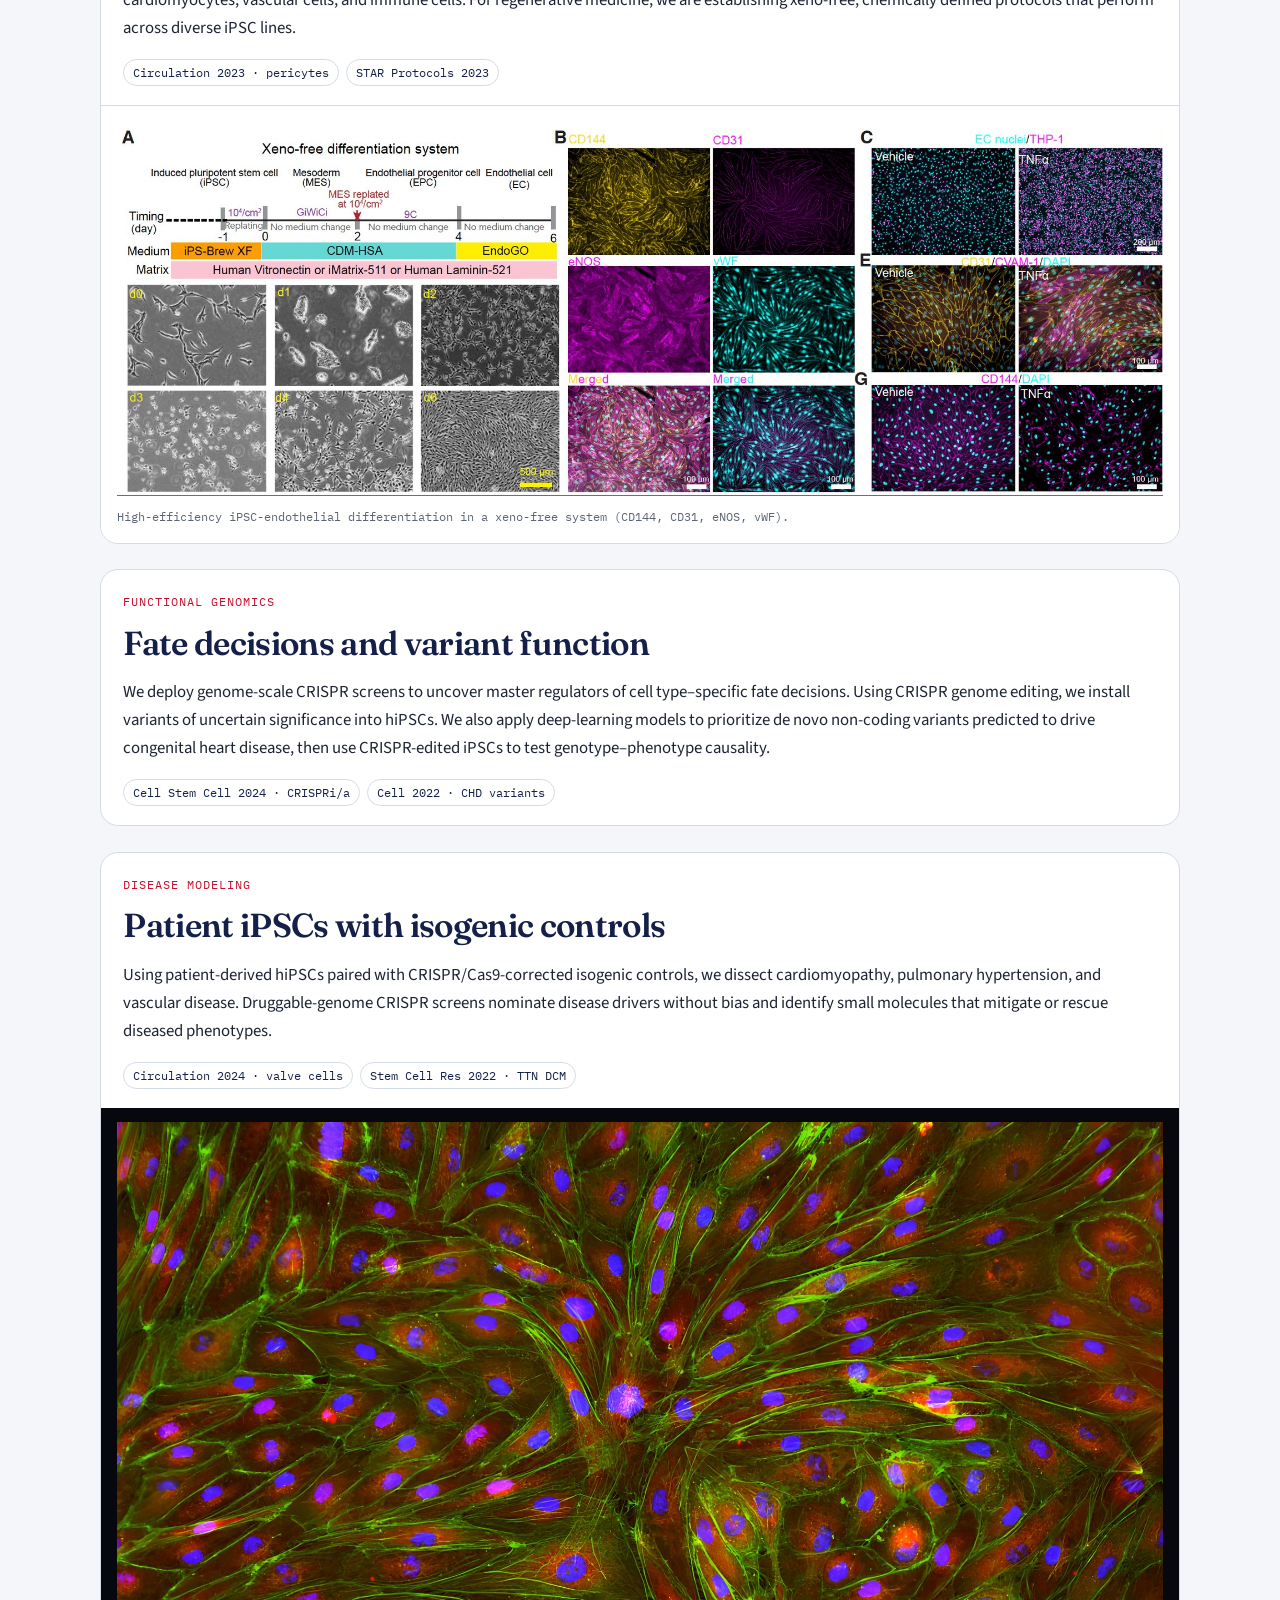
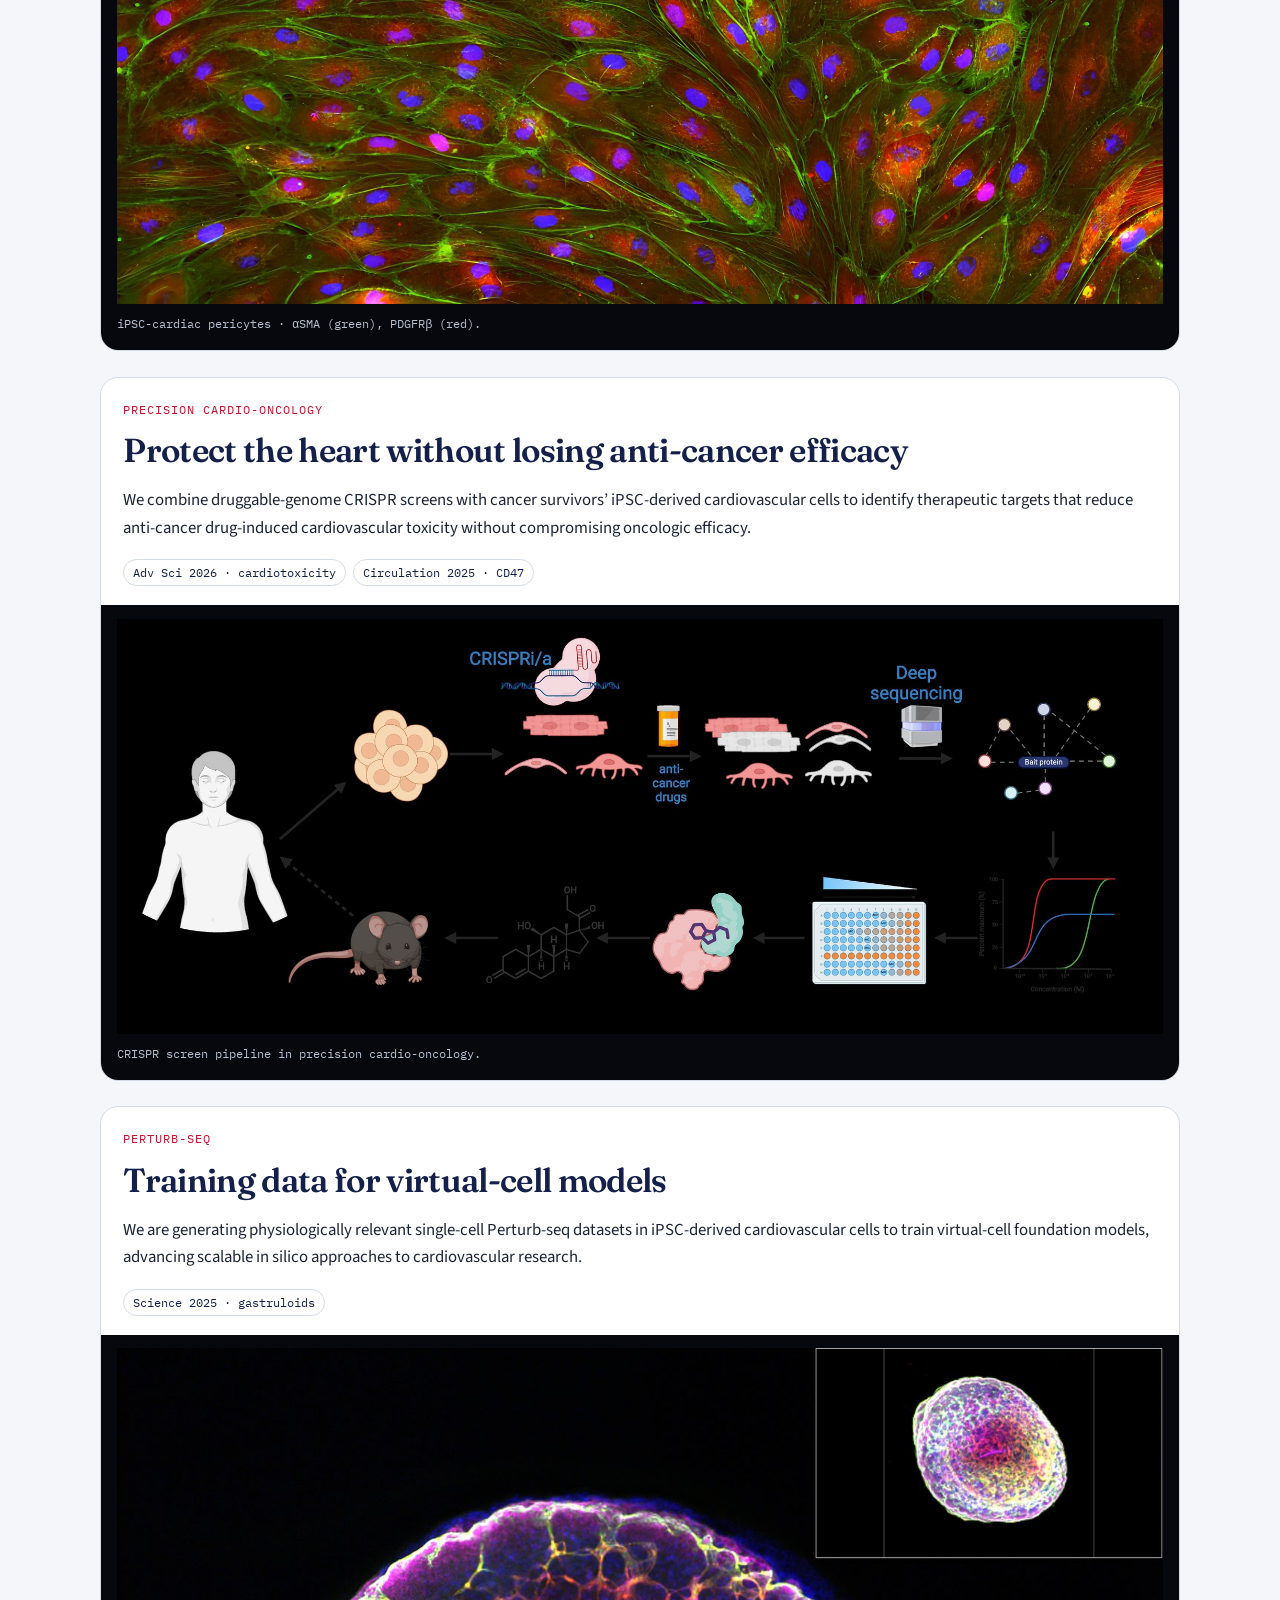
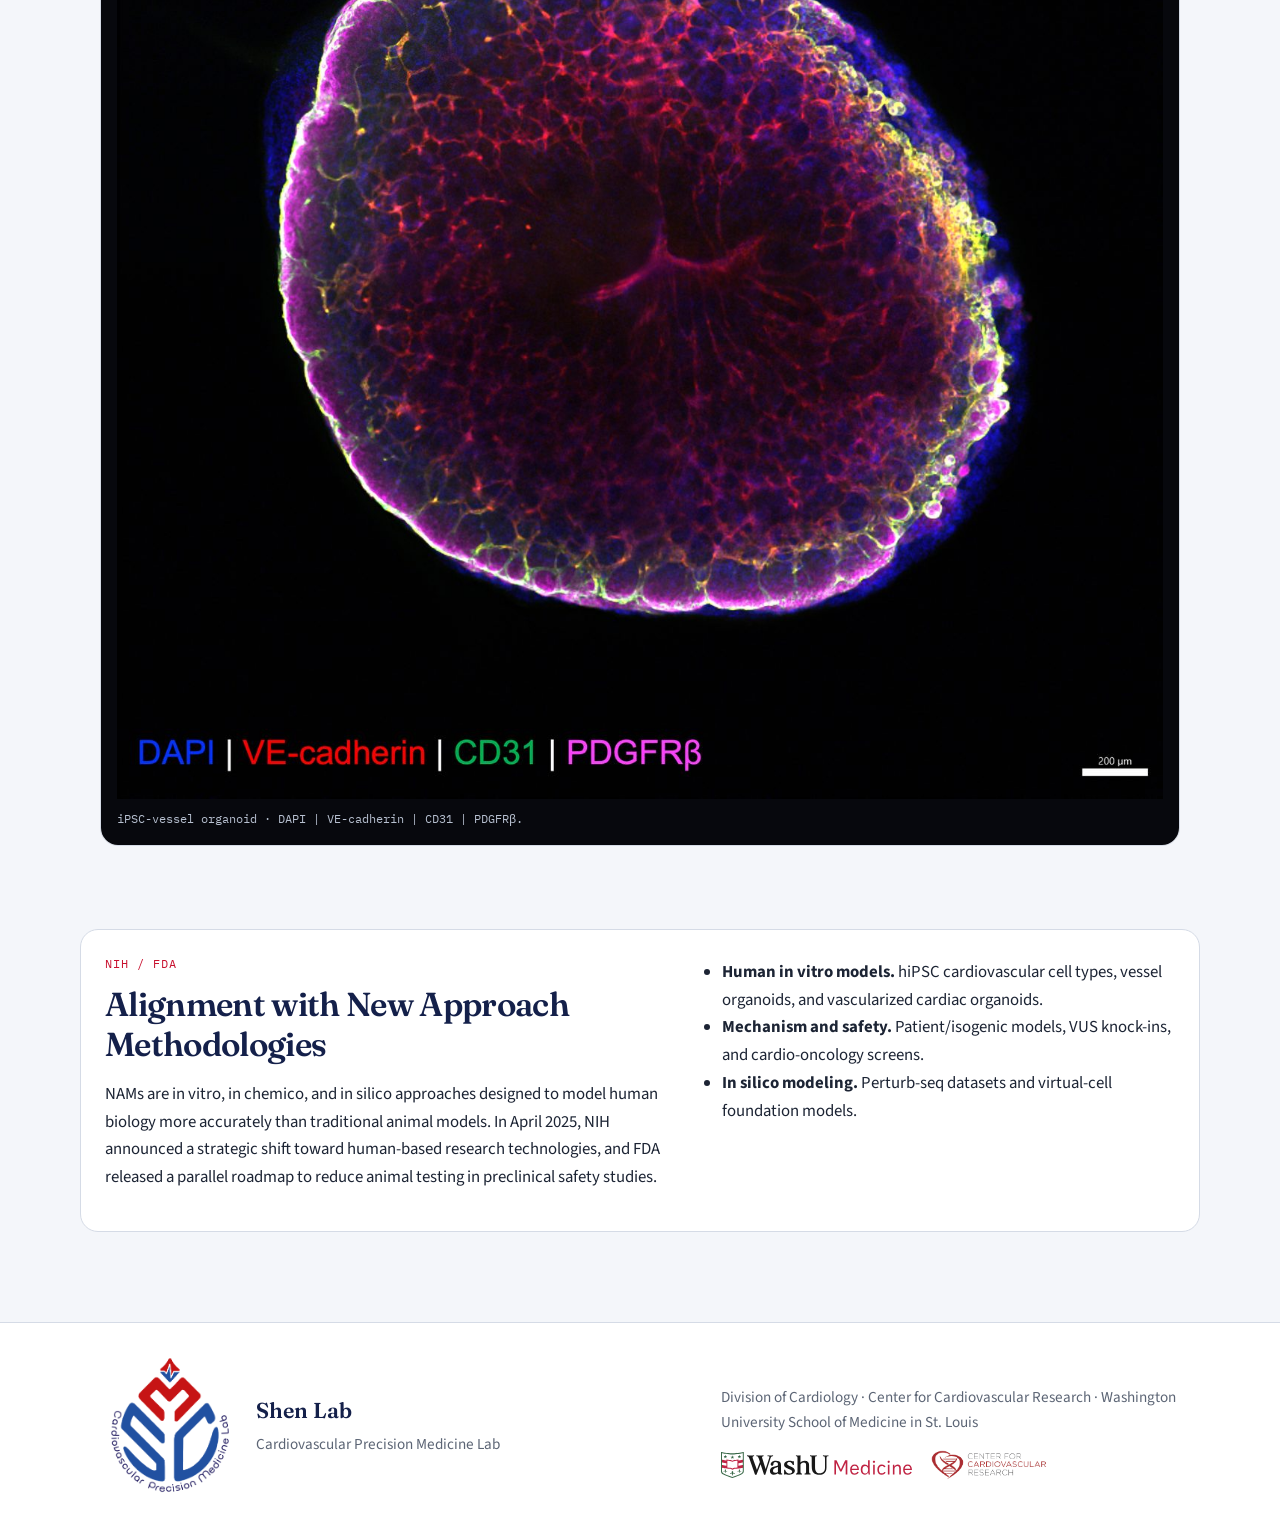
<file: research.html>
<!DOCTYPE html>
<html lang="en">
<head>
  <meta charset="utf-8">
  <meta name="viewport" content="width=device-width, initial-scale=1">
  <title>Research · Shen Lab</title>
  <meta name="description" content="Research programs of the Shen Lab: differentiation, CRISPR screens, disease modeling, cardio-oncology, and Perturb-seq.">
  <meta name="robots" content="noindex, nofollow">
  <link rel="canonical" href="https://promedgen.github.io/shen-lab/research.html">
  <meta name="theme-color" content="#14204a">
  <meta property="og:type" content="website">
  <meta property="og:site_name" content="Shen Lab">
  <meta property="og:title" content="Research · Shen Lab">
  <meta property="og:description" content="Research programs of the Shen Lab: differentiation, CRISPR screens, disease modeling, cardio-oncology, and Perturb-seq.">
  <meta property="og:url" content="https://promedgen.github.io/shen-lab/research.html">
  <meta property="og:image" content="https://promedgen.github.io/shen-lab/assets/img/cm-ctnt.jpg">
  <meta property="og:image:alt" content="iPSC-derived cardiomyocytes stained for cardiac troponin T">
  <meta name="twitter:card" content="summary_large_image">
  <link rel="icon" href="assets/img/logo.png">
  <link rel="apple-touch-icon" href="assets/img/logo.png">
  <link rel="preconnect" href="https://fonts.googleapis.com">
  <link rel="preconnect" href="https://fonts.gstatic.com" crossorigin>
  <link href="https://fonts.googleapis.com/css2?family=Fraunces:opsz,wght@9..144,500;9..144,600&family=IBM+Plex+Mono:wght@400;500&family=Source+Sans+3:wght@400;600;700&display=swap" rel="stylesheet">
  <link rel="stylesheet" href="css/site.css">
</head>
<body>
  <a class="skip" href="#content">Skip to content</a>
  <header class="site-header">
    <div class="header-top">
      <a class="brand" href="index.html">
        <img src="assets/img/logo.png" alt="Shen Lab logo" width="594" height="669" fetchpriority="high">
        <strong class="brand-name">Shen Lab</strong>
        <img class="brand-washu" src="assets/img/washu-medicine.svg" alt="WashU Medicine" width="470" height="64" loading="lazy" decoding="async">
      </a>
      <p class="tagline">Human cells, CRISPR screens, new heart medicines</p>
      <button class="menu-toggle" type="button" aria-expanded="false" aria-controls="site-nav">Menu</button>
    </div>
    <div class="nav-bar" id="site-nav">
      <nav aria-label="Primary">
        <ul>
            <li><a href="research.html" aria-current="page">Research</a></li>
            <li><a href="models.html">Models</a></li>
            <li><a href="publications.html">Publications</a></li>
            <li><a href="news.html">News</a></li>
            <li><a href="people.html">People</a></li>
            <li><a href="join.html">Join</a></li>
            <li><a href="contact.html">Contact</a></li>
        </ul>
      </nav>
    </div>
  </header>
  <main id="content">

    <header class="masthead mast-research">
      <div class="wrap">
        <p class="kicker">Five programs</p>
        <h1>Our research</h1>
        <p class="lede">Human iPSC cardiovascular models, CRISPR screens, organoids, and computational perturbation maps.</p>
      </div>
    </header>

    <section>
      <div class="wrap two-col">
        <p>The Shen Lab integrates human induced pluripotent stem cells with high-throughput CRISPR knockout, CRISPRi, and CRISPRa screens to define the pathogenic drivers of congenital and acquired cardiovascular disease.</p>
        <p>Because the disease models are built directly from human cells, they are human-relevant and predictive, and sit inside the NIH and FDA New Approach Methodologies (NAMs) push toward the next generation of biomedical research.</p>
      </div>
    </section>

    <section>
      <div class="wrap">
        <figure class="wide-figure">
          <img src="assets/img/research-overview.jpg" alt="Lab research overview showing iPSC differentiation, CRISPR screens, disease modeling, and cardio-oncology" width="2000" height="1016" decoding="async" loading="lazy">
          <figcaption class="caption">Lab research overview: patient iPSCs, CRISPR editing, 2D/3D cardiovascular cell types, disease modeling, and cardio-oncology screens.</figcaption>
        </figure>
      </div>
    </section>

    <section>
      <div class="wrap stack">
        <article class="topic" id="differentiation">
          <div class="topic-copy">
            <p class="kicker">Differentiation</p>
            <h2>Robust cardiovascular cells in 2D and 3D</h2>
            <p>We develop protocols to generate cardiomyocytes, endothelial cells, epicardial cells, cardiac neural crest cells, cardiac smooth muscle cells, cardiac fibroblasts, and cardiac pericytes, as well as vessel organoids and vascularized cardiac organoids. A current priority is organoids that incorporate cardiomyocytes, vascular cells, and immune cells. For regenerative medicine, we are establishing xeno-free, chemically defined protocols that perform across diverse iPSC lines.</p>
            <div class="chips">
              <a class="chip" href="https://doi.org/10.1161/CIRCULATIONAHA.122.061770">Circulation 2023 · pericytes</a>
              <a class="chip" href="https://doi.org/10.1016/j.xpro.2023.102256">STAR Protocols 2023</a>
            </div>
          </div>
          <figure class="topic-figure figure-light">
            <img src="assets/img/endothelial-protocol.jpg" alt="Xeno-free iPSC-endothelial differentiation protocol, shown in full" width="1884" height="678" decoding="async" loading="lazy">
            <figcaption>High-efficiency iPSC-endothelial differentiation in a xeno-free system (CD144, CD31, eNOS, vWF).</figcaption>
          </figure>
        </article>

        <article class="topic" id="genomics">
          <div class="topic-copy">
            <p class="kicker">Functional genomics</p>
            <h2>Fate decisions and variant function</h2>
            <p>We deploy genome-scale CRISPR screens to uncover master regulators of cell type–specific fate decisions. Using CRISPR genome editing, we install variants of uncertain significance into hiPSCs. We also apply deep-learning models to prioritize de novo non-coding variants predicted to drive congenital heart disease, then use CRISPR-edited iPSCs to test genotype–phenotype causality.</p>
            <div class="chips">
              <a class="chip" href="https://doi.org/10.1016/j.stem.2024.10.007">Cell Stem Cell 2024 · CRISPRi/a</a>
              <a class="chip" href="https://doi.org/10.1016/j.cell.2022.11.028">Cell 2022 · CHD variants</a>
            </div>
          </div>
        </article>

        <article class="topic" id="modeling">
          <div class="topic-copy">
            <p class="kicker">Disease modeling</p>
            <h2>Patient iPSCs with isogenic controls</h2>
            <p>Using patient-derived hiPSCs paired with CRISPR/Cas9-corrected isogenic controls, we dissect cardiomyopathy, pulmonary hypertension, and vascular disease. Druggable-genome CRISPR screens nominate disease drivers without bias and identify small molecules that mitigate or rescue diseased phenotypes.</p>
            <div class="chips">
              <a class="chip" href="https://doi.org/10.1161/CIRCULATIONAHA.124.068656">Circulation 2024 · valve cells</a>
              <a class="chip" href="https://doi.org/10.1016/j.scr.2022.102941">Stem Cell Res 2022 · TTN DCM</a>
            </div>
          </div>
          <figure class="topic-figure figure-dark">
            <img src="assets/img/pericytes.jpg" alt="iPSC-cardiac pericytes, αSMA green and PDGFRβ red, shown in full" width="2000" height="1496" decoding="async" loading="lazy">
            <figcaption>iPSC-cardiac pericytes · αSMA (green), PDGFRβ (red).</figcaption>
          </figure>
        </article>

        <article class="topic" id="cardio-oncology">
          <div class="topic-copy">
            <p class="kicker">Precision cardio-oncology</p>
            <h2>Protect the heart without losing anti-cancer efficacy</h2>
            <p>We combine druggable-genome CRISPR screens with cancer survivors’ iPSC-derived cardiovascular cells to identify therapeutic targets that reduce anti-cancer drug-induced cardiovascular toxicity without compromising oncologic efficacy.</p>
            <div class="chips">
              <a class="chip" href="https://doi.org/10.1002/advs.202510543">Adv Sci 2026 · cardiotoxicity</a>
              <a class="chip" href="https://doi.org/10.1161/CIRCULATIONAHA.124.071217">Circulation 2025 · CD47</a>
            </div>
          </div>
          <figure class="topic-figure figure-dark">
            <img src="assets/img/crispr-pipeline.jpg" alt="CRISPR screen pipeline for precision cardio-oncology, shown in full" width="2000" height="793" decoding="async" loading="lazy">
            <figcaption>CRISPR screen pipeline in precision cardio-oncology.</figcaption>
          </figure>
        </article>

        <article class="topic" id="perturb-seq">
          <div class="topic-copy">
            <p class="kicker">Perturb-seq</p>
            <h2>Training data for virtual-cell models</h2>
            <p>We are generating physiologically relevant single-cell Perturb-seq datasets in iPSC-derived cardiovascular cells to train virtual-cell foundation models, advancing scalable in silico approaches to cardiovascular research.</p>
            <div class="chips">
              <a class="chip" href="https://doi.org/10.1126/science.adu9375">Science 2025 · gastruloids</a>
            </div>
          </div>
          <figure class="topic-figure figure-dark">
            <img src="assets/img/vessel-organoid.jpg" alt="iPSC vessel organoid with stain legend, shown in full" width="1400" height="1406" decoding="async" loading="lazy">
            <figcaption>iPSC-vessel organoid · DAPI | VE-cadherin | CD31 | PDGFRβ.</figcaption>
          </figure>
        </article>
      </div>
    </section>

    <section>
      <div class="wrap nams">
        <div>
          <p class="kicker">NIH / FDA</p>
          <h2>Alignment with New Approach Methodologies</h2>
          <p>NAMs are in vitro, in chemico, and in silico approaches designed to model human biology more accurately than traditional animal models. In April 2025, NIH announced a strategic shift toward human-based research technologies, and FDA released a parallel roadmap to reduce animal testing in preclinical safety studies.</p>
        </div>
        <ul>
          <li><strong>Human in vitro models.</strong> hiPSC cardiovascular cell types, vessel organoids, and vascularized cardiac organoids.</li>
          <li><strong>Mechanism and safety.</strong> Patient/isogenic models, VUS knock-ins, and cardio-oncology screens.</li>
          <li><strong>In silico modeling.</strong> Perturb-seq datasets and virtual-cell foundation models.</li>
        </ul>
      </div>
    </section>

  </main>
  <footer class="site-footer">
    <div class="wrap footer-inner">
      <a class="footer-brand" href="index.html">
        <img src="assets/img/logo.png" alt="Shen Lab, Cardiovascular Precision Medicine Lab" width="594" height="669" loading="lazy" decoding="async">
        <span class="footer-brand-text">
          <strong>Shen Lab</strong>
          <span>Cardiovascular Precision Medicine Lab</span>
        </span>
      </a>
      <div class="footer-affiliations">
        <p class="footer-copy">Division of Cardiology · Center for Cardiovascular Research · Washington University School of Medicine in St. Louis</p>
        <div class="affiliations">
          <img class="logo-washu" src="assets/img/washu-medicine.svg" alt="WashU Medicine" width="470" height="64" loading="lazy" decoding="async">
          <img class="logo-cvr" src="assets/img/cvr-center.png" alt="Center for Cardiovascular Research" width="363" height="92" loading="lazy" decoding="async">
        </div>
      </div>
    </div>
  </footer>
  <script src="js/site.js"></script>

</body>
</html>
</file>
<file: css/site.css>
:root {
  --red: #c8102e;
  --blue: #1f5fbf;
  --navy: #14204a;
  --ink: #1c2434;
  --muted: #5c6575;
  --paper: #f4f6fa;
  --white: #ffffff;
  --line: #d5dbe6;
  --stage: #07080d;
  --max: 1120px;
  /* Height of the sticky header. js/site.js keeps this in sync with the real
     measured height; the value here is the desktop fallback. */
  --header-h: 184px;
}

*,
*::before,
*::after {
  box-sizing: border-box;
}

html {
  scroll-behavior: smooth;
}

/* The header is sticky, so an un-offset anchor jump parks the target
   underneath it. Applies to every id so future anchors are covered too. */
[id] {
  scroll-margin-top: calc(var(--header-h) + 1.25rem);
}

body {
  margin: 0;
  color: var(--ink);
  background: var(--paper);
  font-family: "Source Sans 3", "Segoe UI", sans-serif;
  font-size: 1.05rem;
  line-height: 1.65;
}

img,
video {
  max-width: 100%;
  height: auto;
  display: block;
}

a {
  color: var(--blue);
  text-decoration-thickness: 1px;
  text-underline-offset: 0.18em;
}

a:hover {
  color: var(--red);
}

.skip {
  position: absolute;
  left: -999px;
  top: 0;
}

.skip:focus {
  left: 1rem;
  top: 1rem;
  z-index: 50;
  background: var(--white);
  padding: 0.4rem 0.7rem;
}

.site-header {
  background: var(--white);
  border-bottom: 1px solid var(--line);
  position: sticky;
  top: 0;
  z-index: 20;
}

.header-top {
  max-width: var(--max);
  margin: 0 auto;
  padding: 0.7rem 1.25rem 0.45rem;
  display: flex;
  align-items: center;
  gap: 1.25rem;
}

.brand {
  display: flex;
  align-items: center;
  gap: 1rem;
  color: inherit;
  text-decoration: none;
  min-width: 0;
}

.brand > img:first-child {
  width: 120px;
  height: 120px;
  object-fit: contain;
  flex-shrink: 0;
}

.brand-name {
  font-family: Fraunces, Georgia, serif;
  font-size: 1.9rem;
  color: var(--navy);
  font-weight: 600;
  line-height: 1;
}

.brand-washu {
  height: 22px;
  width: auto;
  display: block;
  flex-shrink: 0;
  padding-left: 1rem;
  border-left: 1px solid var(--line);
}

.tagline {
  margin-left: auto;
  align-self: center;
  font-family: Fraunces, Georgia, serif;
  color: var(--blue);
  font-size: clamp(1.05rem, 1.4vw, 1.35rem);
  font-weight: 600;
  text-align: right;
  white-space: nowrap;
  line-height: 1.3;
}

.menu-toggle {
  display: none;
  margin-left: auto;
  background: none;
  border: 1px solid var(--line);
  border-radius: 8px;
  padding: 0.35rem 0.55rem;
  font: inherit;
  color: var(--navy);
}

.nav-bar {
  border-top: 1px solid var(--line);
}

nav {
  max-width: var(--max);
  margin: 0 auto;
  padding: 0 0.6rem;
}

nav ul {
  display: flex;
  justify-content: space-between;
  gap: 0.2rem;
  list-style: none;
  margin: 0;
  padding: 0;
}

nav a {
  color: var(--navy);
  text-decoration: none;
  padding: 0.7rem 0.55rem;
  font-weight: 650;
  font-size: 0.82rem;
  letter-spacing: 0.08em;
  text-transform: uppercase;
  display: block;
}

nav a:hover,
nav a[aria-current="page"] {
  color: var(--blue);
  box-shadow: inset 0 -2px 0 var(--blue);
}

.wrap {
  max-width: var(--max);
  margin: 0 auto;
  padding: 0 1.25rem;
}

.hero-bleed {
  position: relative;
  min-height: 72vh;
  display: grid;
  align-items: end;
  color: #fff;
  overflow: hidden;
  background: var(--stage);
}

.hero-bleed video,
.hero-bleed img {
  position: absolute;
  inset: 0;
  width: 100%;
  height: 100%;
  object-fit: cover;
}

.hero-bleed::after {
  content: "";
  position: absolute;
  inset: 0;
  background: linear-gradient(180deg, rgba(7, 8, 13, 0.15) 10%, rgba(7, 8, 13, 0.72) 100%);
}

.hero-copy {
  position: relative;
  z-index: 1;
  max-width: var(--max);
  margin: 0 auto;
  padding: 4.5rem 1.25rem 3rem;
}

.hero-copy h1 {
  color: #fff;
  font-size: clamp(2.1rem, 5vw, 3.6rem);
  margin: 0 0 1rem;
  max-width: 16ch;
}

.hero-copy .lede {
  color: #e4eaf4;
  max-width: 38rem;
}

.hero-copy .btn-ghost {
  border-color: rgba(255, 255, 255, 0.45);
  color: #fff;
}

.hero-copy .btn-ghost:hover {
  border-color: #fff;
  color: #fff;
}

.kicker {
  font-family: "IBM Plex Mono", ui-monospace, monospace;
  font-size: 0.78rem;
  letter-spacing: 0.08em;
  text-transform: uppercase;
  color: var(--red);
  margin: 0 0 0.7rem;
}

.hero-copy .kicker {
  color: #f3c7cf;
}

h1,
h2,
h3 {
  font-family: Fraunces, Georgia, serif;
  color: var(--navy);
  font-weight: 600;
  letter-spacing: -0.02em;
  line-height: 1.2;
}

h1 {
  font-size: clamp(2rem, 4vw, 3.15rem);
  margin: 0 0 1rem;
}

h2 {
  font-size: clamp(1.55rem, 2.6vw, 2.15rem);
  margin: 0 0 0.8rem;
}

h3 {
  font-size: 1.2rem;
  margin: 0 0 0.45rem;
}

.lede {
  font-size: 1.12rem;
  color: #2c3546;
  margin: 0 0 1.2rem;
}

.hero-actions,
.actions {
  display: flex;
  flex-wrap: wrap;
  gap: 0.7rem;
}

.btn {
  display: inline-flex;
  align-items: center;
  justify-content: center;
  padding: 0.62rem 1.05rem;
  border-radius: 999px;
  font-weight: 650;
  text-decoration: none;
  border: 1px solid transparent;
}

.btn-primary {
  background: var(--navy);
  color: #fff;
}

.btn-primary:hover {
  background: var(--blue);
  color: #fff;
}

.btn-ghost {
  background: transparent;
  color: var(--navy);
  border-color: var(--line);
}

.btn-ghost:hover {
  border-color: var(--blue);
  color: var(--blue);
}

.btn-light {
  background: #fff;
  color: var(--navy);
}

.btn-light:hover {
  background: #eef2fa;
  color: var(--navy);
}

.caption {
  font-family: "IBM Plex Mono", ui-monospace, monospace;
  font-size: 0.72rem;
  color: #b7c0d0;
  padding: 0.55rem 0.8rem 0.7rem;
  line-height: 1.45;
}

section {
  padding: 2.6rem 0;
}

.mission {
  max-width: 48rem;
  margin: 0 auto;
  text-align: center;
}

.mission h2 {
  letter-spacing: 0.12em;
  text-transform: uppercase;
  font-size: 0.95rem;
  font-family: "Source Sans 3", sans-serif;
}

.mission-lead {
  font-family: Fraunces, Georgia, serif;
  font-size: clamp(1.25rem, 2.2vw, 1.55rem);
  line-height: 1.35;
  color: var(--navy);
  text-align: center;
  margin: 0 0 1.15rem;
}

.mission p {
  text-align: left;
}

.section-head {
  max-width: 42rem;
  margin-bottom: 1.4rem;
}

.programs {
  display: grid;
  grid-template-columns: repeat(3, minmax(0, 1fr));
  gap: 0.85rem;
}

@media (min-width: 901px) {
  .programs {
    grid-template-columns: repeat(6, minmax(0, 1fr));
  }

  .program {
    grid-column: span 2;
  }

  .program:nth-child(4) {
    grid-column: 2 / span 2;
  }

  .program:nth-child(5) {
    grid-column: 4 / span 2;
  }
}

.program {
  background: var(--white);
  border: 1px solid var(--line);
  border-radius: 16px;
  overflow: hidden;
  color: inherit;
  text-decoration: none;
  display: flex;
  flex-direction: column;
}

.program img {
  width: 100%;
  aspect-ratio: 16 / 10;
  object-fit: cover;
  background: var(--stage);
}

.program div {
  padding: 0.9rem 1rem 1.1rem;
}

.program h3 {
  margin: 0 0 0.3rem;
}

.program p {
  margin: 0;
  color: #3a4354;
  font-size: 0.95rem;
}

.program:hover h3 {
  color: var(--blue);
}

.wide-figure {
  background: var(--stage);
  border-radius: 18px;
  overflow: hidden;
  margin: 0.5rem 0 0;
}

.wide-figure img {
  width: 100%;
}

/* Background sampled from the corner of assets/img/research-themes.jpg
   (#080C20) so the section blends into the figure with no visible seam. */
.theme-band {
  background: #080c20;
}

.theme-band .kicker,
.theme-band h2 {
  color: #fff;
}

.theme-figure {
  margin: 0;
  border-radius: 18px;
  overflow: hidden;
}

.theme-figure img {
  width: 100%;
  height: auto;
  display: block;
}

.wide-figure .caption {
  padding: 0.7rem 1rem 0.9rem;
}

.nams {
  display: grid;
  grid-template-columns: 1.1fr 0.9fr;
  gap: 1.5rem;
  background: var(--white);
  border: 1px solid var(--line);
  border-radius: 18px;
  padding: 1.4rem 1.5rem;
}

.nams ul {
  margin: 0.4rem 0 0;
  padding-left: 1.1rem;
}

.mosaic {
  display: grid;
  grid-template-columns: repeat(3, minmax(0, 1fr));
  gap: 0.7rem;
}

.tile {
  background: var(--stage);
  border-radius: 14px;
  overflow: hidden;
  color: inherit;
  text-decoration: none;
}

.tile img,
.tile video {
  width: 100%;
  aspect-ratio: 1 / 1;
  object-fit: cover;
}

.tile span {
  display: block;
  font-family: "IBM Plex Mono", ui-monospace, monospace;
  font-size: 0.7rem;
  color: #c5cddd;
  padding: 0.5rem 0.65rem 0.7rem;
}

.pi {
  display: grid;
  grid-template-columns: 220px minmax(0, 1fr);
  gap: 1.6rem;
  align-items: start;
  background: var(--white);
  border: 1px solid var(--line);
  border-radius: 18px;
  padding: 1.3rem;
}

.pi img {
  width: 100%;
  border-radius: 12px;
  object-fit: cover;
  aspect-ratio: 4 / 5;
}

.meta {
  display: flex;
  flex-wrap: wrap;
  gap: 0.4rem;
  margin: 0.7rem 0 0.9rem;
  padding: 0;
  list-style: none;
}

.meta li {
  font-size: 0.8rem;
  background: #eef2fa;
  color: var(--navy);
  border-radius: 999px;
  padding: 0.22rem 0.6rem;
}

.pi-title {
  margin: 0 0 0.7rem;
  font-weight: 600;
  color: var(--navy);
}

.cv-band {
  background: var(--white);
  border-top: 1px solid var(--line);
  border-bottom: 1px solid var(--line);
}

.cv-honors-grid {
  display: grid;
  grid-template-columns: 1fr 1fr;
  gap: 2.4rem 3rem;
  align-items: start;
  min-width: 0;
}

.cv-list,
.honors-list {
  list-style: none;
  margin: 0;
  padding: 0;
}

.cv-list li,
.honors-list li {
  display: grid;
  grid-template-columns: 6.4rem minmax(0, 1fr);
  gap: 0.85rem;
  padding: 0.85rem 0;
  border-bottom: 1px solid var(--line);
  min-width: 0;
}

.cv-list li:last-child,
.honors-list li:last-child {
  border-bottom: 0;
}

.cv-years,
.honor-year {
  font-family: "IBM Plex Mono", ui-monospace, monospace;
  font-size: 0.78rem;
  letter-spacing: 0.02em;
  color: var(--red);
  padding-top: 0.12rem;
}

.cv-list strong,
.honor-name {
  display: block;
  color: var(--navy);
  font-weight: 600;
  line-height: 1.35;
}

.cv-list li > div,
.honor-name,
.honor-feature h3,
.cv-list p {
  min-width: 0;
  overflow-wrap: break-word;
}

.cv-list p {
  margin: 0.2rem 0 0;
  color: var(--muted);
  font-size: 0.95rem;
}

.cv-current {
  background: linear-gradient(90deg, rgba(200, 16, 46, 0.06), transparent 55%);
  margin: 0 -0.7rem;
  padding-left: 0.7rem;
  padding-right: 0.7rem;
  border-left: 3px solid var(--red);
}

.honor-feature {
  background: #f8f1f2;
  border: 1px solid #ead4d8;
  border-left: 4px solid var(--red);
  border-radius: 12px;
  padding: 1rem 1.1rem 1.05rem;
  margin: 0 0 1rem;
  min-width: 0;
}

.honor-feature .kicker {
  margin-bottom: 0.35rem;
}

.honor-feature h3 {
  font-size: 1.15rem;
  margin: 0 0 0.3rem;
}

.honor-feature p {
  margin: 0;
  color: var(--muted);
  font-size: 0.95rem;
}

.honor-name {
  font-weight: 600;
}

.team-grid {
  display: grid;
  grid-template-columns: repeat(auto-fill, minmax(min(100%, 190px), 1fr));
  gap: 1rem;
}

.person-card {
  background: var(--white);
  border: 1px solid var(--line);
  border-radius: 16px;
  overflow: hidden;
  color: inherit;
  text-decoration: none;
  display: flex;
  flex-direction: column;
  min-height: 100%;
  min-width: 0;
}

.person-card img {
  width: 100%;
  aspect-ratio: 4 / 5;
  object-fit: cover;
}

.person-body {
  padding: 0.85rem 0.9rem 1rem;
  min-width: 0;
}

.person-role {
  font-family: "IBM Plex Mono", ui-monospace, monospace;
  font-size: 0.68rem;
  letter-spacing: 0.08em;
  text-transform: uppercase;
  color: var(--red);
  margin: 0 0 0.3rem;
}

.person-card h3 {
  font-size: 1.05rem;
  margin: 0 0 0.25rem;
}

.person-card p {
  margin: 0;
  color: var(--muted);
  font-size: 0.9rem;
}

.person-mark {
  aspect-ratio: 4 / 5;
  display: grid;
  place-items: center;
  background: #eef2fa;
  color: var(--navy);
  font-family: Fraunces, Georgia, serif;
  font-size: 1.7rem;
  font-weight: 600;
  letter-spacing: 0.04em;
}

.person-card-named {
  color: inherit;
}

.person-card-named:hover {
  border-color: var(--blue);
  color: inherit;
}

.person-card-named:hover .person-mark {
  background: #e4ecf8;
}

.person-card-named:hover h3 {
  color: var(--blue);
}

.person-card-open {
  border-style: dashed;
  background: #fbfcfe;
}

.person-card-open:hover {
  border-color: var(--blue);
  color: inherit;
}

.person-card-open:hover .person-mark {
  background: #e4ecf8;
}

.person-card-open:hover h3 {
  color: var(--blue);
}

.team-note {
  margin: 1.3rem 0 0;
}

.prose {
  max-width: 46rem;
}

.prose p {
  margin: 0 0 1rem;
}

.stack {
  display: grid;
  gap: 1.6rem;
}

.figure-card {
  display: flex;
  flex-direction: column;
  margin: 0;
  background: var(--white);
  border: 1px solid var(--line);
  border-radius: 16px;
  overflow: hidden;
  height: auto;
}

.figure-card img,
.figure-card video {
  display: block;
  width: 100%;
  height: auto;
  background: var(--stage);
}

.figure-card .media {
  display: flex;
  align-items: center;
  justify-content: center;
  background: var(--stage);
}

.figure-card .media video {
  width: auto;
  max-width: 100%;
  height: auto;
  max-height: 28rem;
}

.figure-card figcaption {
  flex: 0 0 auto;
  font-family: "IBM Plex Mono", ui-monospace, monospace;
  font-size: 0.78rem;
  color: var(--muted);
  padding: 0.65rem 0.9rem 0.8rem;
  line-height: 1.4;
}

.gallery {
  display: grid;
  grid-template-columns: repeat(2, minmax(0, 1fr));
  gap: 1rem;
  align-items: start;
}

.clip-row {
  display: grid;
  grid-template-columns: 1fr 1fr;
  gap: 1.2rem;
  /* Wells are sized to each clip's own aspect ratio, so heights differ within
     a row. Aligning to the top reads as intentional; stretching would force a
     letterbox back in. */
  align-items: start;
  margin-bottom: 1.2rem;
}

.clip-row:last-child {
  margin-bottom: 0;
}

/* Portrait clips: narrow the row so a 9:16 well does not become a tower, while
   still leaving each card wide enough for its caption to sit on one line. */
.clip-row-tall {
  max-width: 45rem;
  margin-left: auto;
  margin-right: auto;
}

.specimen {
  display: flex;
  flex-direction: column;
  /* A <figure> carries a browser default of `margin: 1em 40px`. Left in, it
     eats 80px from every card, which is what squeezed the portrait clips into
     unreadable 166px columns. */
  margin: 0;
  background: var(--white);
  border: 1px solid var(--line);
  border-radius: 14px;
  overflow: hidden;
  min-width: 0;
}

/* --stage-ratio is written inline by scripts/build_pages.py from the real
   pixel dimensions of the clip or still, so object-fit never has to letterbox
   or crop. The fallback only applies if the file could not be measured. */
.specimen-stage {
  position: relative;
  flex: 0 0 auto;
  width: 100%;
  aspect-ratio: var(--stage-ratio, 4 / 3);
  background: var(--stage);
  overflow: hidden;
}

/* A tall clip at its true ratio would run to 900px+ in a full-width card.
   Capping the well keeps rows an even height and centres a portrait clip on
   the dark stage, which is how it looks down a microscope anyway. Landscape
   clips sit below the cap and so still fill their well exactly. */
.clip-row .specimen-stage {
  max-height: 28rem;
}

/* The lineage gallery is deliberately a uniform grid of squares. These are
   stain fields, so cropping loses nothing. */
.atlas-grid .specimen-stage {
  aspect-ratio: 1 / 1;
}

.atlas-grid .specimen-stage img {
  object-fit: cover;
}

.specimen-wide {
  margin-top: 1rem;
}

.specimen-stage video,
.specimen-stage img {
  position: absolute;
  inset: 0;
  width: 100%;
  height: 100%;
  object-fit: contain;
  object-position: center;
  background: var(--stage);
}

.specimen figcaption {
  flex: 1 0 auto;
  padding: 0.9rem 1.05rem 1.05rem;
}

.specimen figcaption strong {
  display: block;
  font-family: Fraunces, Georgia, serif;
  font-size: 1.22rem;
  font-weight: 600;
  color: var(--navy);
  letter-spacing: -0.02em;
  line-height: 1.25;
  margin: 0 0 0.28rem;
}

.specimen figcaption span {
  display: block;
  font-size: 0.98rem;
  color: #4a5568;
  line-height: 1.45;
}

.atlas-grid {
  display: grid;
  grid-template-columns: repeat(3, minmax(0, 1fr));
  gap: 1rem;
  align-items: stretch;
}

.topic {
  background: var(--white);
  border: 1px solid var(--line);
  border-radius: 18px;
  overflow: hidden;
}

.topic-copy {
  padding: 1.3rem 1.4rem 1.2rem;
}

.topic-figure {
  margin: 0;
  padding: 0.85rem 1rem 1rem;
}

.topic-figure img {
  width: 100%;
  height: auto;
  object-fit: contain;
}

.topic-figure figcaption {
  font-family: "IBM Plex Mono", ui-monospace, monospace;
  font-size: 0.75rem;
  color: var(--muted);
  padding: 0.65rem 0 0;
}

.figure-dark {
  background: #07080d;
}

.figure-dark figcaption {
  color: #b7c0d0;
}

.figure-light {
  background: #fff;
  border-top: 1px solid var(--line);
}

.chips {
  display: flex;
  flex-wrap: wrap;
  gap: 0.45rem;
  margin-top: 0.8rem;
}

.chip {
  font-family: "IBM Plex Mono", ui-monospace, monospace;
  font-size: 0.72rem;
  border: 1px solid var(--line);
  border-radius: 999px;
  padding: 0.18rem 0.55rem;
  text-decoration: none;
  color: var(--navy);
}

.chip:hover {
  border-color: var(--blue);
  color: var(--blue);
}

nav.year-nav {
  display: flex;
  flex-wrap: wrap;
  justify-content: flex-start;
  align-items: center;
  gap: 0.4rem;
  max-width: none;
  margin: 0 0 1.4rem;
  padding: 0;
  font-family: "IBM Plex Mono", ui-monospace, monospace;
}

nav.year-nav a {
  display: inline-flex;
  align-items: center;
  justify-content: center;
  min-width: 4.25rem;
  padding: 0.38rem 0.7rem;
  font-size: 1.05rem;
  font-weight: 500;
  letter-spacing: 0;
  text-transform: none;
  text-decoration: none;
  color: var(--navy);
  background: var(--white);
  border: 1px solid var(--line);
  border-radius: 8px;
  box-shadow: none;
}

nav.year-nav a:hover,
nav.year-nav a:focus {
  color: var(--blue);
  border-color: var(--blue);
  box-shadow: none;
}

.pub-list {
  display: flex;
  flex-direction: column;
}

.pub-row {
  display: grid;
  grid-template-columns: minmax(0, 1fr) 8.75rem;
  gap: 0.7rem 1rem;
  align-items: center;
  padding: 0.95rem 0;
  border-bottom: 1px solid var(--line);
}

.pub-row h3 {
  font-family: "Source Sans 3", sans-serif;
  font-size: 1.05rem;
  font-weight: 650;
  font-style: italic;
  margin: 0 0 0.35rem;
}

.pub-row h3 a {
  color: var(--navy);
  text-decoration: none;
}

.pub-row h3 a:hover {
  color: var(--blue);
  text-decoration: underline;
}

.pub-authors,
.pub-venue {
  margin: 0 0 0.35rem;
  font-size: 0.95rem;
  color: #3a4354;
}

.pub-metrics {
  display: flex;
  flex-direction: row;
  flex-wrap: nowrap;
  align-items: center;
  justify-content: flex-end;
  gap: 0.3rem;
  width: 8.75rem;
  min-height: 64px;
}

.pub-metrics .altmetric-embed,
.pub-metrics .__dimensions_badge_embed__ {
  display: inline-flex !important;
  flex: 0 0 auto;
  line-height: 0;
  width: auto;
}

.pub-metrics iframe,
.pub-metrics img {
  display: block;
  max-width: 64px;
  height: auto;
}

.pub-grid {
  display: grid;
  grid-template-columns: 1fr;
  gap: 1rem;
}

.pub {
  background: var(--white);
  border: 1px solid var(--line);
  border-radius: 16px;
  padding: 1.1rem 1.15rem 1.2rem;
}

.pub .journal {
  font-family: "IBM Plex Mono", ui-monospace, monospace;
  font-size: 0.75rem;
  color: var(--blue);
  margin: 0 0 0.45rem;
}

.pub h3 {
  font-size: 1.05rem;
}

.pub p {
  margin: 0 0 0.7rem;
  color: #3a4354;
  font-size: 0.95rem;
}

/* Homepage featured papers: stacked lead cards in a responsive grid. */
.featured-grid {
  display: grid;
  grid-template-columns: 1fr;
  gap: 0.85rem;
}

.pub-feature {
  display: grid;
  grid-template-columns: minmax(0, 14rem) minmax(0, 1fr);
  gap: 0;
  padding: 0;
  overflow: hidden;
  height: auto;
}

.pub-feature-media {
  margin: 0;
  background: #0b1224;
  min-height: 100%;
}

.pub-feature-media img {
  width: 100%;
  height: 100%;
  object-fit: cover;
  display: block;
}

.pub-feature-body {
  padding: 1rem 1.1rem 1.15rem;
  display: flex;
  flex-direction: column;
  justify-content: center;
  min-width: 0;
}

.pub-feature .pub-role {
  font-family: "IBM Plex Mono", ui-monospace, monospace;
  font-size: 0.68rem;
  letter-spacing: 0.06em;
  text-transform: uppercase;
  color: var(--muted);
  margin: 0 0 0.35rem;
}

.pub-feature .journal {
  font-family: Fraunces, Georgia, serif;
  font-size: clamp(1.35rem, 2.4vw, 1.85rem);
  font-weight: 600;
  letter-spacing: -0.01em;
  text-transform: none;
  color: var(--red);
  margin: 0 0 0.55rem;
  line-height: 1.15;
}

.pub-feature h3 {
  font-size: clamp(1.05rem, 1.6vw, 1.25rem);
  margin: 0 0 0.55rem;
  line-height: 1.3;
}

.pub-feature p {
  font-size: 0.95rem;
}

.pub-feature .chips {
  margin-top: 0.2rem;
}

.masthead {
  position: relative;
  color: #fff;
  background: var(--navy) center/cover no-repeat;
  padding: 3.6rem 0 2.6rem;
}

.masthead::after {
  content: "";
  position: absolute;
  inset: 0;
  background: linear-gradient(90deg, rgba(20, 32, 74, 0.82), rgba(20, 32, 74, 0.45));
}

.masthead .wrap {
  position: relative;
  z-index: 1;
}

.masthead h1,
.masthead .lede,
.masthead .kicker {
  color: #fff;
}

.masthead .lede {
  max-width: 38rem;
}

.mast-research {
  background-image: url("../assets/img/banners/banner-research.jpg");
}

.mast-models {
  background-image: url("../assets/img/banners/banner-models.jpg");
}

.mast-people {
  background-image: url("../assets/img/banners/banner-people.jpg");
}

.mast-join {
  background-image: url("../assets/img/banners/banner-join.jpg");
}

.mast-contact {
  background-image: url("../assets/img/banners/banner-contact.jpg");
}

.mast-pubs {
  background-image: url("../assets/img/banners/banner-pubs.jpg");
}

.mast-news {
  background-image: url("../assets/img/banners/banner-news.jpg");
}

.mast-404 {
  background-image: url("../assets/img/banners/banner-404.jpg");
}

.news-list {
  display: flex;
  flex-direction: column;
}

.news-item {
  display: grid;
  grid-template-columns: 8.5rem minmax(0, 1fr);
  gap: 0.85rem 1.4rem;
  align-items: start;
  padding: 1.15rem 0;
  border-bottom: 1px solid var(--line);
}

.news-date {
  margin: 0 0 0.35rem;
  font-family: "IBM Plex Mono", ui-monospace, monospace;
  font-size: 0.82rem;
  color: var(--red);
}

.news-kind {
  margin: 0;
  display: inline-block;
  font-family: "IBM Plex Mono", ui-monospace, monospace;
  font-size: 0.68rem;
  letter-spacing: 0.08em;
  text-transform: uppercase;
  color: var(--navy);
  background: #eef2fa;
  border-radius: 999px;
  padding: 0.18rem 0.55rem;
}

.news-title {
  font-family: "Source Sans 3", sans-serif;
  font-size: 1.12rem;
  font-style: normal;
  font-weight: 650;
  margin: 0 0 0.4rem;
}

.news-title a {
  color: var(--navy);
  text-decoration: none;
}

.news-title a:hover {
  color: var(--blue);
  text-decoration: underline;
}

.news-item p {
  margin: 0 0 0.45rem;
  color: #3a4354;
}

.news-source {
  margin: 0;
  font-size: 0.9rem;
  color: var(--muted);
}

.two-col {
  display: grid;
  grid-template-columns: 1fr 1fr;
  gap: 2rem;
}

.contact-grid {
  display: grid;
  grid-template-columns: 1.1fr 0.9fr;
  gap: 2.2rem;
  align-items: start;
}

.contact-name {
  margin: 0 0 0.35rem;
  font-family: Fraunces, Georgia, serif;
  font-size: 1.35rem;
  font-weight: 600;
  color: var(--navy);
}

.contact-address {
  font-size: 1.05rem;
  line-height: 1.55;
}

.contact-dl {
  margin: 1rem 0 1.2rem;
  padding: 0;
}

.contact-dl > div {
  display: grid;
  grid-template-columns: 5.4rem minmax(0, 1fr);
  gap: 0.6rem;
  padding: 0.55rem 0;
  border-bottom: 1px solid var(--line);
}

.contact-dl dt {
  font-family: "IBM Plex Mono", ui-monospace, monospace;
  font-size: 0.72rem;
  letter-spacing: 0.06em;
  text-transform: uppercase;
  color: var(--muted);
  padding-top: 0.2rem;
}

.contact-dl dd {
  margin: 0;
}

.map-band {
  padding-top: 0.4rem;
}

.map-embed {
  border-radius: 12px;
  overflow: hidden;
  border: 1px solid var(--line);
  background: #e8eef4;
  min-height: 360px;
}

.map-embed iframe {
  width: 100%;
  height: 420px;
  border: 0;
  display: block;
}

.map-embed-large {
  min-height: 640px;
}

.map-embed-large iframe {
  height: 680px;
}

.refs {
  font-size: 0.95rem;
}

.refs li {
  margin-bottom: 0.55rem;
}

.affiliations {
  display: flex;
  flex-wrap: wrap;
  gap: 1rem 1.2rem;
  align-items: center;
}

.affiliations img {
  width: auto;
  background: transparent;
}

.logo-lab {
  height: 96px;
  width: auto;
}

.logo-washu {
  height: 26px;
  opacity: 0.9;
}

.logo-cvr {
  height: 30px;
  opacity: 0.9;
}

.footer-brand {
  display: flex;
  align-items: center;
  gap: 1rem;
  color: inherit;
  text-decoration: none;
  min-width: 0;
}

.footer-brand img {
  width: 140px;
  height: 140px;
  object-fit: contain;
  flex-shrink: 0;
}

.footer-brand:hover {
  color: inherit;
}

.footer-brand-text {
  display: flex;
  flex-direction: column;
  gap: 0.2rem;
}

.footer-brand-text strong {
  font-family: Fraunces, Georgia, serif;
  font-size: 1.35rem;
  color: var(--navy);
  font-weight: 600;
}

.footer-brand-text span,
.footer-copy {
  color: var(--muted);
  font-size: 0.95rem;
}

.footer-affiliations .affiliations {
  margin-top: 0.85rem;
}

.contact-list {
  list-style: none;
  padding: 0;
  margin: 0;
}

.contact-list li {
  margin: 0 0 0.55rem;
}

h2.year {
  font-family: "IBM Plex Mono", ui-monospace, monospace;
  font-size: 1.7rem;
  color: var(--red);
  letter-spacing: 0.04em;
  margin: 1.35rem 0 0.35rem;
}

.site-footer {
  margin-top: 3rem;
  background: #fff;
  color: var(--ink);
  border-top: 1px solid var(--line);
  padding: 2rem 0 2.4rem;
}

.site-footer a {
  color: var(--blue);
}

.footer-inner {
  display: grid;
  grid-template-columns: 1.3fr 1fr;
  gap: 1.5rem;
  align-items: center;
}

.site-footer small {
  display: block;
  margin-top: 0.8rem;
  color: var(--muted);
}

:focus-visible {
  outline: 3px solid var(--blue);
  outline-offset: 2px;
}

@media (max-width: 900px) {
  :root {
    --header-h: 104px;
  }

  .tagline {
    display: none;
  }

  .menu-toggle {
    display: inline-flex;
  }

  .nav-bar {
    display: none;
    position: absolute;
    left: 0;
    right: 0;
    background: var(--white);
    border-bottom: 1px solid var(--line);
  }

  .nav-bar.open {
    display: block;
  }

  nav ul {
    flex-direction: column;
  }

  nav a {
    box-shadow: none;
    padding: 0.7rem 1.25rem;
  }

  .site-header {
    position: sticky;
  }

  .header-top {
    position: relative;
    padding-top: 0.55rem;
    padding-bottom: 0.4rem;
  }

  .brand > img:first-child {
    width: 88px;
    height: 88px;
  }

  .brand-name {
    font-size: 1.45rem;
    white-space: nowrap;
  }

  .brand-washu {
    display: none;
  }

  .footer-brand img {
    width: 112px;
    height: 112px;
  }

  .logo-lab {
    height: 80px;
  }

  .nams,
  .pi,
  .footer-inner,
  .gallery,
  .pub-grid,
  .two-col,
  .contact-grid,
  .cv-honors-grid {
    grid-template-columns: 1fr;
  }

  /* Two columns keeps the five programme cards scannable instead of turning
     the home page into a long single-file scroll. */
  .programs {
    grid-template-columns: repeat(2, minmax(0, 1fr));
  }

  .cv-list li,
  .honors-list li {
    grid-template-columns: 1fr;
    gap: 0.2rem;
  }

  .cv-years,
  .honor-year {
    padding-top: 0;
  }

  .cv-current {
    margin-left: 0;
    margin-right: 0;
  }

  .pi img {
    max-width: 240px;
  }

  .team-grid {
    grid-template-columns: repeat(2, minmax(0, 1fr));
  }

  .person-role {
    letter-spacing: 0.04em;
  }

  .person-card h3,
  .person-card p,
  .honor-feature h3,
  .honor-name {
    overflow-wrap: anywhere;
  }

  .mosaic {
    grid-template-columns: repeat(2, minmax(0, 1fr));
  }

  .pub-feature {
    grid-template-columns: 1fr;
  }

  .pub-feature-media {
    aspect-ratio: 16 / 9;
    max-height: 12rem;
  }

  .pub-row {
    grid-template-columns: minmax(0, 1fr) 7.25rem;
  }

  .pub-metrics {
    width: 7.25rem;
  }

  nav.year-nav a {
    font-size: 1.05rem;
    min-width: 4rem;
    padding: 0.32rem 0.55rem;
  }

  .news-item {
    grid-template-columns: 1fr;
    gap: 0.35rem;
  }

  .contact-dl > div {
    grid-template-columns: 1fr;
    gap: 0.12rem;
  }

  .map-embed-large {
    min-height: 480px;
  }

  .map-embed-large iframe {
    height: 520px;
  }

  .figure-card .media video {
    max-height: 22rem;
  }

  .clip-row {
    grid-template-columns: 1fr;
  }

  /* One column already keeps portrait clips in check, and the height cap does
     the rest, so let this row match the width of every other card. */
  .clip-row-tall {
    max-width: none;
  }

  .atlas-grid {
    grid-template-columns: 1fr 1fr;
  }

  .specimen figcaption strong {
    font-size: 1.12rem;
  }
}

@media (prefers-reduced-motion: reduce) {
  html {
    scroll-behavior: auto;
  }

  .hero-bleed video {
    display: none;
  }
}

/* Publication lists get printed and handed round in lab meetings, so make the
   printed page legible: drop chrome, un-invert dark figures, expose link URLs. */
@media print {
  :root {
    --header-h: 0px;
  }

  body {
    background: #fff;
    font-size: 10.5pt;
  }

  .site-header,
  .site-footer,
  .skip,
  .menu-toggle,
  .year-nav,
  .pub-metrics,
  .map-embed,
  .hero-actions,
  video {
    display: none !important;
  }

  .masthead {
    padding: 0 0 1rem;
    color: var(--ink);
    background: none;
  }

  .masthead::after {
    display: none;
  }

  .masthead h1,
  .masthead .lede,
  .masthead .kicker {
    color: var(--ink);
  }

  .pub-row {
    grid-template-columns: 1fr;
    break-inside: avoid;
  }

  .news-item,
  .specimen,
  .topic,
  .program {
    break-inside: avoid;
  }

  .specimen-stage,
  .figure-dark,
  .wide-figure,
  .tile {
    background: #fff;
  }

  a[href^="http"]::after {
    content: " (" attr(href) ")";
    font-size: 0.8em;
    word-break: break-all;
  }

  .chips a[href^="http"]::after,
  nav a[href^="http"]::after {
    content: "";
  }
}
</file>
